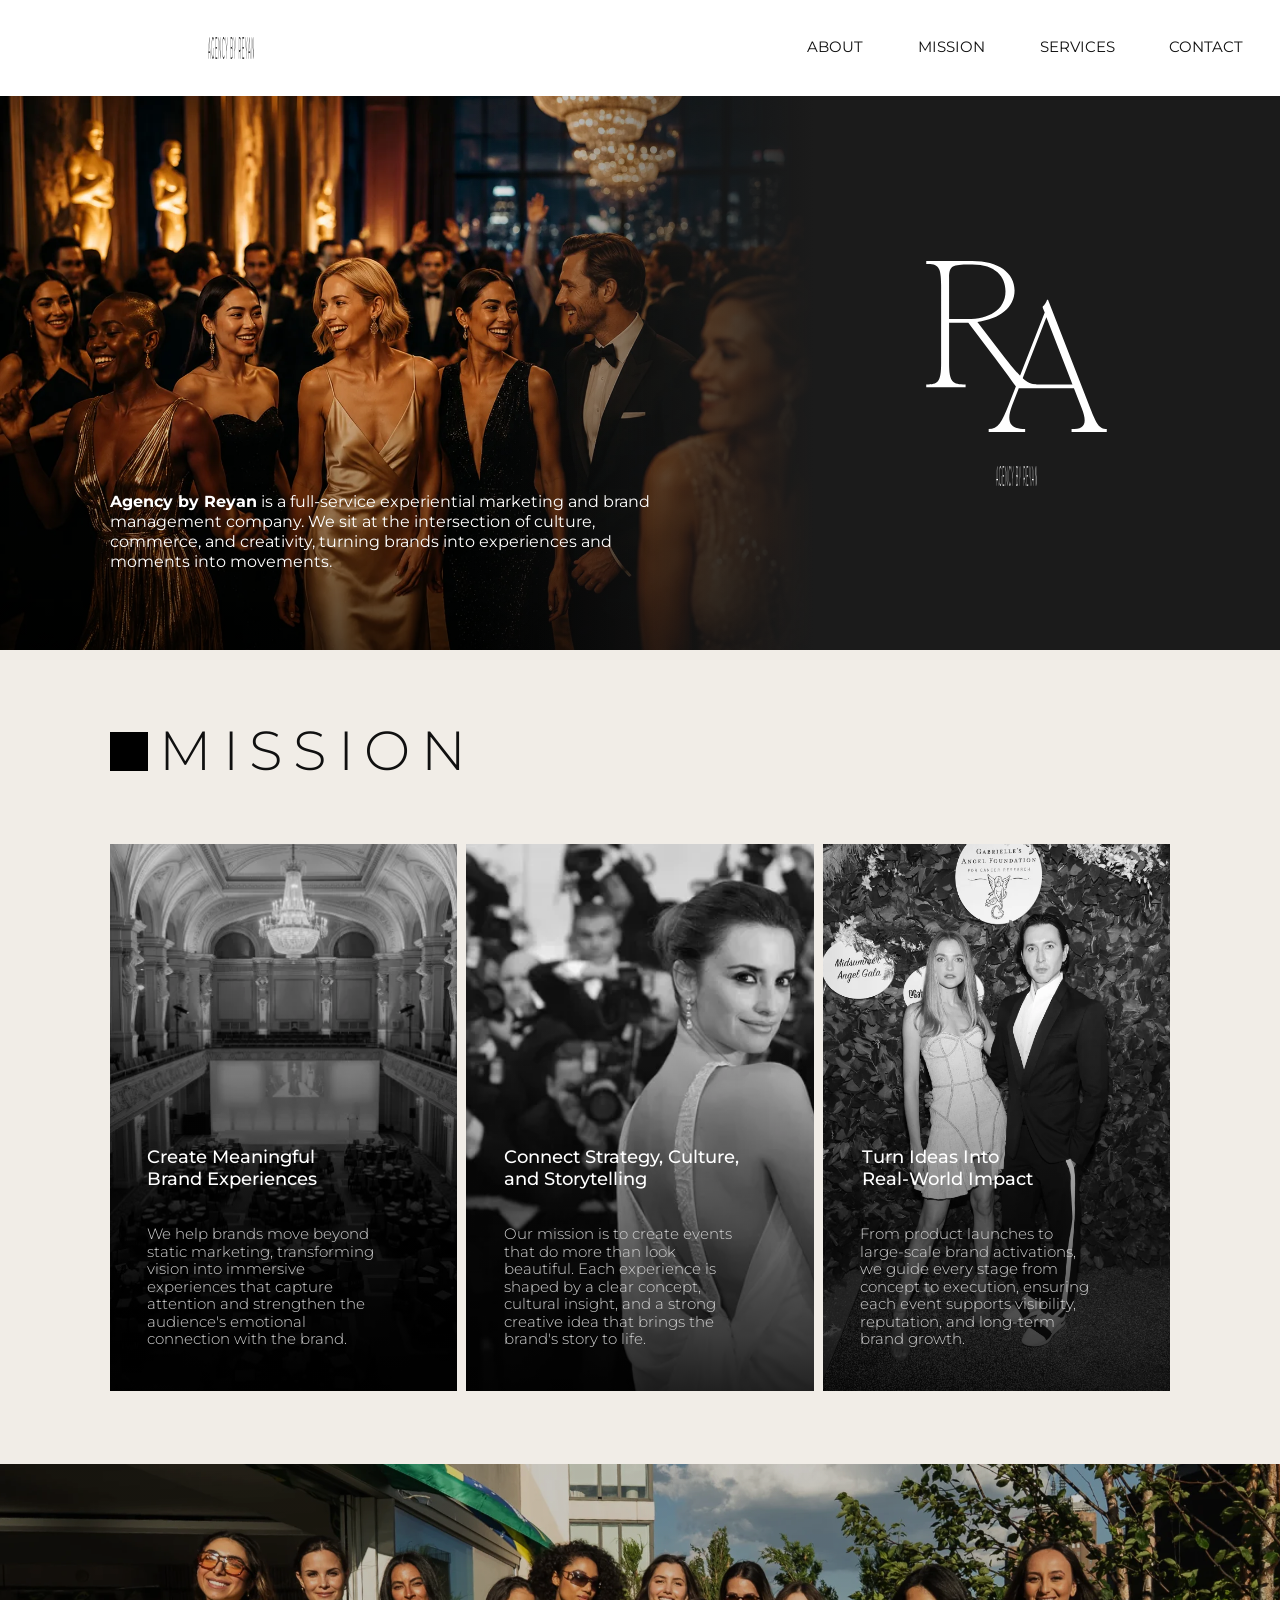
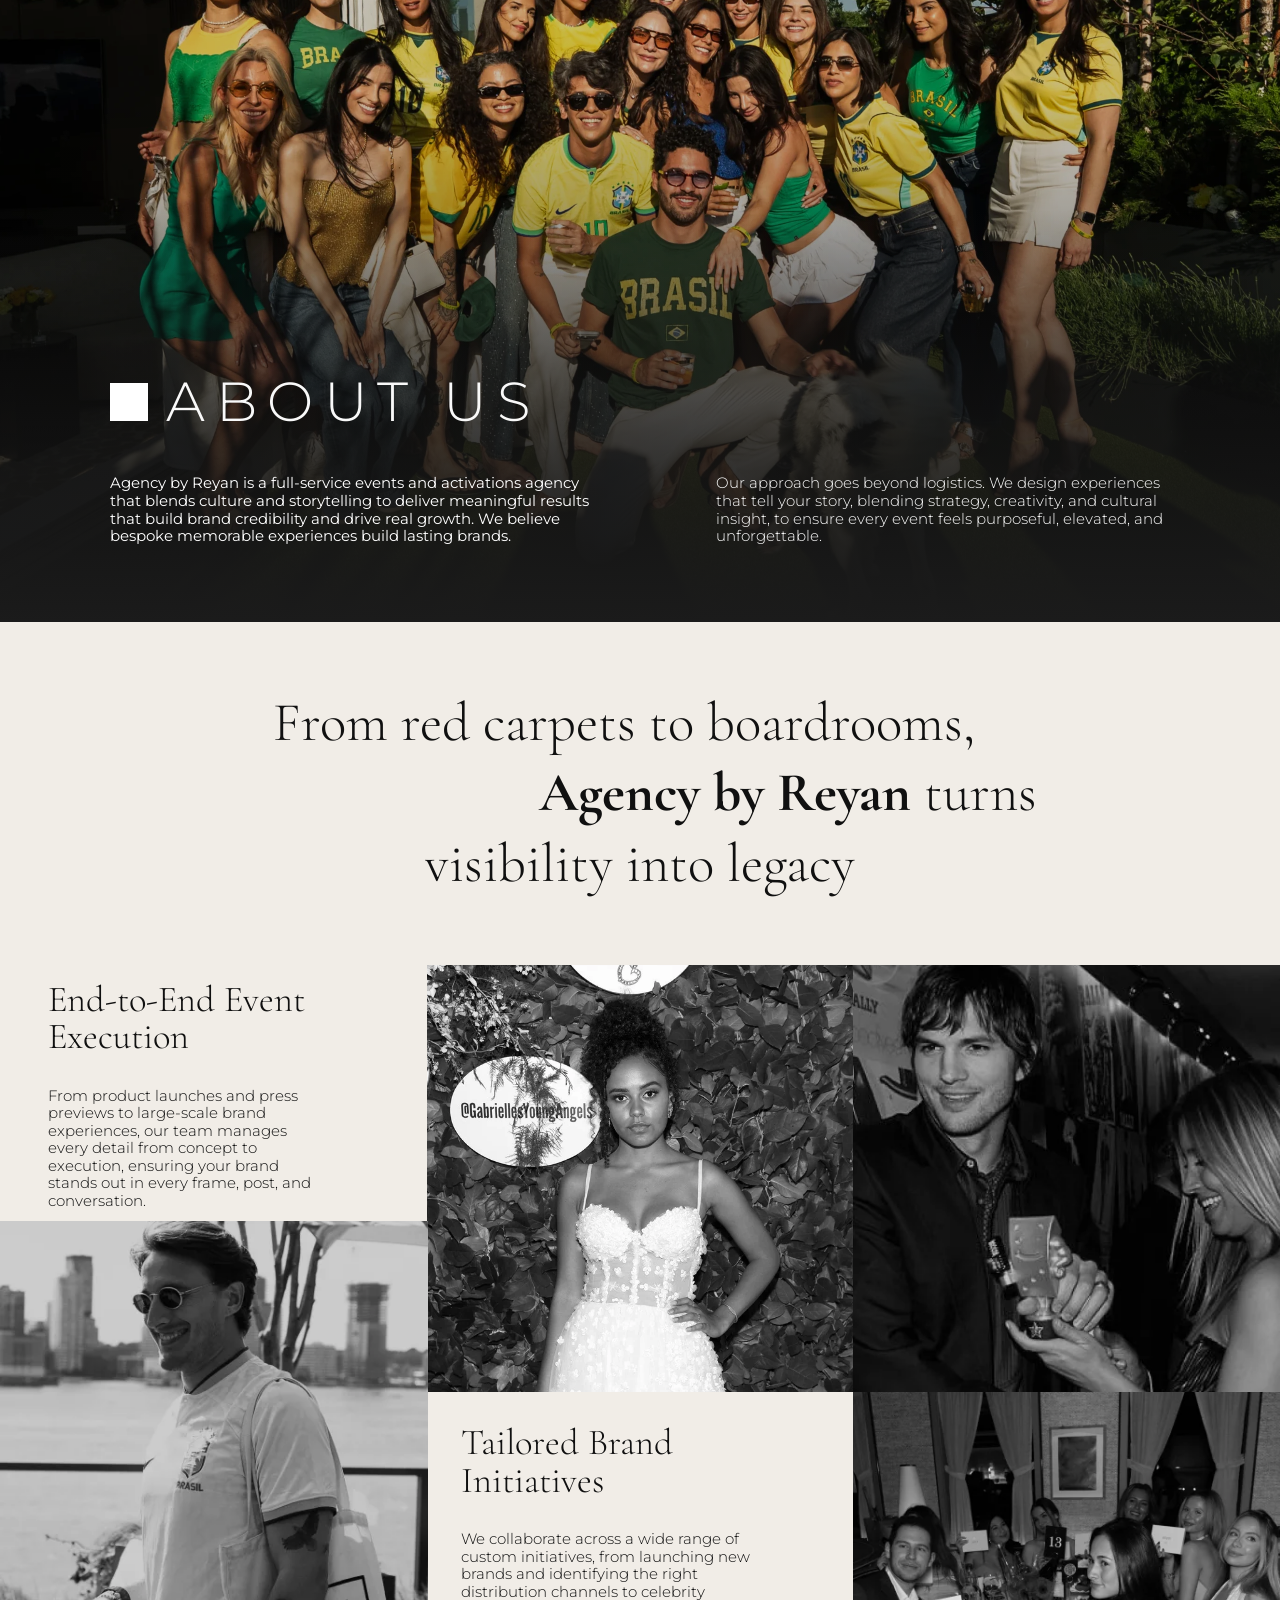
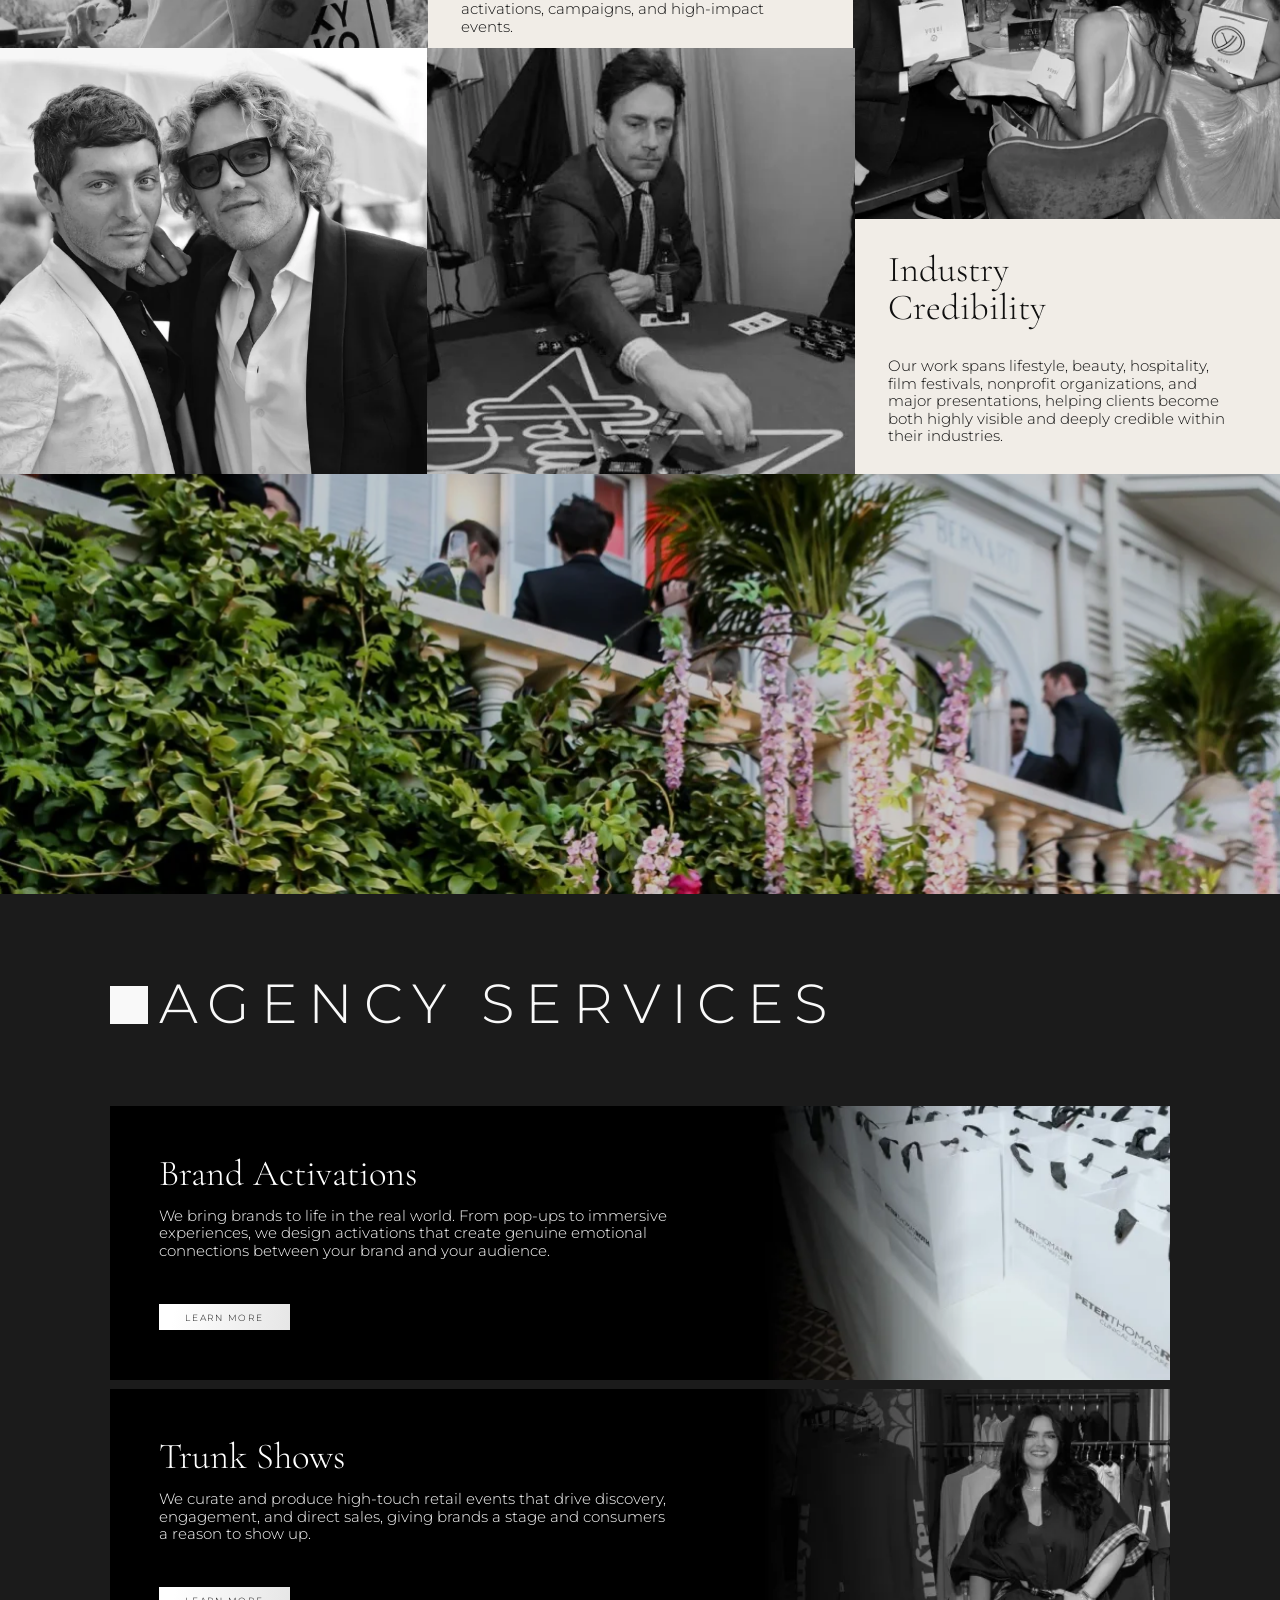
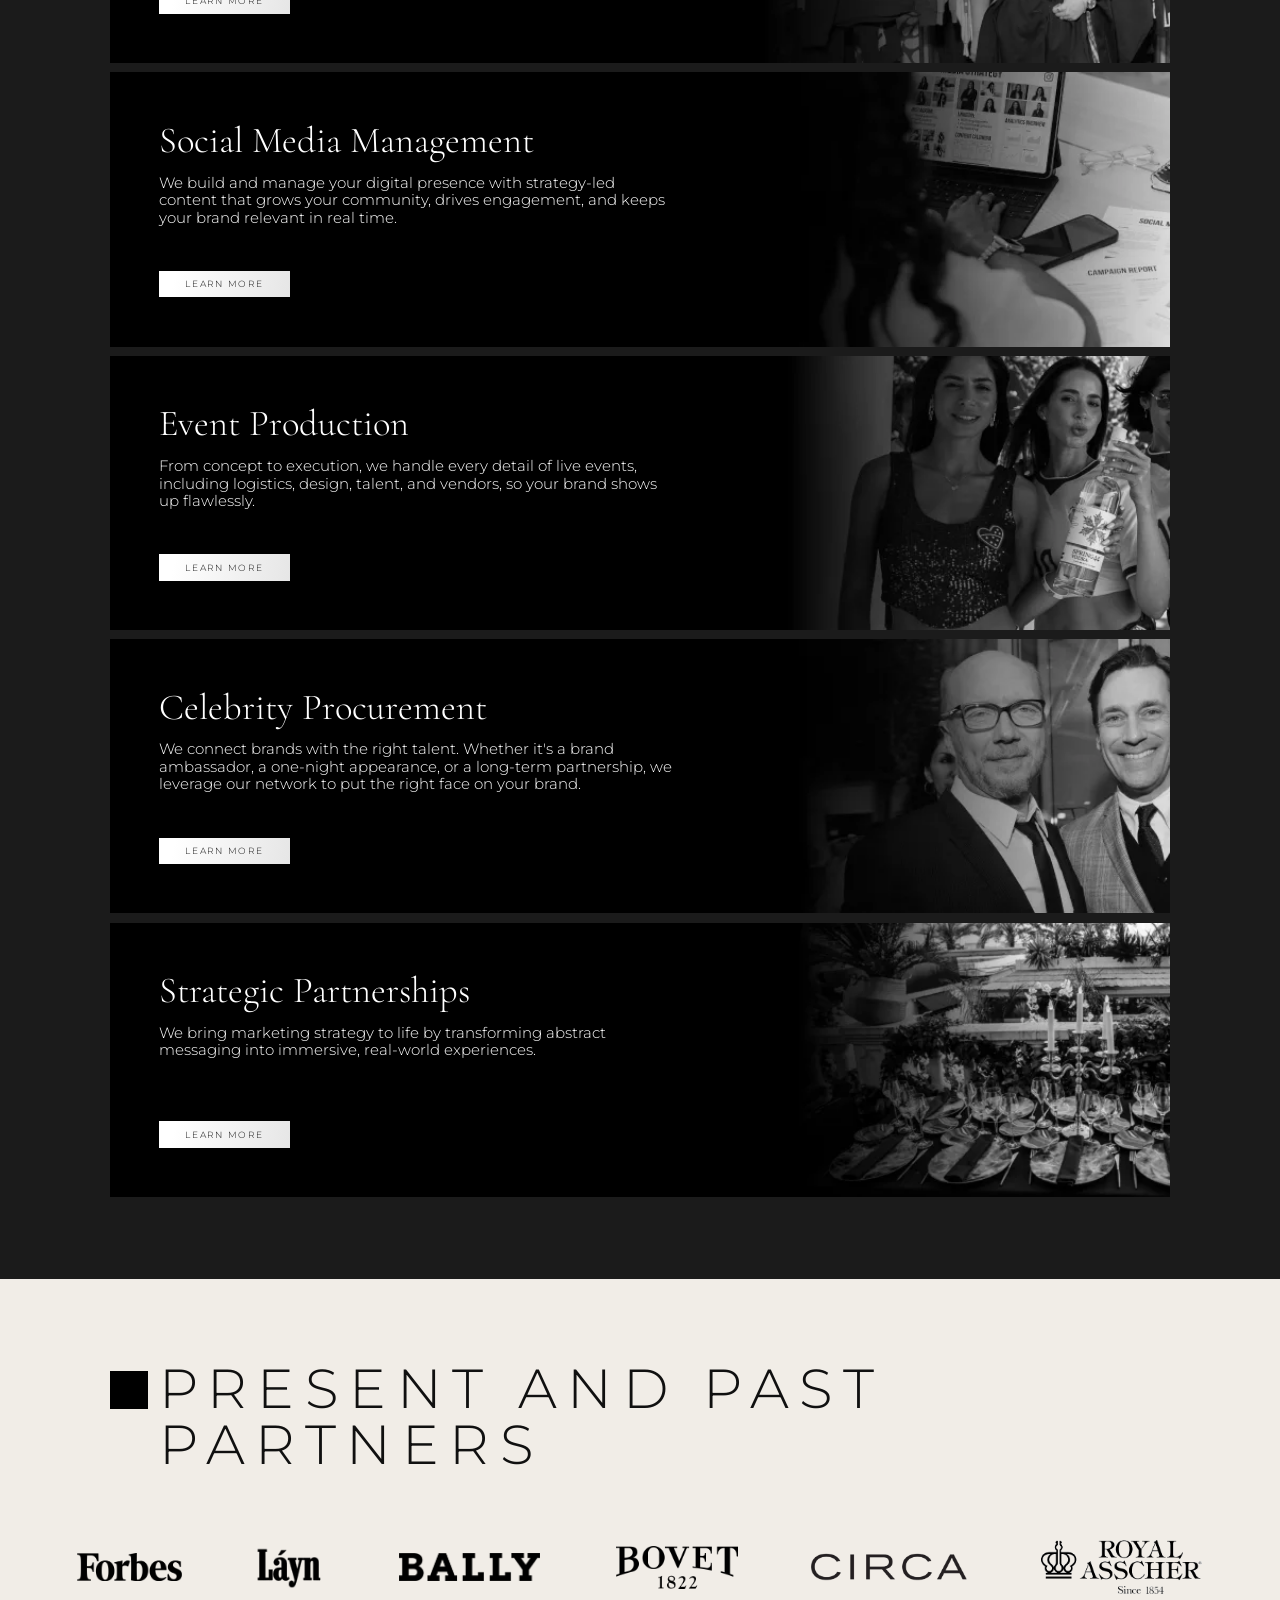
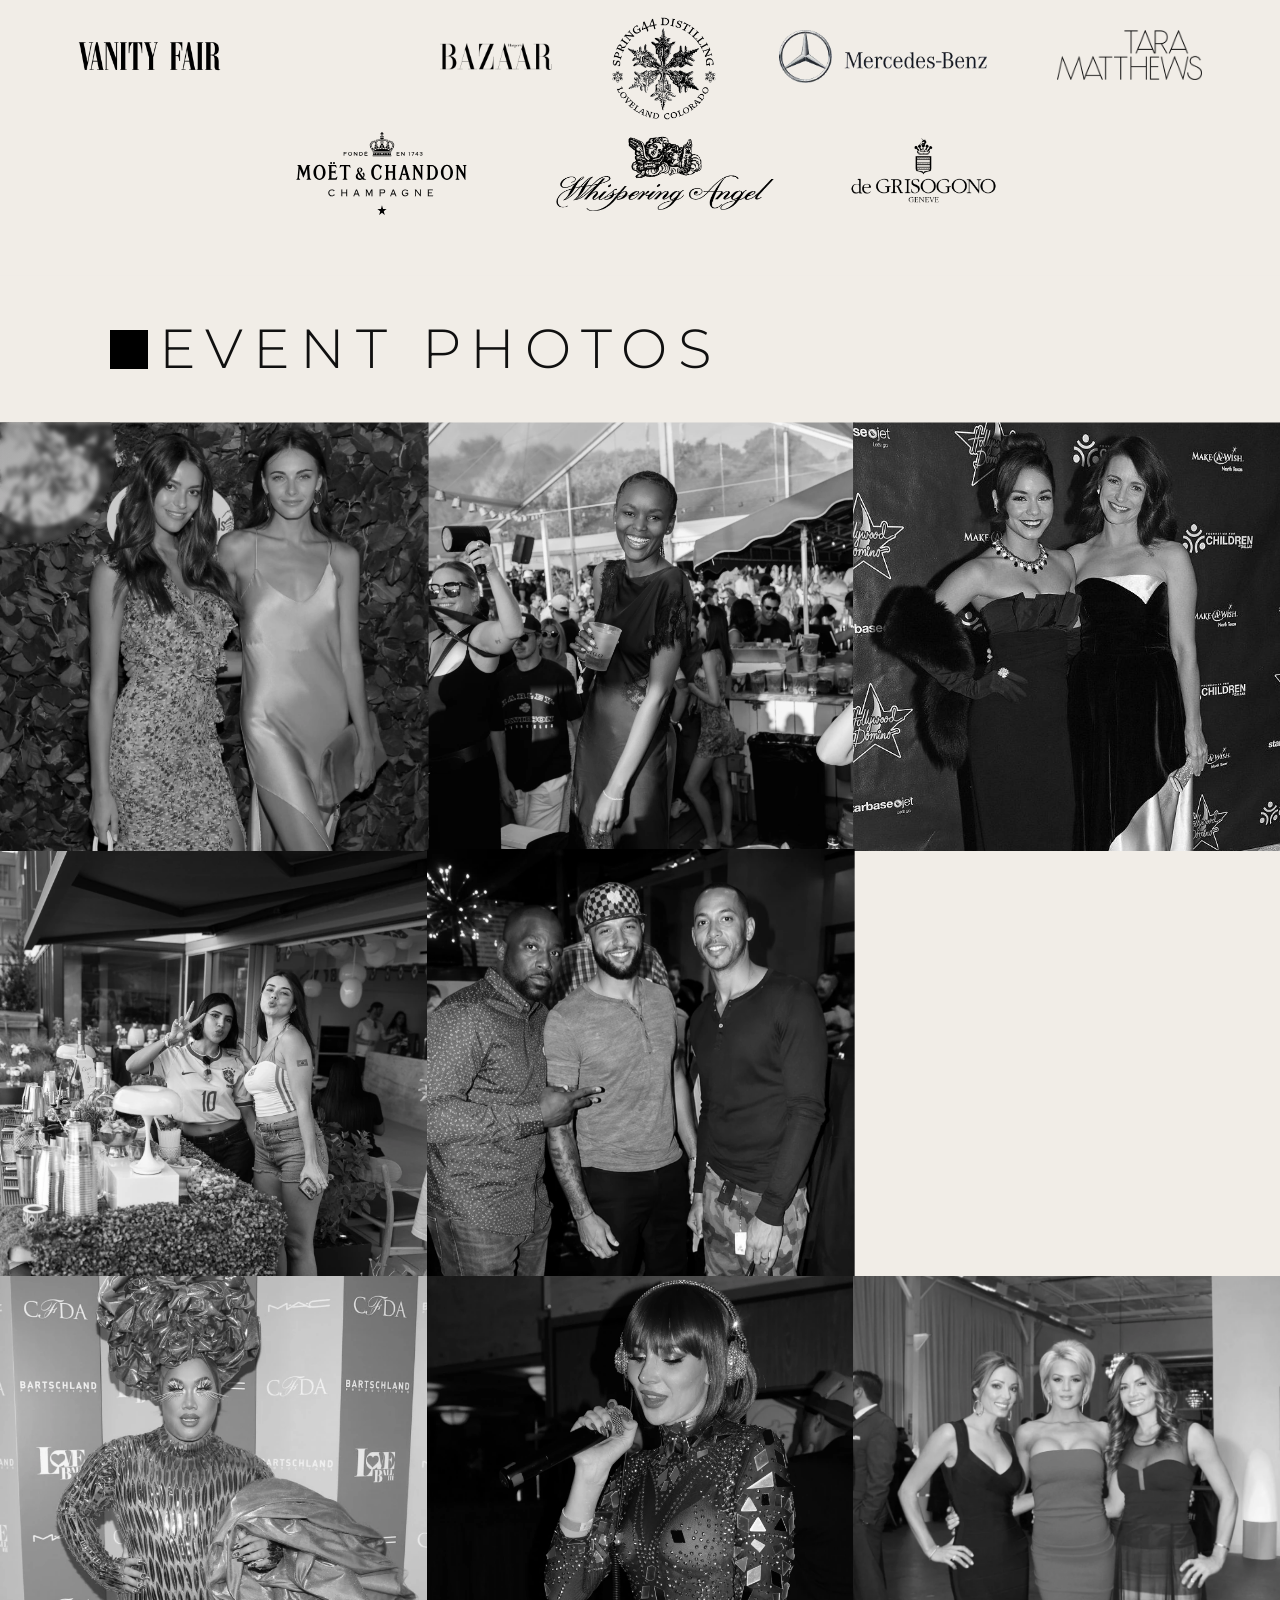
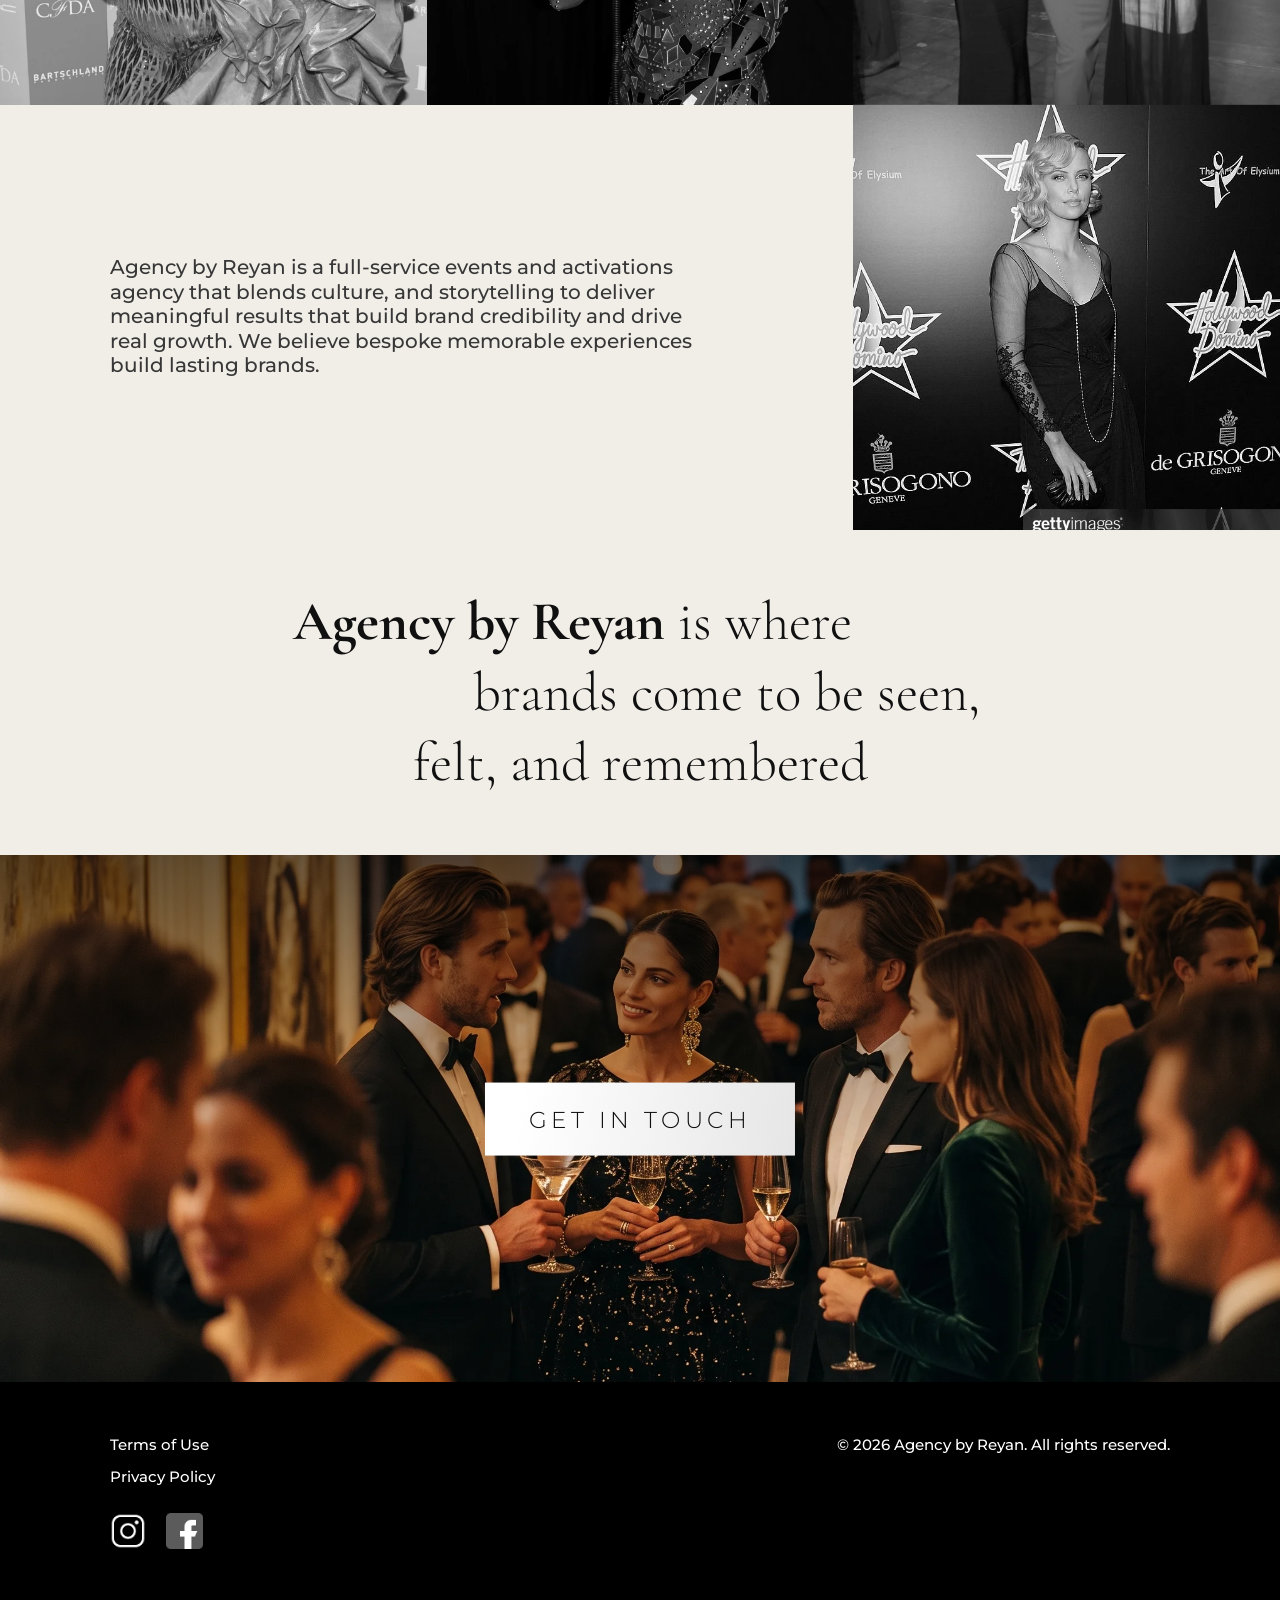
<file: index.html>
<!doctype html>
<html lang="en">
<head>
  <meta charset="UTF-8" />
  <meta name="viewport" content="width=device-width, initial-scale=1.0" />
  <title>Agency by Reyan | Experiential Marketing, Brand Activations & Event Production</title>
  <meta name="description" content="Agency by Reyan is a full-service experiential marketing and brand management agency specializing in brand activations, event production, strategic partnerships, social media management, and celebrity procurement." />
  <meta property="og:type" content="website" />
  <meta property="og:title" content="Agency by Reyan | Experiential Marketing & Brand Activations" />
  <meta property="og:description" content="We create high-impact brand activations, events, and strategic partnerships that connect culture, creativity, and commerce to help brands stand out and grow." />
  <meta property="og:image" content="assets/webp/about_bento_154.webp" />
  <meta property="og:image:url" content="assets/webp/about_bento_154.webp" />
  <meta property="og:image:secure_url" content="assets/webp/about_bento_154.webp" />
  <meta property="og:image:type" content="image/webp" />
  <meta property="og:image:width" content="761" />
  <meta property="og:image:height" content="829" />
  <meta property="og:image:alt" content="Agency by Reyan About Us event photo" />
  <meta name="twitter:card" content="summary_large_image" />
  <meta name="twitter:title" content="Agency by Reyan | Experiential Marketing & Brand Activations" />
  <meta name="twitter:description" content="Full-service agency for brand activations, event production, social media management, strategic partnerships, and celebrity procurement." />
  <meta name="twitter:image" content="assets/webp/about_bento_154.webp" />
  <meta name="twitter:image:alt" content="Agency by Reyan About Us event photo" />
  <link rel="icon" href="favicon.ico" sizes="any" />
  <link rel="shortcut icon" href="favicon.ico" />
  <link rel="icon" href="assets/favicon.svg" type="image/svg+xml" />
  <link rel="icon" href="assets/favicon-32x32.png" sizes="32x32" type="image/png" />
  <link rel="icon" href="assets/favicon-16x16.png" sizes="16x16" type="image/png" />
  <link rel="apple-touch-icon" href="assets/apple-touch-icon.png" sizes="180x180" />
  <link rel="preconnect" href="https://fonts.googleapis.com" />
  <link rel="preconnect" href="https://fonts.gstatic.com" crossorigin />
  <link href="https://fonts.googleapis.com/css2?family=Bodoni+Moda:opsz,wght@6..96,300;6..96,400;6..96,500&family=Cormorant+Garamond:wght@300;400;500;700&family=Montserrat:wght@300;400;500;700&display=swap" rel="stylesheet" />
  <link rel="preload" href="assets/webp/about_main.webp" as="image" type="image/webp" />
  <link rel="stylesheet" href="styles.css?v=20260805-1" />
</head>
<body>
  <main class="site" aria-label="Agency by Reyan homepage desktop layout">
    <section class="hero" id="home">
      <header class="hero-nav">
        <img class="logo-wordmark" src="assets/logo_wordmark.svg" alt="Agency by Reyan" />
        <button class="menu-toggle" type="button" aria-expanded="false" aria-controls="primary-navigation" aria-label="Open menu">
          <img src="assets/menu-line.svg" alt="" />
          <img src="assets/menu-line.svg" alt="" />
          <img src="assets/menu-line.svg" alt="" />
        </button>
        <nav id="primary-navigation">
          <a href="#about">About</a>
          <a href="#mission">Mission</a>
          <a href="#services">Services</a>
          <a href="#contact">Contact</a>
        </nav>
      </header>
      <div class="hero-media">
        <img src="assets/webp/about_main.webp" alt="Guests celebrating at a formal event" loading="eager" fetchpriority="high" decoding="async" />
      </div>
      <div class="hero-copy">
        <img class="hero-mark" src="assets/logo_mark.svg" alt="RA monogram" />
        <img class="hero-word" src="assets/logo_wordmark_dark.svg" alt="Agency by Reyan" />
      </div>
      <p class="hero-text"><strong>Agency by Reyan</strong> is a full-service experiential marketing and brand management company. We sit at the intersection of culture, commerce, and creativity, turning brands into experiences and moments into movements.</p>
    </section>

    <section class="mission" id="mission">
      <h2 class="section-title">MISSION</h2>
      <span class="title-block"></span>
      <div class="mission-grid">
        <article class="mission-card">
          <img src="assets/webp/mission_1.webp" alt="Fashion runway audience" loading="lazy" decoding="async" />
          <h3>Create Meaningful Brand Experiences</h3>
          <p>We help brands move beyond static marketing, transforming vision into immersive experiences that capture attention and strengthen the audience's emotional connection with the brand.</p>
        </article>
        <article class="mission-card">
          <img src="assets/webp/mission_2.webp" alt="People networking at a bar" loading="lazy" decoding="async" />
          <h3>Connect Strategy, Culture, and Storytelling</h3>
          <p>Our mission is to create events that do more than look beautiful. Each experience is shaped by a clear concept, cultural insight, and a strong creative idea that brings the brand's story to life.</p>
        </article>
        <article class="mission-card">
          <img src="assets/webp/mission_3.webp" alt="Guests at a luxury event" loading="lazy" decoding="async" />
          <h3>Turn Ideas Into Real-World Impact</h3>
          <p>From product launches to large-scale brand activations, we guide every stage from concept to execution, ensuring each event supports visibility, reputation, and long-term brand growth.</p>
        </article>
      </div>
    </section>

    <section class="about" id="about">
      <h2 class="section-title">ABOUT US</h2>
      <span class="title-block"></span>
      <div class="about-grid">
        <div class="about-copy">
          <p class="about-p1">Agency by Reyan is a full-service events and activations agency that blends culture and storytelling to deliver meaningful results that build brand credibility and drive real growth. We believe bespoke memorable experiences build lasting brands.</p>
          <p class="about-p2">Our approach goes beyond logistics. We design experiences that tell your story, blending strategy, creativity, and cultural insight, to ensure every event feels purposeful, elevated, and unforgettable. </p>
        </div>
        <div class="about-photo-frame">
          <img src="assets/about_figma.webp" alt="Guests at an Agency by Reyan event" loading="lazy" decoding="async" />
        </div>
      </div>
    </section>

    <section class="quote-band node212">
      <p><span>From red carpets</span> <span>to boardrooms,</span></p>
      <p><span><strong>Agency</strong></span> <span><strong>by Reyan</strong> turns</span></p>
      <p><span>visibility into</span> <span>legacy</span></p>
    </section>

    <section class="bento131">
      <div class="bento-card text-card">
        <h3>End-to-End Event Execution</h3>
        <p>From product launches and press previews to large-scale brand experiences, our team manages every detail from concept to execution, ensuring your brand stands out in every frame, post, and conversation.</p>
      </div>
      <img src="assets/bento_end_to_end.webp" alt="Guests at a formal event" loading="lazy" decoding="async" />
      <img src="assets/webp/bento_159.webp" alt="Bento photo" loading="lazy" decoding="async" />
      <img src="assets/webp/bento_138.webp" alt="Bento photo" loading="lazy" decoding="async" />
      <div class="bento-card text-card">
        <h3>Tailored Brand Initiatives</h3>
        <p>We collaborate across a wide range of custom initiatives, from launching new brands and identifying the right distribution channels to celebrity activations, campaigns, and high-impact events.</p>
      </div>
      <img src="assets/webp/bento_163.webp" alt="Bento photo" loading="lazy" decoding="async" />
      <img src="assets/webp/bento_142.webp" alt="Bento photo" loading="lazy" decoding="async" />
      <img src="assets/webp/bento_150.webp" alt="Bento photo" loading="lazy" decoding="async" />
      <div class="bento-card text-card">
        <h3>Industry Credibility</h3>
        <p>Our work spans lifestyle, beauty, hospitality, film festivals, nonprofit organizations, and major presentations, helping clients become both highly visible and deeply credible within their industries.</p>
      </div>
      <img class="bento-wide" src="assets/webp/bento_154.webp" alt="Group event" loading="lazy" decoding="async" />
    </section>

    <section class="services" id="services">
      <h2 class="section-title">AGENCY SERVICES</h2>
      <span class="title-block"></span>
      <article class="service" style="--bg:url('assets/webp/service_66.webp');--mobile-bg:url('assets/webp/service_mobile_1.webp')">
        <h3><span>Brand</span> <span>Activations</span></h3>
        <p>We bring brands to life in the real world. From pop-ups to immersive experiences, we design activations that create genuine emotional connections between your brand and your audience.</p>
        <a class="service-link" href="#contact" data-service="Brand Activations">Learn more</a>
      </article>
      <article class="service" style="--bg:url('assets/webp/service_72.webp');--mobile-bg:url('assets/webp/service_2.webp')">
        <h3><span>Trunk</span> <span>Shows</span></h3>
        <p>We curate and produce high-touch retail events that drive discovery, engagement, and direct sales, giving brands a stage and consumers a reason to show up.</p>
        <a class="service-link" href="#contact" data-service="Trunk Shows">Learn more</a>
      </article>
      <article class="service" style="--bg:url('assets/webp/service_77.webp');--mobile-bg:url('assets/webp/service_3.webp')">
        <h3><span>Social Media</span> <span>Management</span></h3>
        <p>We build and manage your digital presence with strategy-led content that grows your community, drives engagement, and keeps your brand relevant in real time.</p>
        <a class="service-link" href="#contact" data-service="Social Media Management">Learn more</a>
      </article>
      <article class="service" style="--bg:url('assets/webp/service_82.webp');--mobile-bg:url('assets/webp/service_4.webp');--mobile-position:center 18%">
        <h3><span>Event</span> <span>Production</span></h3>
        <p>From concept to execution, we handle every detail of live events, including logistics, design, talent, and vendors, so your brand shows up flawlessly.</p>
        <a class="service-link" href="#contact" data-service="Event Production">Learn more</a>
      </article>
      <article class="service" style="--bg:url('assets/webp/service_87.webp');--mobile-bg:url('assets/webp/service_5.webp')">
        <h3><span>Celebrity</span> <span>Procurement</span></h3>
        <p>We connect brands with the right talent. Whether it's a brand ambassador, a one-night appearance, or a long-term partnership, we leverage our network to put the right face on your brand.</p>
        <a class="service-link" href="#contact" data-service="Celebrity Procurement">Learn more</a>
      </article>
      <article class="service" style="--bg:url('assets/webp/service_92.webp');--mobile-bg:url('assets/webp/service_6.webp')">
        <h3><span>Strategic</span> <span>Partnerships</span></h3>
        <p>We bring marketing strategy to life by transforming abstract messaging into immersive, real-world experiences.</p>
        <a class="service-link" href="#contact" data-service="Strategic Partnerships">Learn more</a>
      </article>
    </section>

    <div class="collection-heading partners-heading">
      <span class="title-block"></span>
      <h2 class="section-title">PRESENT AND PAST PARTNERS</h2>
    </div>

    <section class="logos220">
      <img src="assets/webp/logos_forbes.webp" alt="Forbes" loading="lazy" decoding="async" />
      <img src="assets/partner_layn_transparent.webp" alt="Layn" loading="lazy" decoding="async" />
      <img src="assets/partner_bally_transparent.webp" alt="Bally" loading="lazy" decoding="async" />
      <img src="assets/webp/logos_bovet.webp" alt="Bovet" loading="lazy" decoding="async" />
      <img src="assets/partner_circa_transparent.webp" alt="Circa" loading="lazy" decoding="async" />
      <img src="assets/partner_royal_asscher_transparent.webp" alt="Royal Asscher" loading="lazy" decoding="async" />
      <img src="assets/webp/logos_vanity.webp" alt="Vanity Fair" loading="lazy" decoding="async" />
      <img src="assets/webp/logos_royal.webp" alt="Hollywood Domino" loading="lazy" decoding="async" />
      <img src="assets/webp/logos_harpers.webp" alt="Harper's Bazaar" loading="lazy" decoding="async" />
      <img src="assets/partner_spring44_transparent.webp" alt="Spring44 Distilling" loading="lazy" decoding="async" />
      <img src="assets/partner_mercedes_transparent.webp" alt="Mercedes-Benz" loading="lazy" decoding="async" />
      <img src="assets/webp/logos_tm.webp" alt="Aspen Spring Distilling" loading="lazy" decoding="async" />
      <img src="assets/logos_moet.svg" alt="Moet and Chandon" loading="lazy" decoding="async" />
      <img src="assets/partner_whisper_transparent.webp" alt="Whispering Angel" loading="lazy" decoding="async" />
      <img src="assets/webp/logos_circa.webp" alt="de GRISOGONO" loading="lazy" decoding="async" />
    </section>

    <div class="collection-heading gallery-heading">
      <span class="title-block"></span>
      <h2 class="section-title">EVENT PHOTOS</h2>
    </div>

    <section class="style168">
      <div class="style168-grid">
        <img src="assets/event_01.webp" alt="Event gallery" loading="lazy" decoding="async" />
        <img src="assets/event_02.webp" alt="Event gallery" loading="lazy" decoding="async" />
        <img src="assets/event_03.webp" alt="Event gallery" loading="lazy" decoding="async" />
        <img src="assets/event_04.webp" alt="Event gallery" loading="lazy" decoding="async" />
        <img src="assets/event_05.webp" alt="Event gallery" loading="lazy" decoding="async" />
        <img src="assets/event_06.webp" alt="Event gallery" loading="lazy" decoding="async" />
        <img src="assets/event_07.webp" alt="Event gallery" loading="lazy" decoding="async" />
        <img src="assets/event_08.webp" alt="Event gallery" loading="lazy" decoding="async" />
        <img src="assets/event_09.webp" alt="Event gallery" loading="lazy" decoding="async" />
        <img src="assets/event_10.webp" alt="Event gallery" loading="lazy" decoding="async" />
      </div>
      <p class="style168-text">Agency by Reyan is a full-service events and activations agency that blends culture, and storytelling to deliver meaningful results that build brand credibility and drive real growth. We believe bespoke memorable experiences build lasting brands.</p>
    </section>

    <section class="quote-band node216">
      <p><strong><span>Agency by Reyan</span></strong> <span>is where</span></p>
      <p><span>brands come</span> <span>to be seen,</span></p>
      <p><span>felt, and</span> <span>remembered</span></p>
    </section>

    <section class="cta1318" id="contact">
      <div class="cta1318-bg">
        <img src="assets/webp/cta_bg1.webp" alt="Evening reception" loading="lazy" decoding="async" />
        <img src="assets/webp/cta_bg2.webp" alt="Guests networking" loading="lazy" decoding="async" />
        <img class="cta-mobile-bg" src="assets/mobile_cta.webp" alt="Guests at an Agency by Reyan evening event" loading="lazy" decoding="async" />
      </div>
      <div class="cta1318-overlay"></div>
      <button class="cta1318-button" type="button" data-open-contact>GET IN TOUCH</button>
    </section>

    <footer class="footer1323">
      <div class="footer1323-left">
        <div class="footer-link-list">
          <a href="terms.html">Terms of Use</a>
          <a href="privacy.html">Privacy Policy</a>
        </div>
        <div class="footer-social">
          <a href="https://www.instagram.com/agencybyreyan" target="_blank" rel="noopener noreferrer" aria-label="Agency by Reyan on Instagram">
            <img src="assets/webp/footer_instagram.webp" alt="Instagram" loading="lazy" decoding="async" />
          </a>
          <img src="assets/webp/footer_facebook.webp" alt="Facebook" loading="lazy" decoding="async" />
        </div>
      </div>
      <p class="footer1323-right">© 2026 Agency by Reyan. All rights reserved.</p>
    </footer>
  </main>

  <dialog class="contact-dialog" id="contact-dialog" aria-labelledby="contact-title">
    <div class="dialog-shell">
      <button class="dialog-close" type="button" data-close-dialog aria-label="Close contact form">×</button>
      <img class="dialog-logo" src="assets/logo_wordmark_dark.svg" alt="Agency by Reyan" />
      <h2 id="contact-title">Get in touch</h2>
      <form class="contact-form" id="contact-form" action="https://formsubmit.co/agencybyreyan@gmail.com" method="POST">
        <input type="hidden" name="_subject" value="New Agency by Reyan enquiry" />
        <input type="hidden" name="_template" value="table" />
        <input type="text" name="_honey" tabindex="-1" autocomplete="off" hidden />
        <input type="hidden" name="tracking" id="form-tracking" value="" />
        <label>
          <span>Full name</span>
          <input type="text" name="fullName" autocomplete="name" required />
        </label>
        <label>
          <span>Cellphone</span>
          <input type="tel" name="cellphone" autocomplete="tel" required />
        </label>
        <label>
          <span>Service</span>
          <select name="service" required>
            <option value="" selected disabled>Select a service</option>
            <option>Brand Activations</option>
            <option>Trunk Shows</option>
            <option>Social Media Management</option>
            <option>Event Production</option>
            <option>Celebrity Procurement</option>
            <option>Strategic Partnerships</option>
          </select>
        </label>
        <label>
          <span>Comments</span>
          <textarea name="comments" rows="4"></textarea>
        </label>
        <button class="form-submit" type="submit">Submit</button>
      </form>
    </div>
  </dialog>

  <dialog class="success-dialog" id="success-dialog" aria-labelledby="success-title">
    <div class="dialog-shell success-shell">
      <button class="dialog-close" type="button" data-close-dialog aria-label="Close confirmation">×</button>
      <img class="success-logo" src="assets/logo_wordmark_dark.svg" alt="Agency by Reyan" />
      <p id="success-title">We'll be in touch with you soon</p>
    </div>
  </dialog>
  <script src="script.js?v=20260805-1" defer></script>
</body>
</html>
</file>
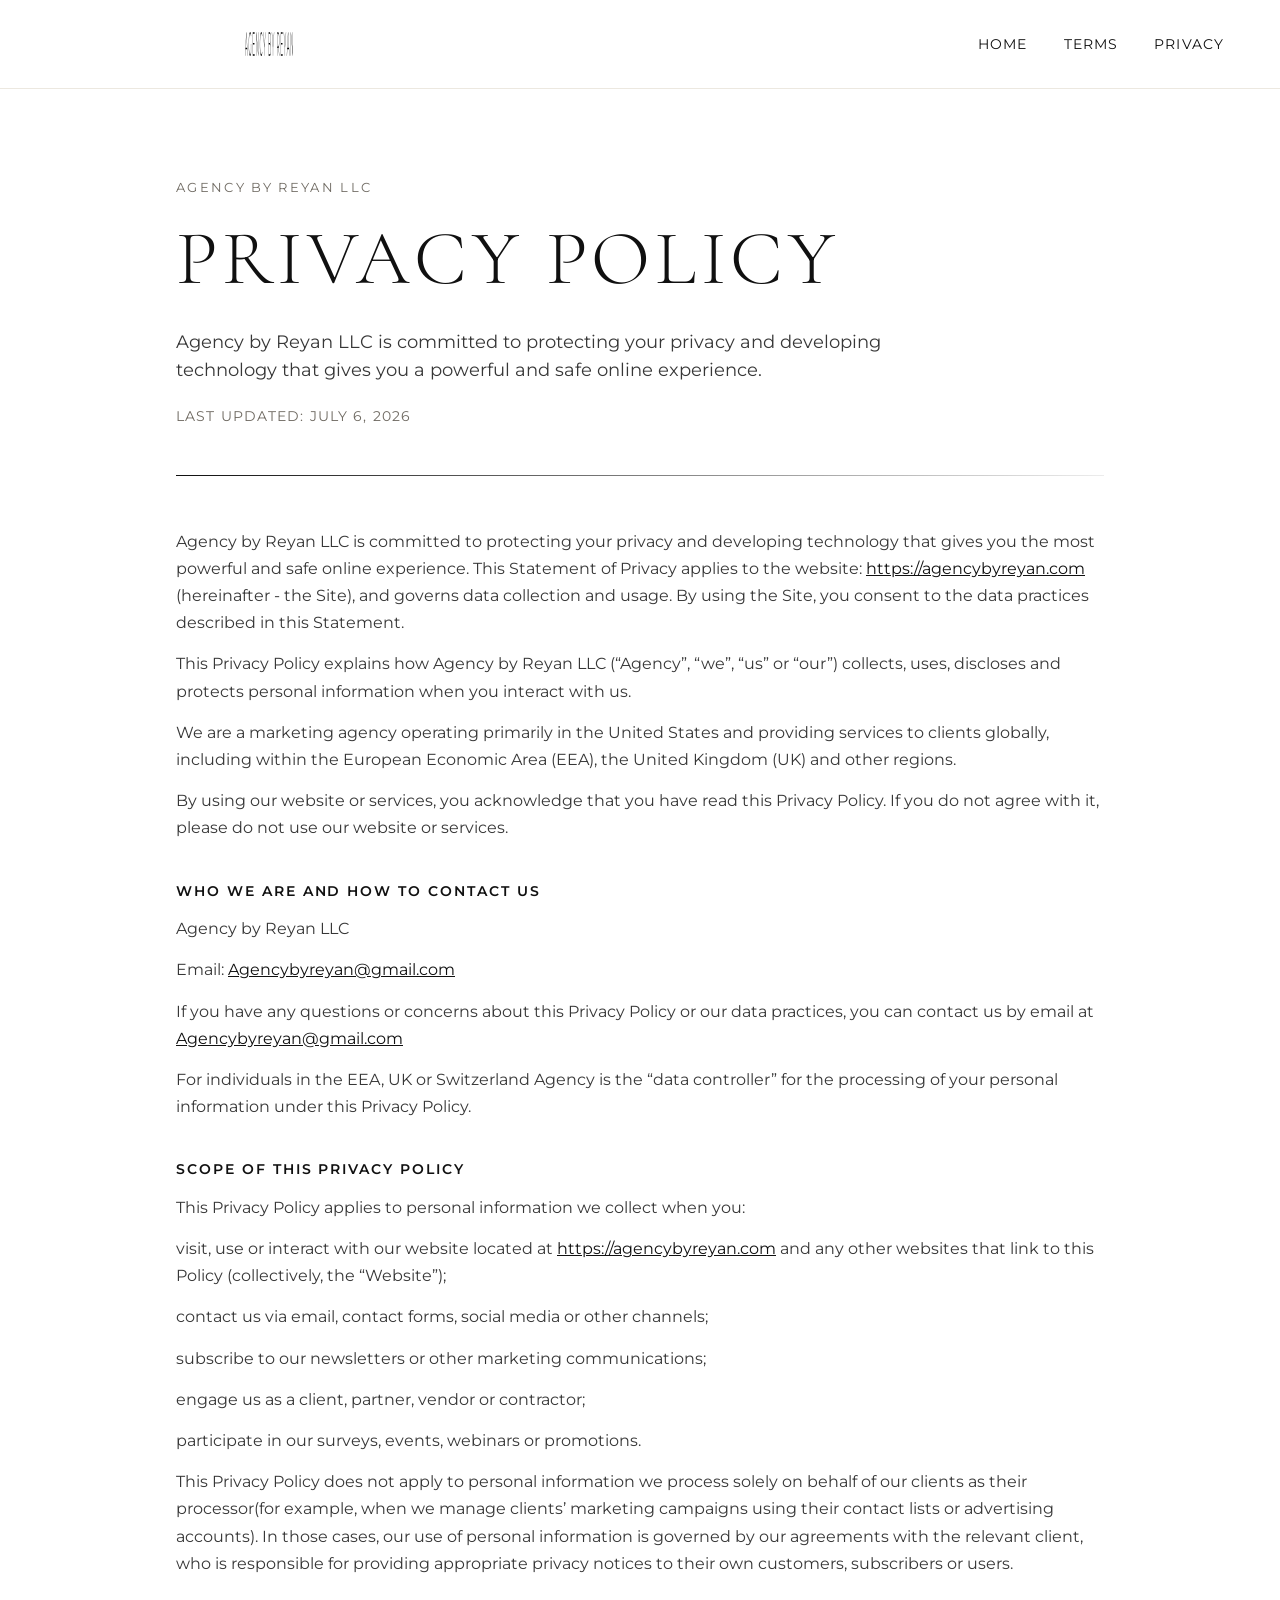
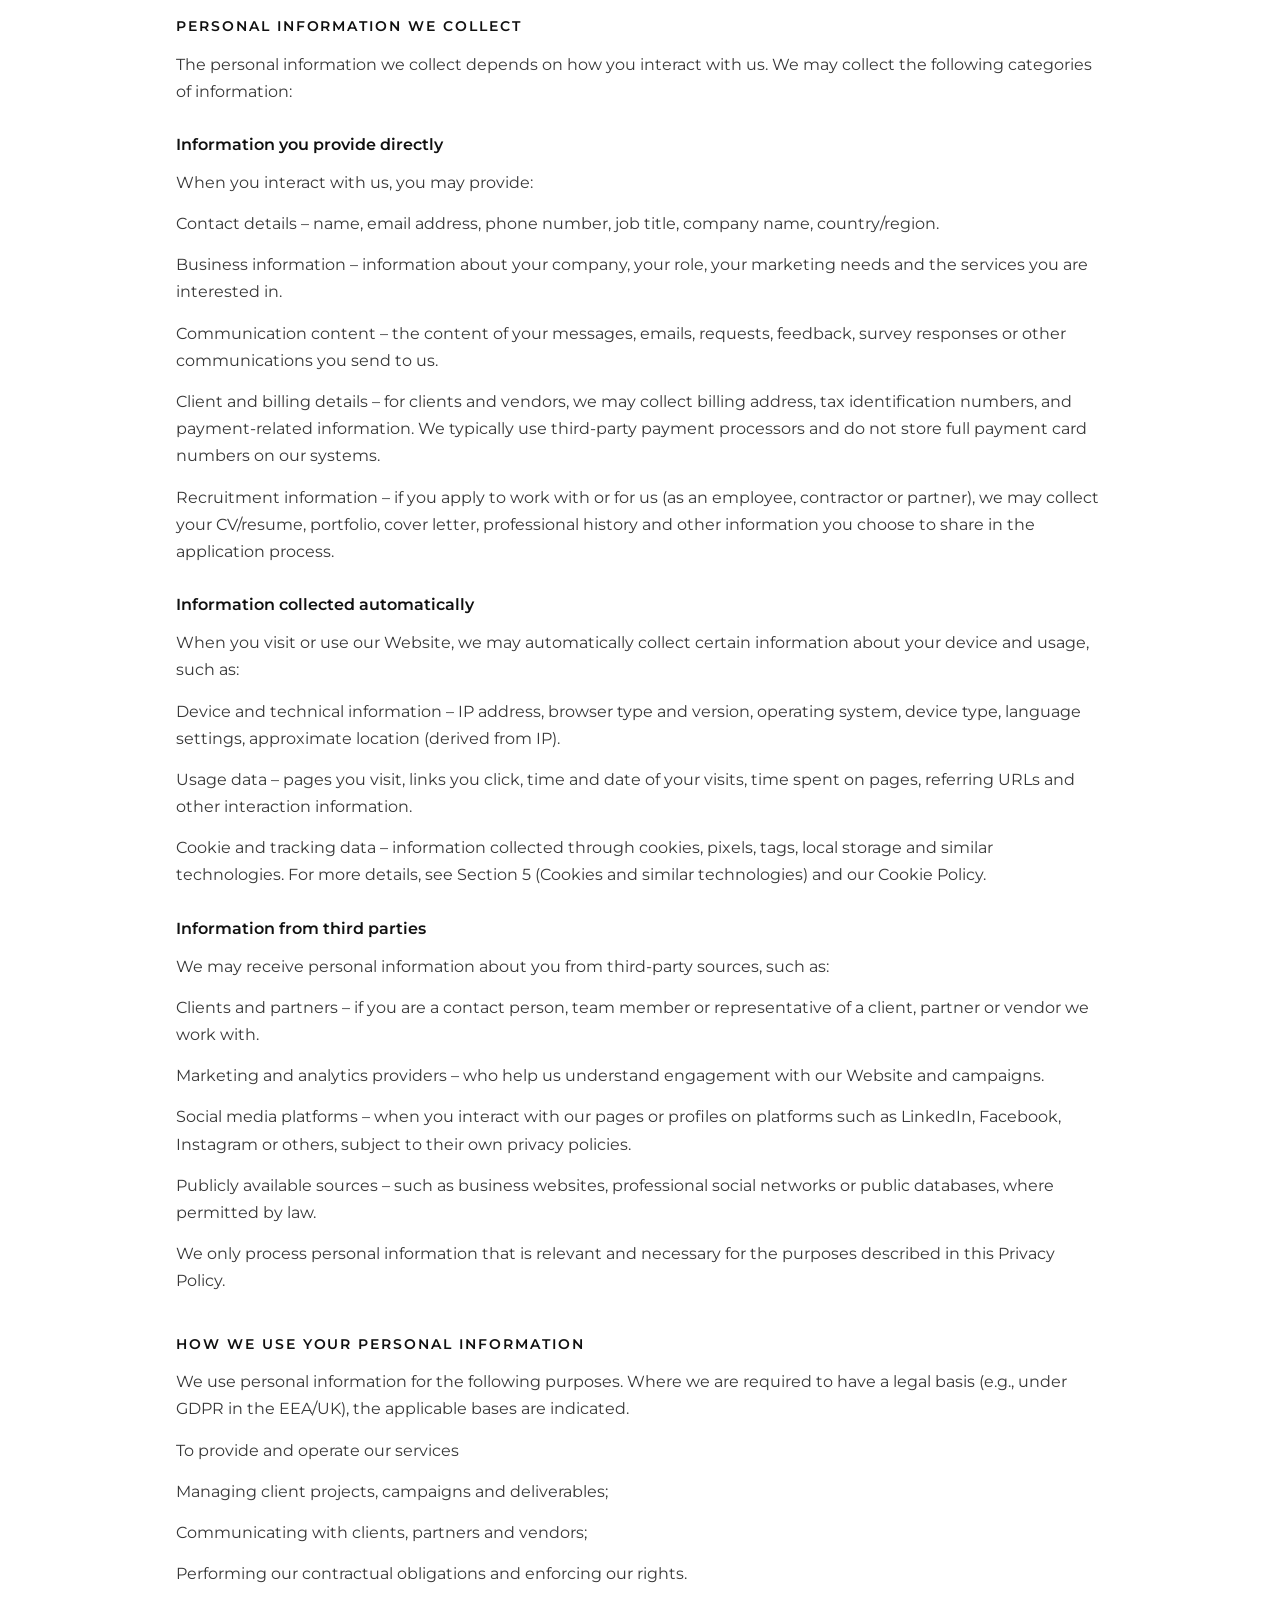
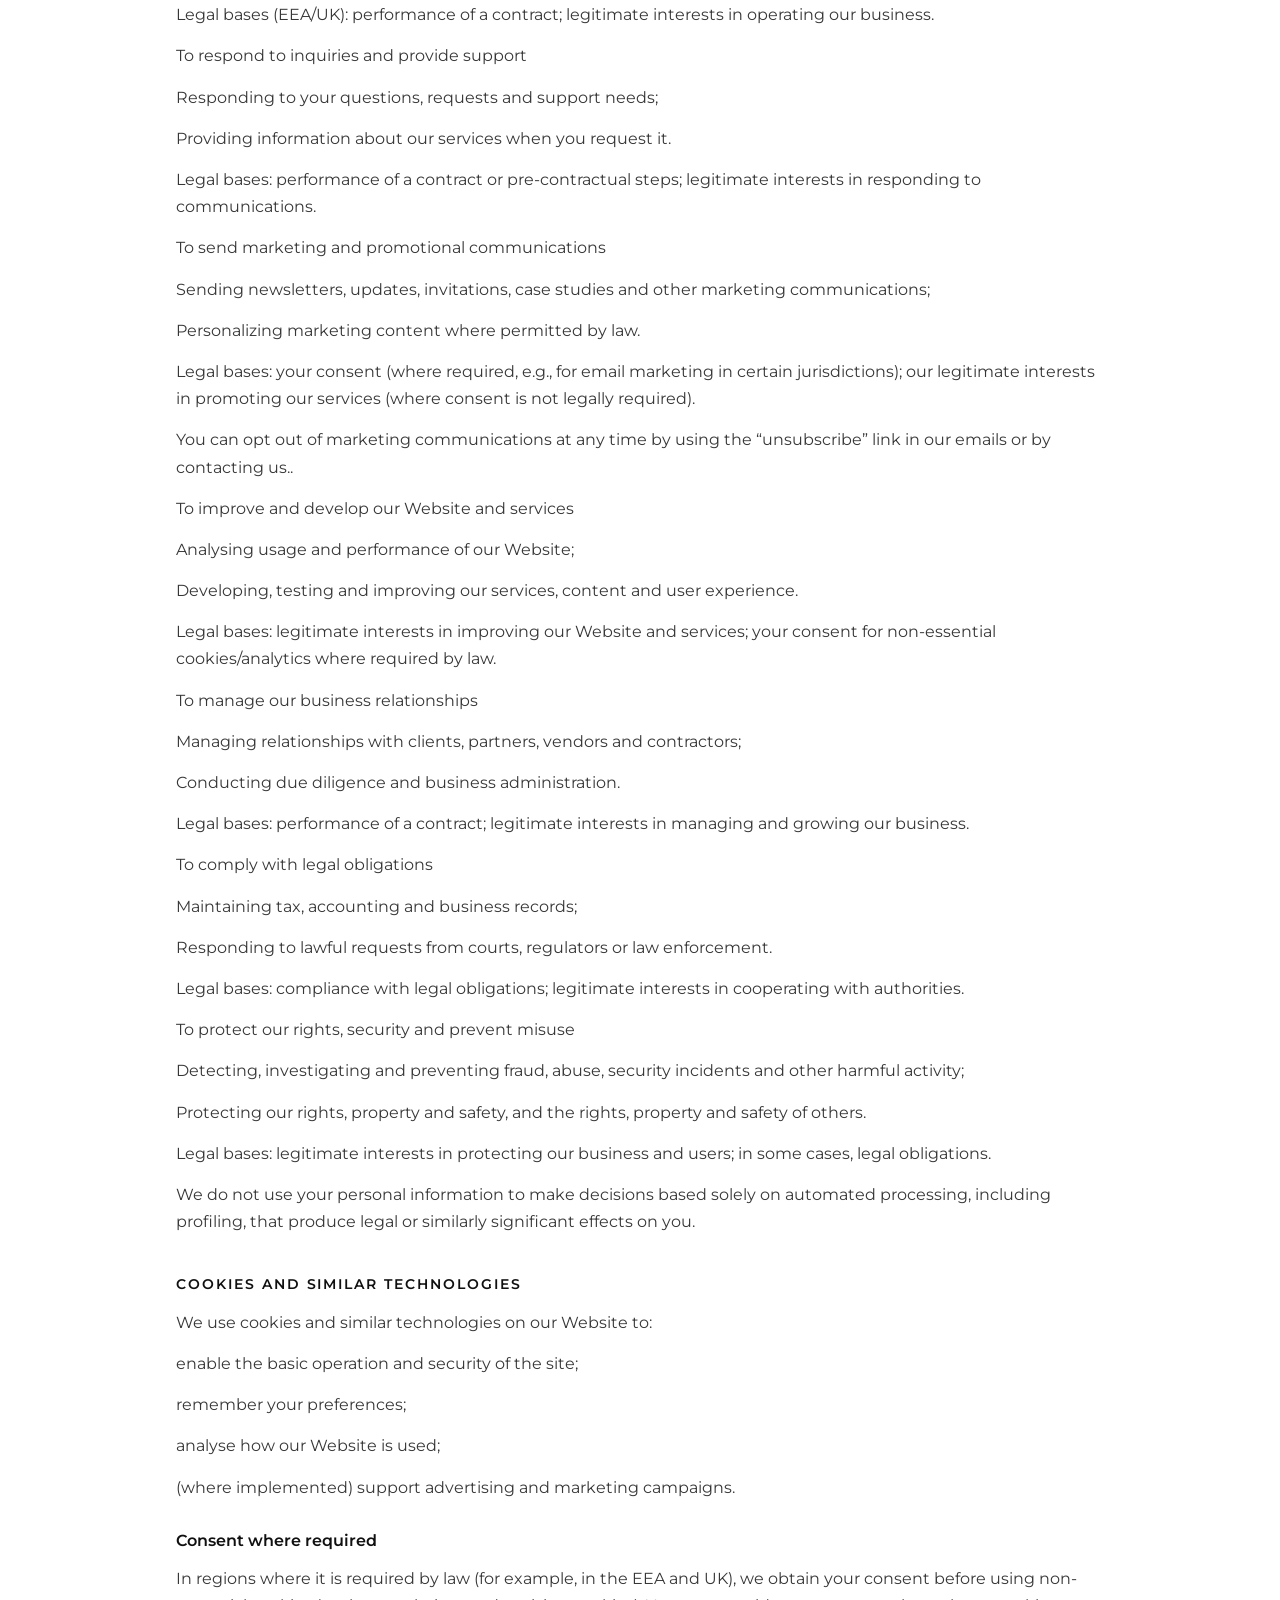
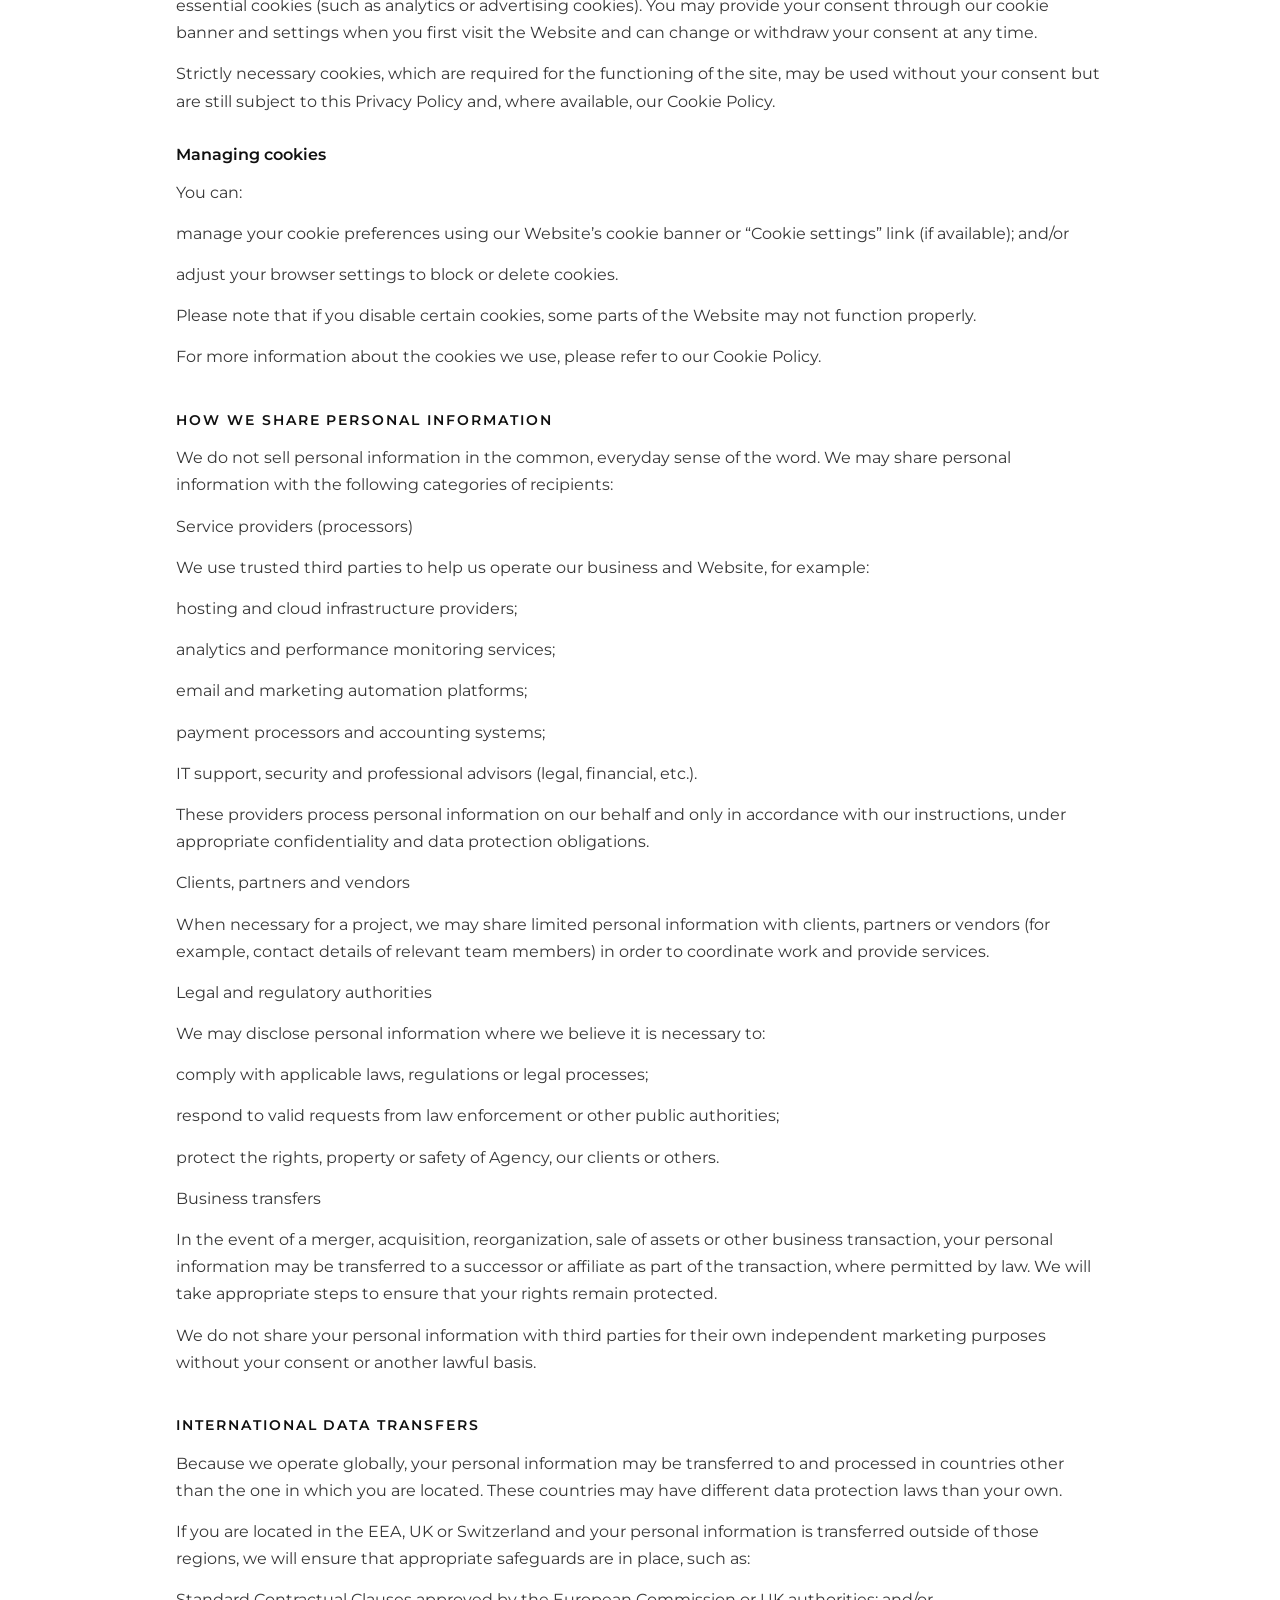
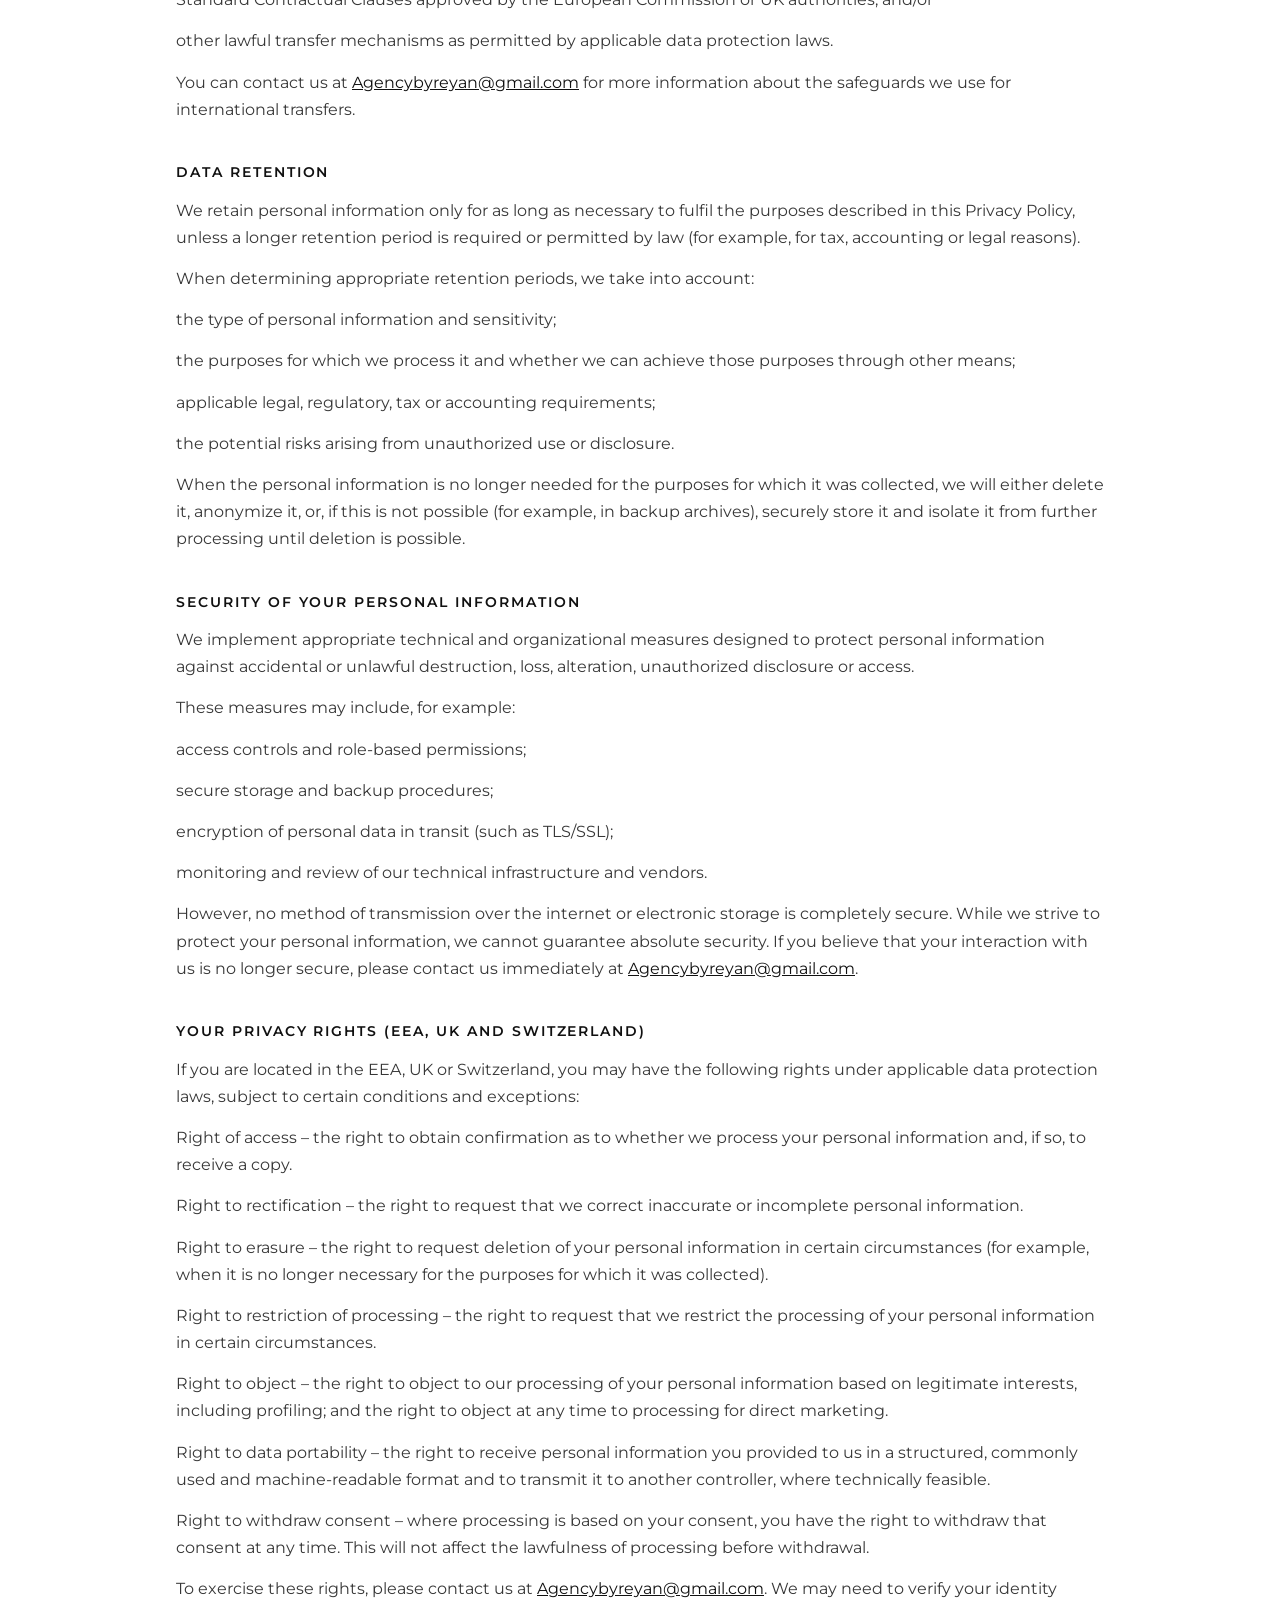
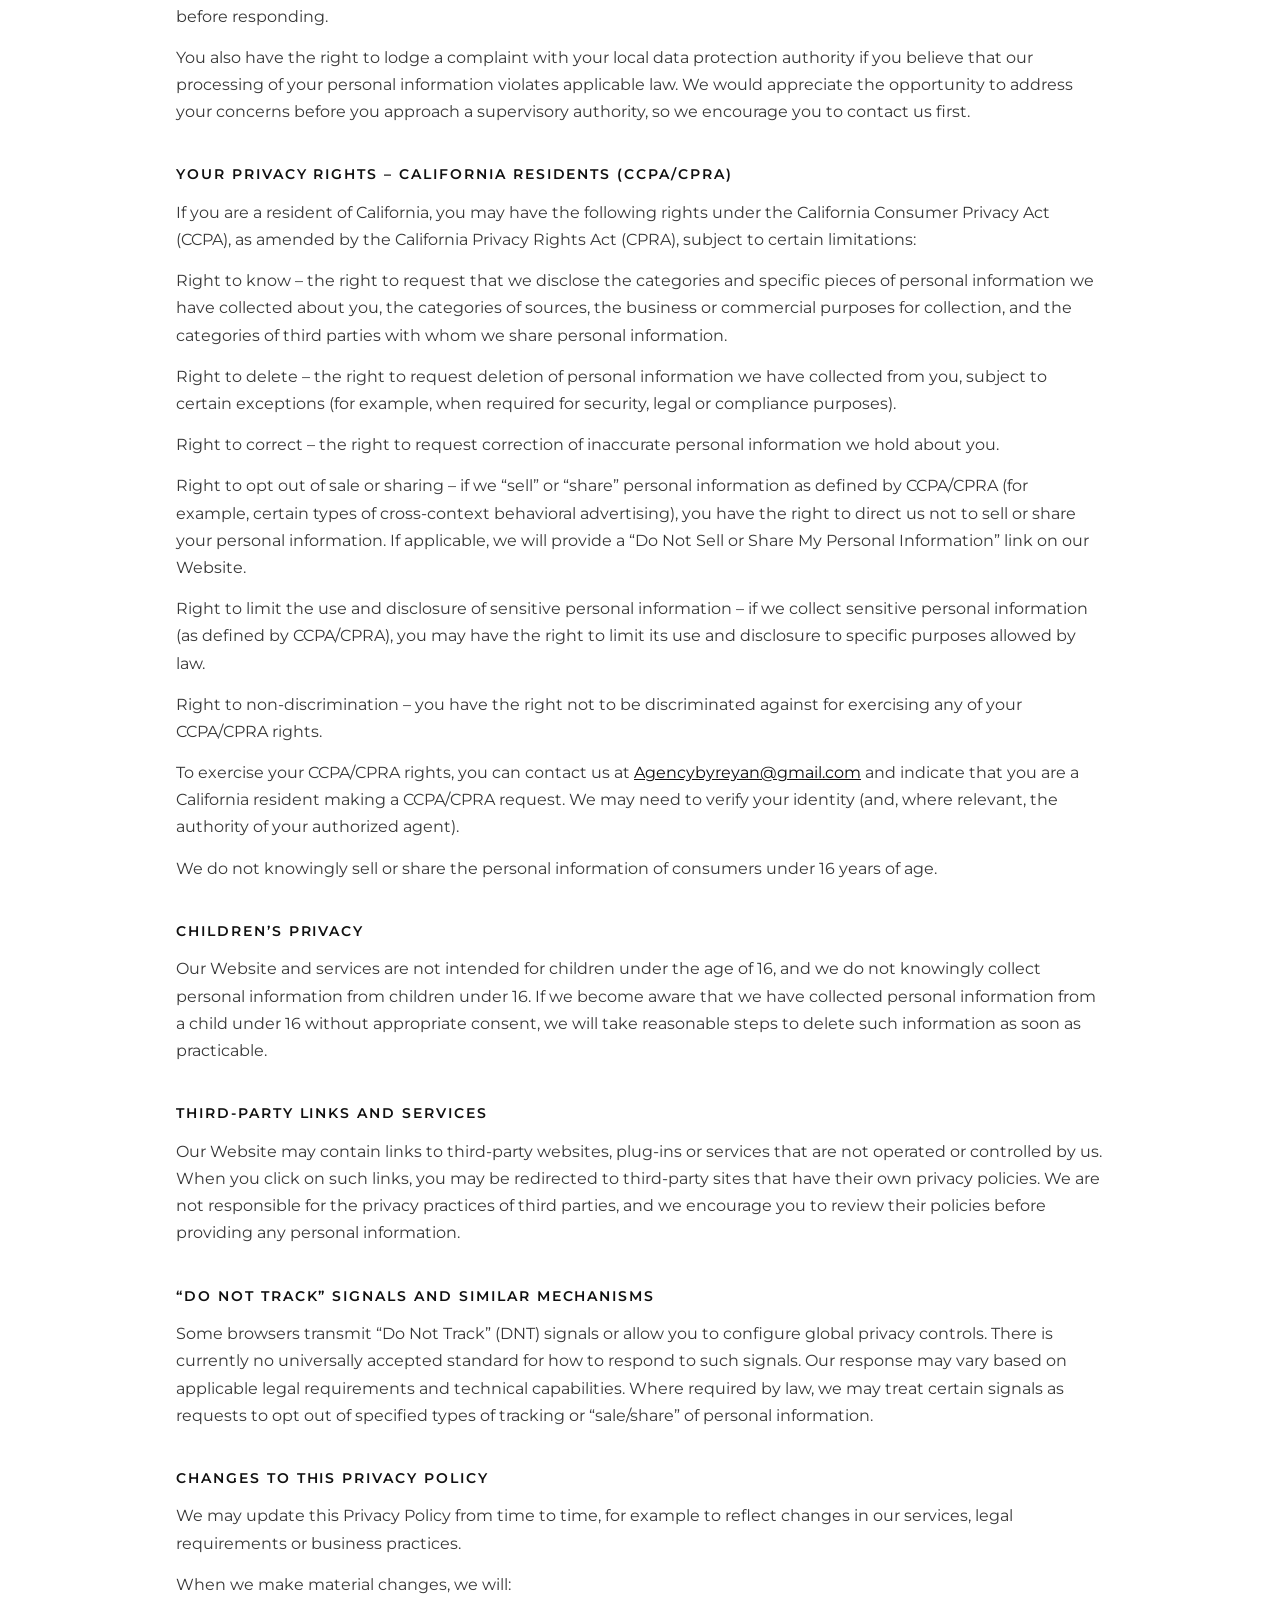
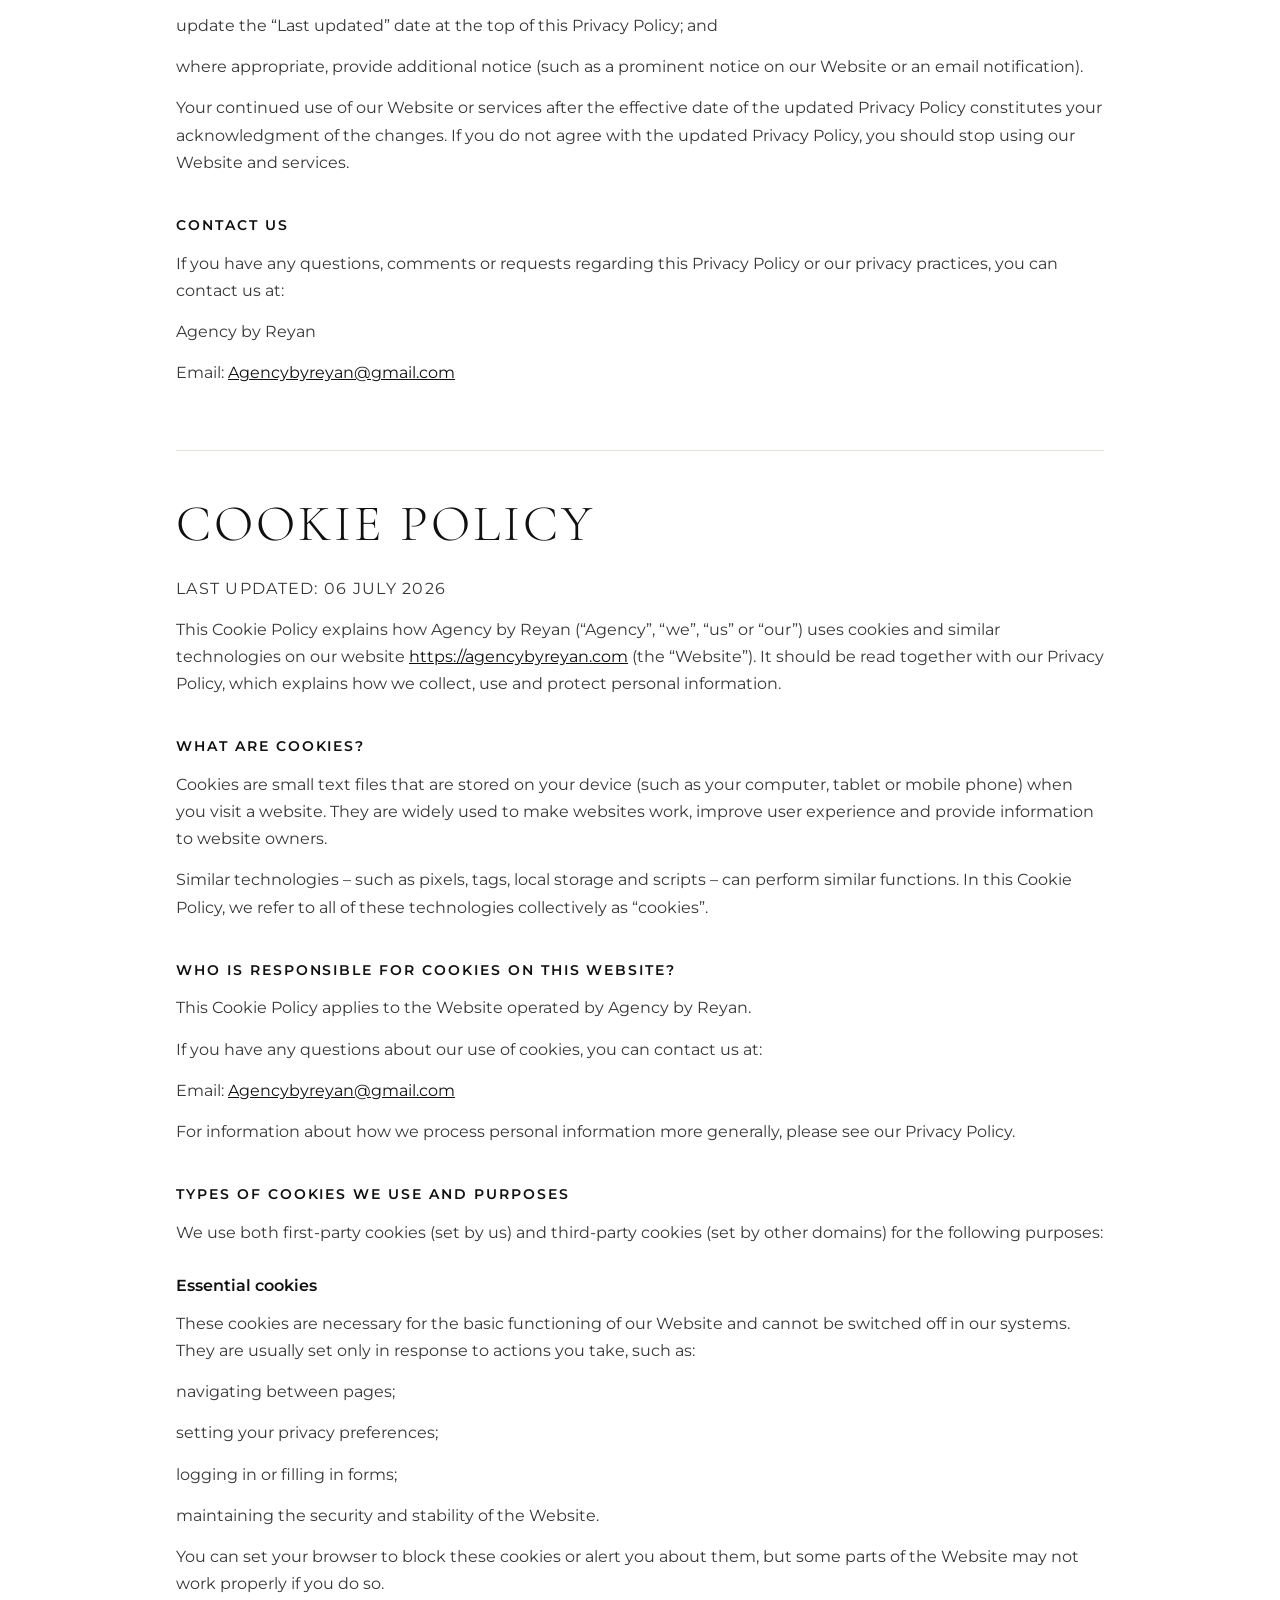
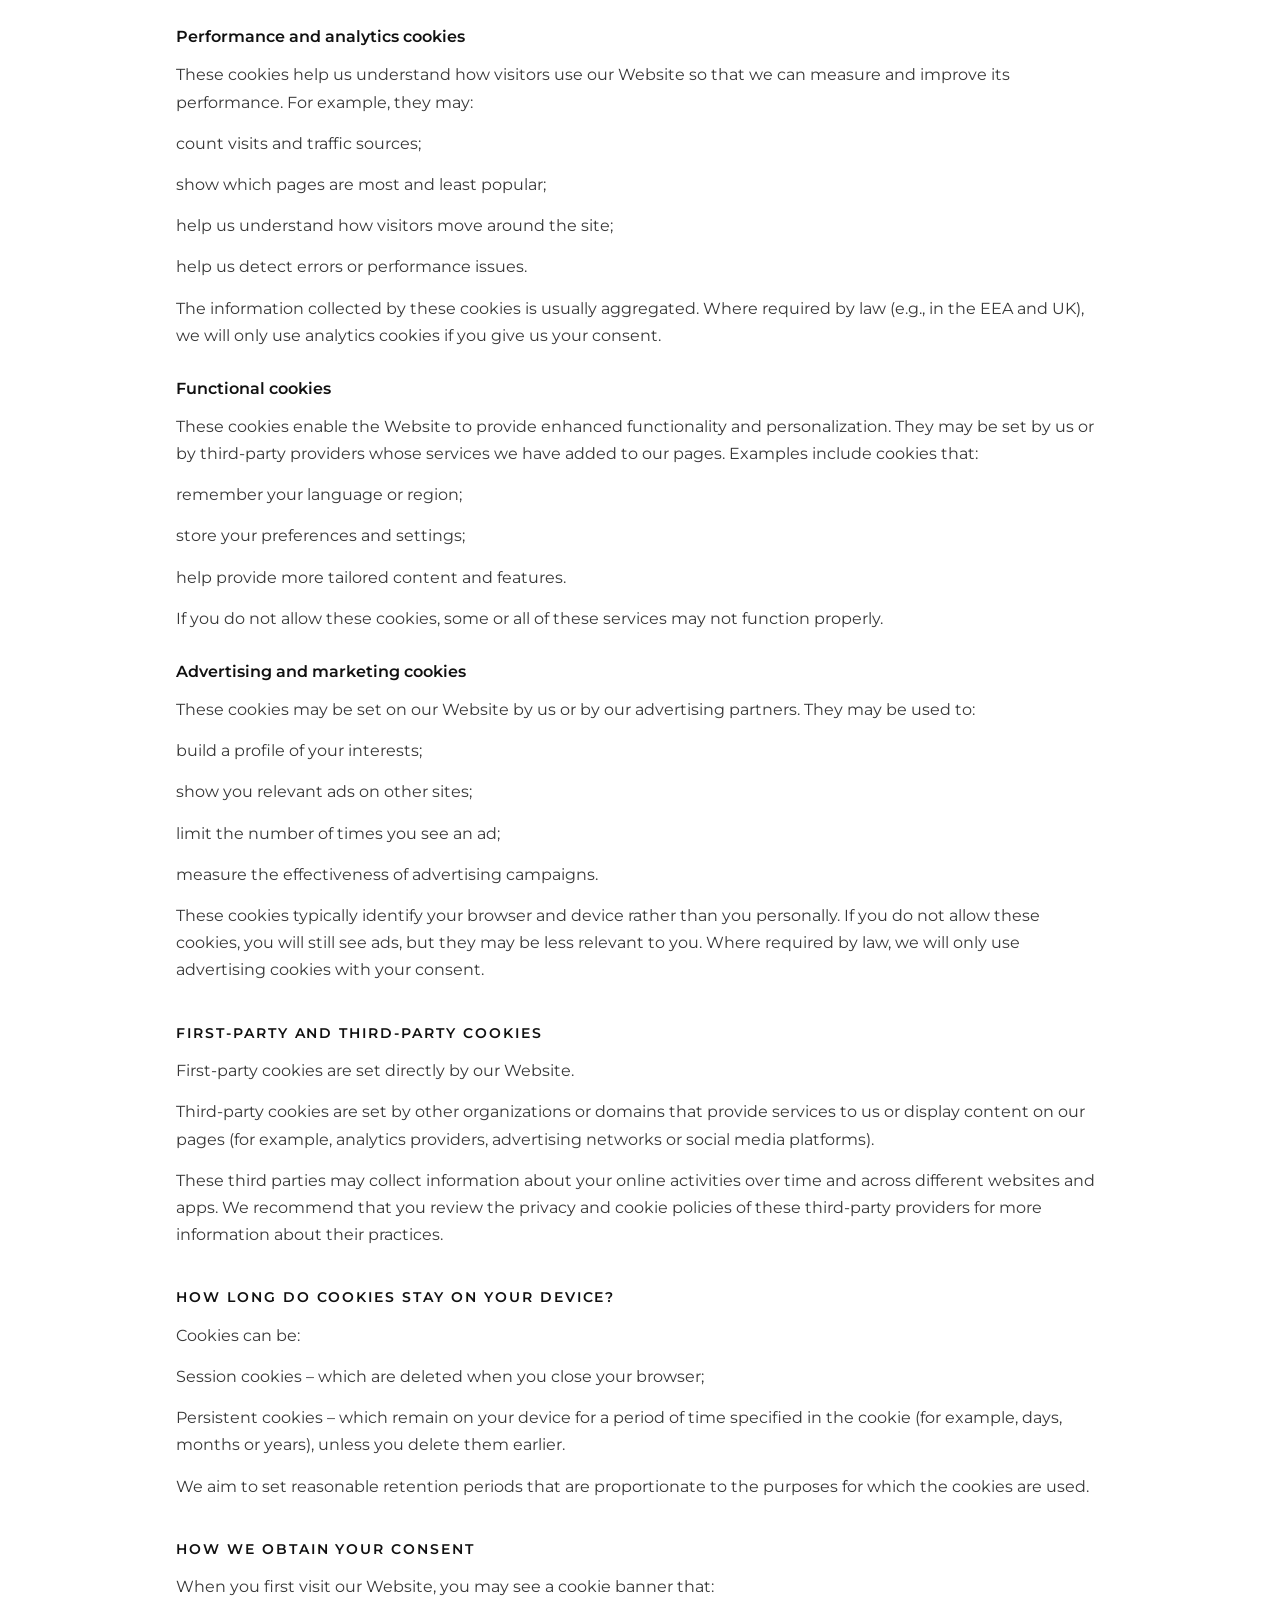
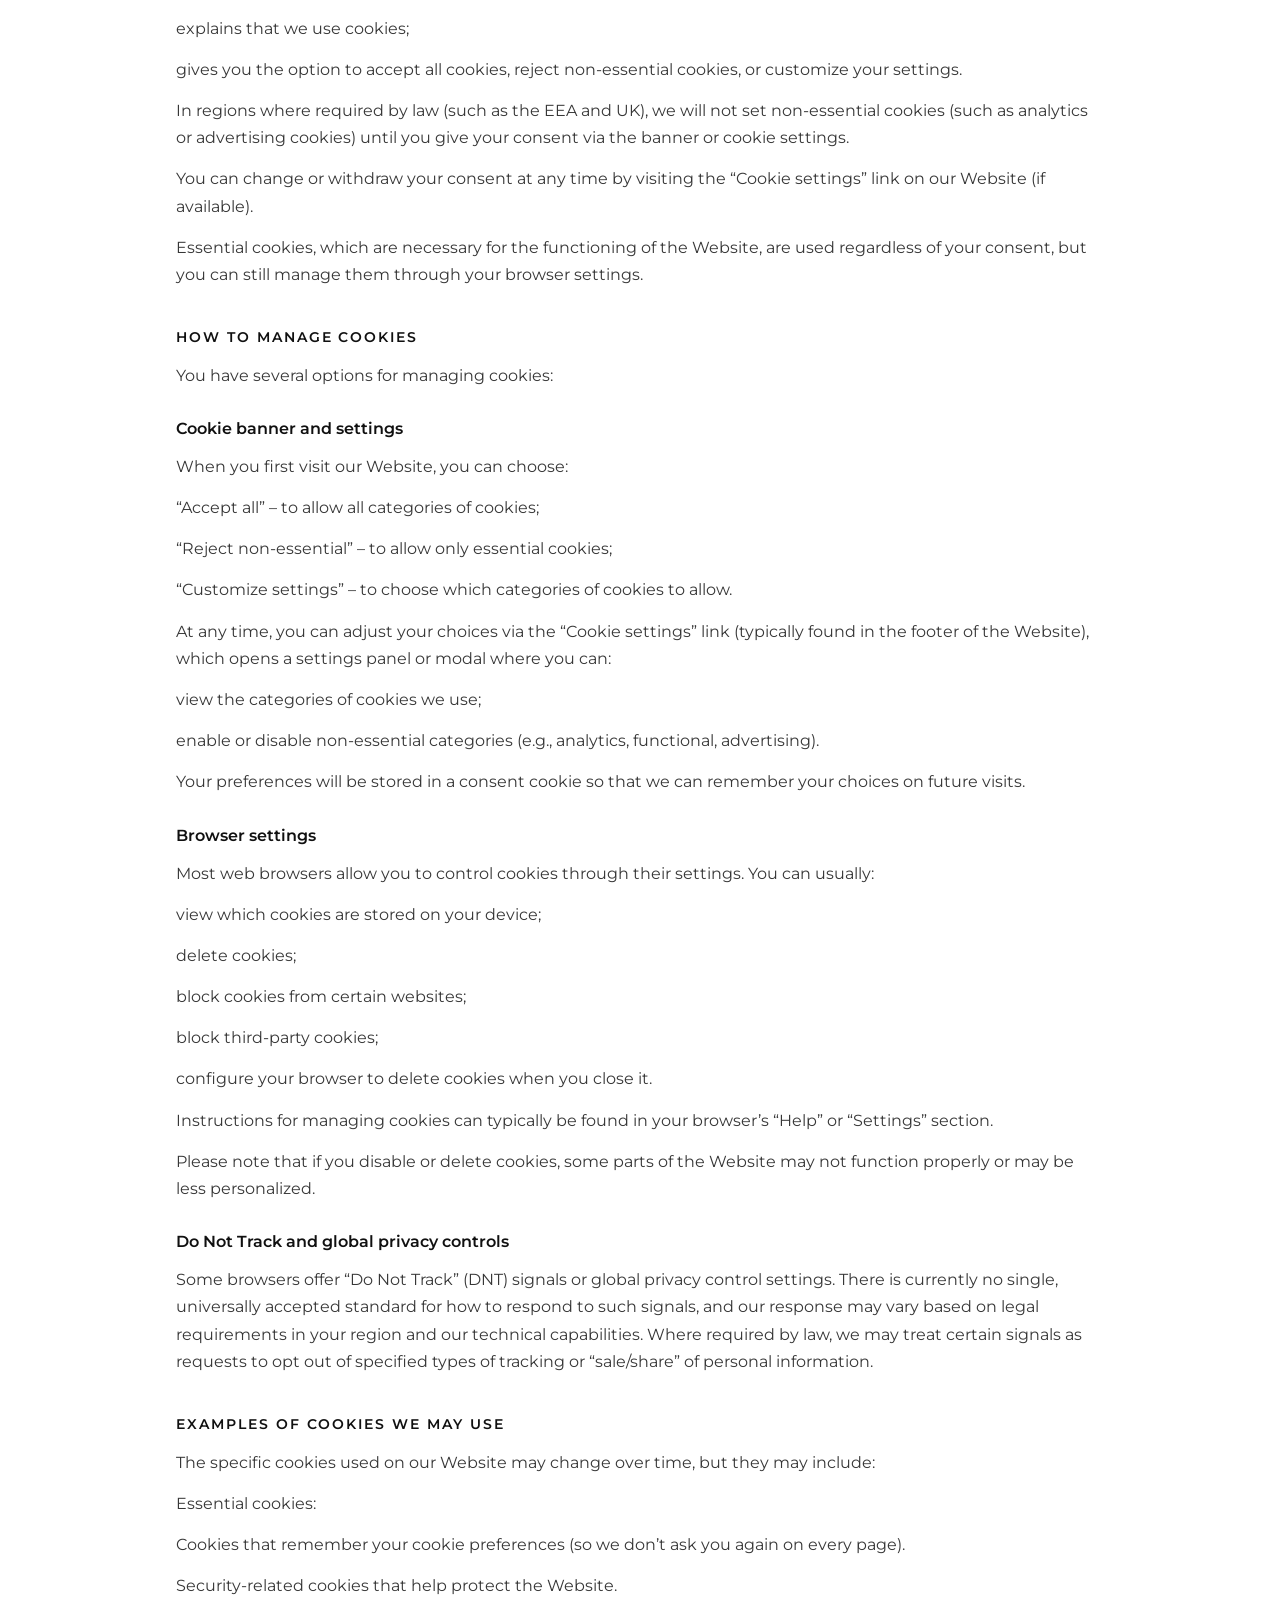
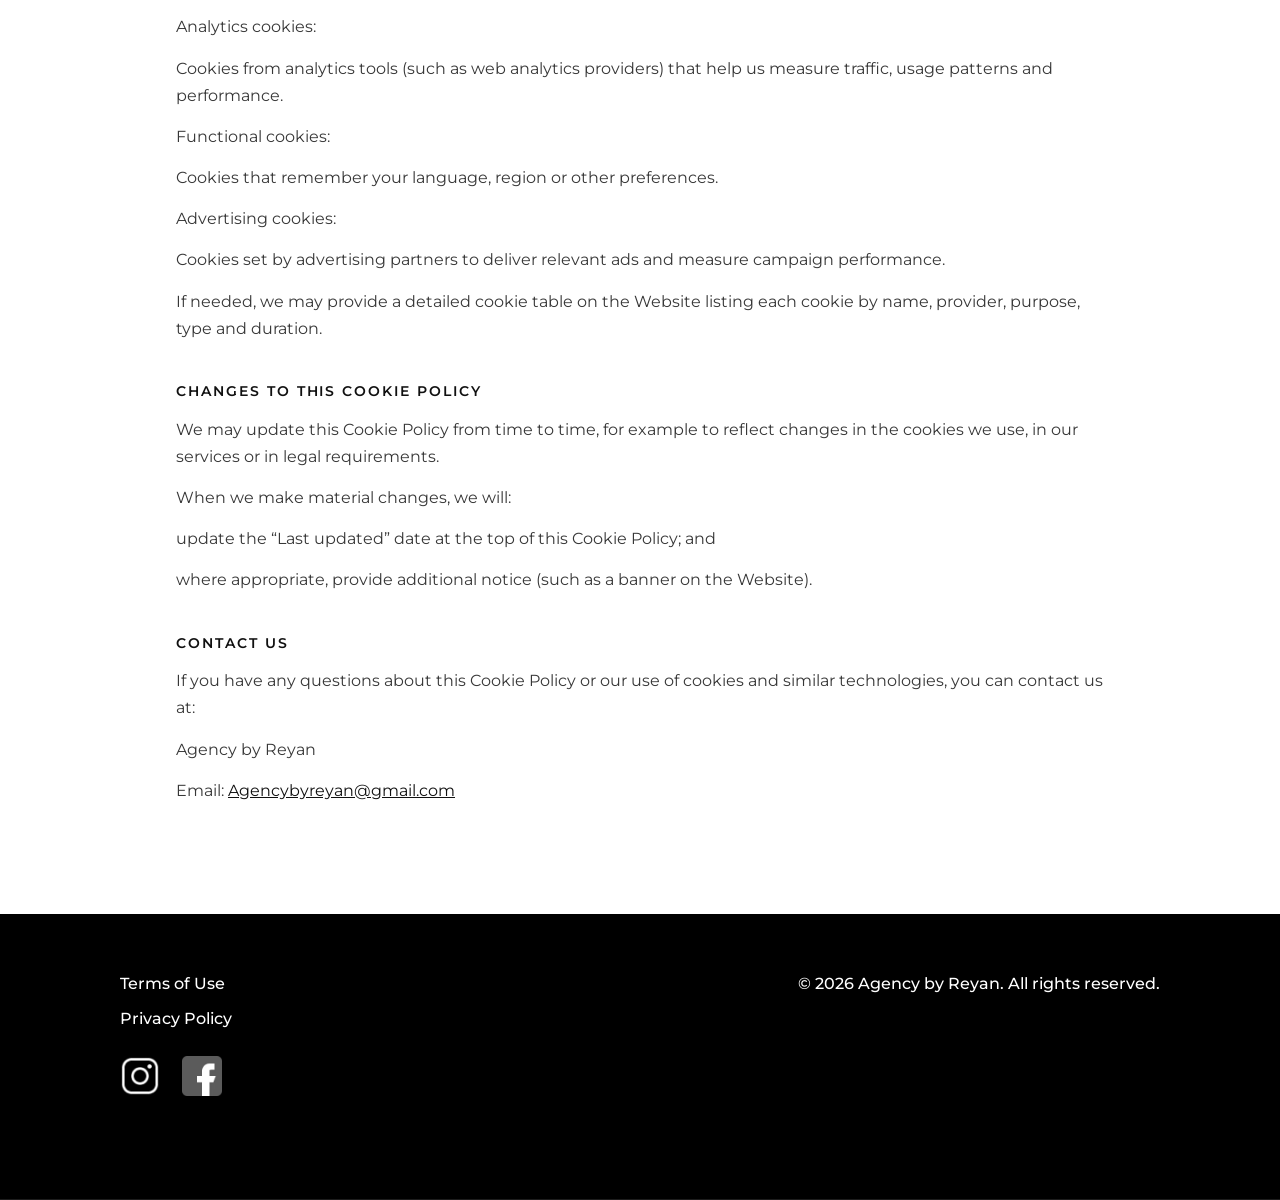
<file: privacy.html>
<!doctype html>
<html lang="en">
<head>
  <meta charset="UTF-8" />
  <meta name="viewport" content="width=device-width, initial-scale=1.0" />
  <title>Privacy Policy | Agency by Reyan</title>
  <meta name="description" content="Privacy Policy for the Agency by Reyan website." />
  <link rel="icon" href="favicon.ico" sizes="any" />
  <link rel="shortcut icon" href="favicon.ico" />
  <link rel="icon" href="assets/favicon.svg" type="image/svg+xml" />
  <link rel="icon" href="assets/favicon-32x32.png" sizes="32x32" type="image/png" />
  <link rel="icon" href="assets/favicon-16x16.png" sizes="16x16" type="image/png" />
  <link rel="apple-touch-icon" href="assets/apple-touch-icon.png" sizes="180x180" />
  <link rel="preconnect" href="https://fonts.googleapis.com" />
  <link rel="preconnect" href="https://fonts.gstatic.com" crossorigin />
  <link href="https://fonts.googleapis.com/css2?family=Bodoni+Moda:opsz,wght@6..96,300;6..96,400;6..96,500&family=Cormorant+Garamond:wght@300;400;500;700&family=Montserrat:wght@300;400;500;700&display=swap" rel="stylesheet" />
  <link rel="stylesheet" href="styles.css?v=20260805-1" />
</head>
<body>
  <div class="legal-page">
    <header class="legal-header">
      <a href="index.html" aria-label="Agency by Reyan home">
        <img class="logo-wordmark" src="assets/logo_wordmark.svg" alt="Agency by Reyan" />
      </a>
      <nav class="legal-nav" aria-label="Legal navigation">
        <a href="index.html">Home</a>
        <a href="terms.html">Terms</a>
        <a href="privacy.html" aria-current="page">Privacy</a>
      </nav>
    </header>

    <main class="legal-main">
      <p class="legal-kicker">Agency by Reyan LLC</p>
      <h1 class="legal-title">Privacy Policy</h1>
      <p class="legal-intro">Agency by Reyan LLC is committed to protecting your privacy and developing technology that gives you a powerful and safe online experience.</p>
      <p class="legal-meta">Last updated: July 6, 2026</p>
      <div class="legal-divider"></div>
      <div class="legal-sections">
        <section class="legal-section legal-policy-document">
          <div class="legal-copy">
              <p>Agency by Reyan LLC  is committed to protecting your privacy and developing technology that gives you the most powerful and safe online experience. This Statement of Privacy applies to the website: <a href="https://agencybyreyan.com">https://agencybyreyan.com</a> (hereinafter - the Site), and governs data collection and usage. By using the Site, you consent to the data practices described in this Statement.</p>
              <p>This Privacy Policy explains how Agency by Reyan LLC  (“Agency”, “we”, “us” or “our”) collects, uses, discloses and protects personal information when you interact with us.</p>
              <p>We are a marketing agency operating primarily in the United States and providing services to clients globally, including within the European Economic Area (EEA), the United Kingdom (UK) and other regions.</p>
              <p>By using our website or services, you acknowledge that you have read this Privacy Policy. If you do not agree with it, please do not use our website or services.</p>
              <h2>Who we are and how to contact us</h2>
              <p>Agency by Reyan LLC</p>
              <p>Email: <a href="mailto:Agencybyreyan@gmail.com">Agencybyreyan@gmail.com</a></p>
              <p>If you have any questions or concerns about this Privacy Policy or our data practices, you can contact us by email at <a href="mailto:Agencybyreyan@gmail.com">Agencybyreyan@gmail.com</a></p>
              <p>For individuals in the EEA, UK or Switzerland  Agency is the “data controller” for the processing of your personal information under this Privacy Policy.</p>
              <h2>Scope of this Privacy Policy</h2>
              <p>This Privacy Policy applies to personal information we collect when you:</p>
              <p>visit, use or interact with our website located at <a href="https://agencybyreyan.com">https://agencybyreyan.com</a> and any other websites that link to this Policy (collectively, the “Website”);</p>
              <p>contact us via email, contact forms, social media or other channels;</p>
              <p>subscribe to our newsletters or other marketing communications;</p>
              <p>engage us as a client, partner, vendor or contractor;</p>
              <p>participate in our surveys, events, webinars or promotions.</p>
              <p>This Privacy Policy does not apply to personal information we process solely on behalf of our clients as their processor(for example, when we manage clients’ marketing campaigns using their contact lists or advertising accounts). In those cases, our use of personal information is governed by our agreements with the relevant client, who is responsible for providing appropriate privacy notices to their own customers, subscribers or users.</p>
              <h2>Personal information we collect</h2>
              <p>The personal information we collect depends on how you interact with us. We may collect the following categories of information:</p>
              <h3>Information you provide directly</h3>
              <p>When you interact with us, you may provide:</p>
              <p>Contact details – name, email address, phone number, job title, company name, country/region.</p>
              <p>Business information – information about your company, your role, your marketing needs and the services you are interested in.</p>
              <p>Communication content – the content of your messages, emails, requests, feedback, survey responses or other communications you send to us.</p>
              <p>Client and billing details – for clients and vendors, we may collect billing address, tax identification numbers, and payment-related information. We typically use third-party payment processors and do not store full payment card numbers on our systems.</p>
              <p>Recruitment information – if you apply to work with or for us (as an employee, contractor or partner), we may collect your CV/resume, portfolio, cover letter, professional history and other information you choose to share in the application process.</p>
              <h3>Information collected automatically</h3>
              <p>When you visit or use our Website, we may automatically collect certain information about your device and usage, such as:</p>
              <p>Device and technical information – IP address, browser type and version, operating system, device type, language settings, approximate location (derived from IP).</p>
              <p>Usage data – pages you visit, links you click, time and date of your visits, time spent on pages, referring URLs and other interaction information.</p>
              <p>Cookie and tracking data – information collected through cookies, pixels, tags, local storage and similar technologies. For more details, see Section 5 (Cookies and similar technologies) and our Cookie Policy.</p>
              <h3>Information from third parties</h3>
              <p>We may receive personal information about you from third-party sources, such as:</p>
              <p>Clients and partners – if you are a contact person, team member or representative of a client, partner or vendor we work with.</p>
              <p>Marketing and analytics providers – who help us understand engagement with our Website and campaigns.</p>
              <p>Social media platforms – when you interact with our pages or profiles on platforms such as LinkedIn, Facebook, Instagram or others, subject to their own privacy policies.</p>
              <p>Publicly available sources – such as business websites, professional social networks or public databases, where permitted by law.</p>
              <p>We only process personal information that is relevant and necessary for the purposes described in this Privacy Policy.</p>
              <h2>How we use your personal information</h2>
              <p>We use personal information for the following purposes. Where we are required to have a legal basis (e.g., under GDPR in the EEA/UK), the applicable bases are indicated.</p>
              <p>To provide and operate our services</p>
              <p>Managing client projects, campaigns and deliverables;</p>
              <p>Communicating with clients, partners and vendors;</p>
              <p>Performing our contractual obligations and enforcing our rights.</p>
              <p>Legal bases (EEA/UK): performance of a contract; legitimate interests in operating our business.</p>
              <p>To respond to inquiries and provide support</p>
              <p>Responding to your questions, requests and support needs;</p>
              <p>Providing information about our services when you request it.</p>
              <p>Legal bases: performance of a contract or pre-contractual steps; legitimate interests in responding to communications.</p>
              <p>To send marketing and promotional communications</p>
              <p>Sending newsletters, updates, invitations, case studies and other marketing communications;</p>
              <p>Personalizing marketing content where permitted by law.</p>
              <p>Legal bases: your consent (where required, e.g., for email marketing in certain jurisdictions); our legitimate interests in promoting our services (where consent is not legally required).</p>
              <p>You can opt out of marketing communications at any time by using the “unsubscribe” link in our emails or by contacting us..</p>
              <p>To improve and develop our Website and services</p>
              <p>Analysing usage and performance of our Website;</p>
              <p>Developing, testing and improving our services, content and user experience.</p>
              <p>Legal bases: legitimate interests in improving our Website and services; your consent for non-essential cookies/analytics where required by law.</p>
              <p>To manage our business relationships</p>
              <p>Managing relationships with clients, partners, vendors and contractors;</p>
              <p>Conducting due diligence and business administration.</p>
              <p>Legal bases: performance of a contract; legitimate interests in managing and growing our business.</p>
              <p>To comply with legal obligations</p>
              <p>Maintaining tax, accounting and business records;</p>
              <p>Responding to lawful requests from courts, regulators or law enforcement.</p>
              <p>Legal bases: compliance with legal obligations; legitimate interests in cooperating with authorities.</p>
              <p>To protect our rights, security and prevent misuse</p>
              <p>Detecting, investigating and preventing fraud, abuse, security incidents and other harmful activity;</p>
              <p>Protecting our rights, property and safety, and the rights, property and safety of others.</p>
              <p>Legal bases: legitimate interests in protecting our business and users; in some cases, legal obligations.</p>
              <p>We do not use your personal information to make decisions based solely on automated processing, including profiling, that produce legal or similarly significant effects on you.</p>
              <h2>Cookies and similar technologies</h2>
              <p>We use cookies and similar technologies on our Website to:</p>
              <p>enable the basic operation and security of the site;</p>
              <p>remember your preferences;</p>
              <p>analyse how our Website is used;</p>
              <p>(where implemented) support advertising and marketing campaigns.</p>
              <h3>Consent where required</h3>
              <p>In regions where it is required by law (for example, in the EEA and UK), we obtain your consent before using non-essential cookies (such as analytics or advertising cookies). You may provide your consent through our cookie banner and settings when you first visit the Website and can change or withdraw your consent at any time.</p>
              <p>Strictly necessary cookies, which are required for the functioning of the site, may be used without your consent but are still subject to this Privacy Policy and, where available, our Cookie Policy.</p>
              <h3>Managing cookies</h3>
              <p>You can:</p>
              <p>manage your cookie preferences using our Website’s cookie banner or “Cookie settings” link (if available); and/or</p>
              <p>adjust your browser settings to block or delete cookies.</p>
              <p>Please note that if you disable certain cookies, some parts of the Website may not function properly.</p>
              <p>For more information about the cookies we use, please refer to our Cookie Policy.</p>
              <h2>How we share personal information</h2>
              <p>We do not sell personal information in the common, everyday sense of the word. We may share personal information with the following categories of recipients:</p>
              <p>Service providers (processors)</p>
              <p>We use trusted third parties to help us operate our business and Website, for example:</p>
              <p>hosting and cloud infrastructure providers;</p>
              <p>analytics and performance monitoring services;</p>
              <p>email and marketing automation platforms;</p>
              <p>payment processors and accounting systems;</p>
              <p>IT support, security and professional advisors (legal, financial, etc.).</p>
              <p>These providers process personal information on our behalf and only in accordance with our instructions, under appropriate confidentiality and data protection obligations.</p>
              <p>Clients, partners and vendors</p>
              <p>When necessary for a project, we may share limited personal information with clients, partners or vendors (for example, contact details of relevant team members) in order to coordinate work and provide services.</p>
              <p>Legal and regulatory authorities</p>
              <p>We may disclose personal information where we believe it is necessary to:</p>
              <p>comply with applicable laws, regulations or legal processes;</p>
              <p>respond to valid requests from law enforcement or other public authorities;</p>
              <p>protect the rights, property or safety of Agency, our clients or others.</p>
              <p>Business transfers</p>
              <p>In the event of a merger, acquisition, reorganization, sale of assets or other business transaction, your personal information may be transferred to a successor or affiliate as part of the transaction, where permitted by law. We will take appropriate steps to ensure that your rights remain protected.</p>
              <p>We do not share your personal information with third parties for their own independent marketing purposes without your consent or another lawful basis.</p>
              <h2>International data transfers</h2>
              <p>Because we operate globally, your personal information may be transferred to and processed in countries other than the one in which you are located. These countries may have different data protection laws than your own.</p>
              <p>If you are located in the EEA, UK or Switzerland and your personal information is transferred outside of those regions, we will ensure that appropriate safeguards are in place, such as:</p>
              <p>Standard Contractual Clauses approved by the European Commission or UK authorities; and/or</p>
              <p>other lawful transfer mechanisms as permitted by applicable data protection laws.</p>
              <p>You can contact us at <a href="mailto:Agencybyreyan@gmail.com">Agencybyreyan@gmail.com</a> for more information about the safeguards we use for international transfers.</p>
              <h2>Data retention</h2>
              <p>We retain personal information only for as long as necessary to fulfil the purposes described in this Privacy Policy, unless a longer retention period is required or permitted by law (for example, for tax, accounting or legal reasons).</p>
              <p>When determining appropriate retention periods, we take into account:</p>
              <p>the type of personal information and sensitivity;</p>
              <p>the purposes for which we process it and whether we can achieve those purposes through other means;</p>
              <p>applicable legal, regulatory, tax or accounting requirements;</p>
              <p>the potential risks arising from unauthorized use or disclosure.</p>
              <p>When the personal information is no longer needed for the purposes for which it was collected, we will either delete it, anonymize it, or, if this is not possible (for example, in backup archives), securely store it and isolate it from further processing until deletion is possible.</p>
              <h2>Security of your personal information</h2>
              <p>We implement appropriate technical and organizational measures designed to protect personal information against accidental or unlawful destruction, loss, alteration, unauthorized disclosure or access.</p>
              <p>These measures may include, for example:</p>
              <p>access controls and role-based permissions;</p>
              <p>secure storage and backup procedures;</p>
              <p>encryption of personal data in transit (such as TLS/SSL);</p>
              <p>monitoring and review of our technical infrastructure and vendors.</p>
              <p>However, no method of transmission over the internet or electronic storage is completely secure. While we strive to protect your personal information, we cannot guarantee absolute security. If you believe that your interaction with us is no longer secure, please contact us immediately at <a href="mailto:Agencybyreyan@gmail.com">Agencybyreyan@gmail.com</a>.</p>
              <h2>Your privacy rights (EEA, UK and Switzerland)</h2>
              <p>If you are located in the EEA, UK or Switzerland, you may have the following rights under applicable data protection laws, subject to certain conditions and exceptions:</p>
              <p>Right of access – the right to obtain confirmation as to whether we process your personal information and, if so, to receive a copy.</p>
              <p>Right to rectification – the right to request that we correct inaccurate or incomplete personal information.</p>
              <p>Right to erasure – the right to request deletion of your personal information in certain circumstances (for example, when it is no longer necessary for the purposes for which it was collected).</p>
              <p>Right to restriction of processing – the right to request that we restrict the processing of your personal information in certain circumstances.</p>
              <p>Right to object – the right to object to our processing of your personal information based on legitimate interests, including profiling; and the right to object at any time to processing for direct marketing.</p>
              <p>Right to data portability – the right to receive personal information you provided to us in a structured, commonly used and machine-readable format and to transmit it to another controller, where technically feasible.</p>
              <p>Right to withdraw consent – where processing is based on your consent, you have the right to withdraw that consent at any time. This will not affect the lawfulness of processing before withdrawal.</p>
              <p>To exercise these rights, please contact us at <a href="mailto:Agencybyreyan@gmail.com">Agencybyreyan@gmail.com</a>.  We may need to verify your identity before responding.</p>
              <p>You also have the right to lodge a complaint with your local data protection authority if you believe that our processing of your personal information violates applicable law. We would appreciate the opportunity to address your concerns before you approach a supervisory authority, so we encourage you to contact us first.</p>
              <h2>Your privacy rights – California residents (CCPA/CPRA)</h2>
              <p>If you are a resident of California, you may have the following rights under the California Consumer Privacy Act (CCPA), as amended by the California Privacy Rights Act (CPRA), subject to certain limitations:</p>
              <p>Right to know – the right to request that we disclose the categories and specific pieces of personal information we have collected about you, the categories of sources, the business or commercial purposes for collection, and the categories of third parties with whom we share personal information.</p>
              <p>Right to delete – the right to request deletion of personal information we have collected from you, subject to certain exceptions (for example, when required for security, legal or compliance purposes).</p>
              <p>Right to correct – the right to request correction of inaccurate personal information we hold about you.</p>
              <p>Right to opt out of sale or sharing – if we “sell” or “share” personal information as defined by CCPA/CPRA (for example, certain types of cross-context behavioral advertising), you have the right to direct us not to sell or share your personal information. If applicable, we will provide a “Do Not Sell or Share My Personal Information” link on our Website.</p>
              <p>Right to limit the use and disclosure of sensitive personal information – if we collect sensitive personal information (as defined by CCPA/CPRA), you may have the right to limit its use and disclosure to specific purposes allowed by law.</p>
              <p>Right to non-discrimination – you have the right not to be discriminated against for exercising any of your CCPA/CPRA rights.</p>
              <p>To exercise your CCPA/CPRA rights, you can contact us at <a href="mailto:Agencybyreyan@gmail.com">Agencybyreyan@gmail.com</a> and indicate that you are a California resident making a CCPA/CPRA request. We may need to verify your identity (and, where relevant, the authority of your authorized agent).</p>
              <p>We do not knowingly sell or share the personal information of consumers under 16 years of age.</p>
              <h2>Children’s privacy</h2>
              <p>Our Website and services are not intended for children under the age of 16, and we do not knowingly collect personal information from children under 16. If we become aware that we have collected personal information from a child under 16 without appropriate consent, we will take reasonable steps to delete such information as soon as practicable.</p>
              <h2>Third-party links and services</h2>
              <p>Our Website may contain links to third-party websites, plug-ins or services that are not operated or controlled by us. When you click on such links, you may be redirected to third-party sites that have their own privacy policies. We are not responsible for the privacy practices of third parties, and we encourage you to review their policies before providing any personal information.</p>
              <h2>“Do Not Track” signals and similar mechanisms</h2>
              <p>Some browsers transmit “Do Not Track” (DNT) signals or allow you to configure global privacy controls. There is currently no universally accepted standard for how to respond to such signals. Our response may vary based on applicable legal requirements and technical capabilities. Where required by law, we may treat certain signals as requests to opt out of specified types of tracking or “sale/share” of personal information.</p>
              <h2>Changes to this Privacy Policy</h2>
              <p>We may update this Privacy Policy from time to time, for example to reflect changes in our services, legal requirements or business practices.</p>
              <p>When we make material changes, we will:</p>
              <p>update the “Last updated” date at the top of this Privacy Policy; and</p>
              <p>where appropriate, provide additional notice (such as a prominent notice on our Website or an email notification).</p>
              <p>Your continued use of our Website or services after the effective date of the updated Privacy Policy constitutes your acknowledgment of the changes. If you do not agree with the updated Privacy Policy, you should stop using our Website and services.</p>
              <h2>Contact us</h2>
              <p>If you have any questions, comments or requests regarding this Privacy Policy or our privacy practices, you can contact us at:</p>
              <p>Agency by Reyan</p>
              <p>Email: <a href="mailto:Agencybyreyan@gmail.com">Agencybyreyan@gmail.com</a></p>
            </div>
          </section>
          <section class="legal-section legal-policy-document legal-cookie-policy">
            <h2>Cookie Policy</h2>
            <div class="legal-copy">
              <p class="legal-meta">Last updated: 06 July 2026</p>
              <p>This Cookie Policy explains how Agency by Reyan (“Agency”, “we”, “us” or “our”) uses cookies and similar technologies on our website <a href="https://agencybyreyan.com">https://agencybyreyan.com</a> (the “Website”). It should be read together with our Privacy Policy, which explains how we collect, use and protect personal information.</p>
              <h2>What are cookies?</h2>
              <p>Cookies are small text files that are stored on your device (such as your computer, tablet or mobile phone) when you visit a website. They are widely used to make websites work, improve user experience and provide information to website owners.</p>
              <p>Similar technologies – such as pixels, tags, local storage and scripts – can perform similar functions. In this Cookie Policy, we refer to all of these technologies collectively as “cookies”.</p>
              <h2>Who is responsible for cookies on this Website?</h2>
              <p>This Cookie Policy applies to the Website operated by Agency by Reyan.</p>
              <p>If you have any questions about our use of cookies, you can contact us at:</p>
              <p>Email: <a href="mailto:Agencybyreyan@gmail.com">Agencybyreyan@gmail.com</a></p>
              <p>For information about how we process personal information more generally, please see our Privacy Policy.</p>
              <h2>Types of cookies we use and purposes</h2>
              <p>We use both first-party cookies (set by us) and third-party cookies (set by other domains) for the following purposes:</p>
              <h3>Essential cookies</h3>
              <p>These cookies are necessary for the basic functioning of our Website and cannot be switched off in our systems. They are usually set only in response to actions you take, such as:</p>
              <p>navigating between pages;</p>
              <p>setting your privacy preferences;</p>
              <p>logging in or filling in forms;</p>
              <p>maintaining the security and stability of the Website.</p>
              <p>You can set your browser to block these cookies or alert you about them, but some parts of the Website may not work properly if you do so.</p>
              <h3>Performance and analytics cookies</h3>
              <p>These cookies help us understand how visitors use our Website so that we can measure and improve its performance. For example, they may:</p>
              <p>count visits and traffic sources;</p>
              <p>show which pages are most and least popular;</p>
              <p>help us understand how visitors move around the site;</p>
              <p>help us detect errors or performance issues.</p>
              <p>The information collected by these cookies is usually aggregated. Where required by law (e.g., in the EEA and UK), we will only use analytics cookies if you give us your consent.</p>
              <h3>Functional cookies</h3>
              <p>These cookies enable the Website to provide enhanced functionality and personalization. They may be set by us or by third-party providers whose services we have added to our pages. Examples include cookies that:</p>
              <p>remember your language or region;</p>
              <p>store your preferences and settings;</p>
              <p>help provide more tailored content and features.</p>
              <p>If you do not allow these cookies, some or all of these services may not function properly.</p>
              <h3>Advertising and marketing cookies</h3>
              <p>These cookies may be set on our Website by us or by our advertising partners. They may be used to:</p>
              <p>build a profile of your interests;</p>
              <p>show you relevant ads on other sites;</p>
              <p>limit the number of times you see an ad;</p>
              <p>measure the effectiveness of advertising campaigns.</p>
              <p>These cookies typically identify your browser and device rather than you personally. If you do not allow these cookies, you will still see ads, but they may be less relevant to you. Where required by law, we will only use advertising cookies with your consent.</p>
              <h2>First-party and third-party cookies</h2>
              <p>First-party cookies are set directly by our Website.</p>
              <p>Third-party cookies are set by other organizations or domains that provide services to us or display content on our pages (for example, analytics providers, advertising networks or social media platforms).</p>
              <p>These third parties may collect information about your online activities over time and across different websites and apps. We recommend that you review the privacy and cookie policies of these third-party providers for more information about their practices.</p>
              <h2>How long do cookies stay on your device?</h2>
              <p>Cookies can be:</p>
              <p>Session cookies – which are deleted when you close your browser;</p>
              <p>Persistent cookies – which remain on your device for a period of time specified in the cookie (for example, days, months or years), unless you delete them earlier.</p>
              <p>We aim to set reasonable retention periods that are proportionate to the purposes for which the cookies are used.</p>
              <h2>How we obtain your consent</h2>
              <p>When you first visit our Website, you may see a cookie banner that:</p>
              <p>explains that we use cookies;</p>
              <p>gives you the option to accept all cookies, reject non-essential cookies, or customize your settings.</p>
              <p>In regions where required by law (such as the EEA and UK), we will not set non-essential cookies (such as analytics or advertising cookies) until you give your consent via the banner or cookie settings.</p>
              <p>You can change or withdraw your consent at any time by visiting the “Cookie settings” link on our Website (if available).</p>
              <p>Essential cookies, which are necessary for the functioning of the Website, are used regardless of your consent, but you can still manage them through your browser settings.</p>
              <h2>How to manage cookies</h2>
              <p>You have several options for managing cookies:</p>
              <h3>Cookie banner and settings</h3>
              <p>When you first visit our Website, you can choose:</p>
              <p>“Accept all” – to allow all categories of cookies;</p>
              <p>“Reject non-essential” – to allow only essential cookies;</p>
              <p>“Customize settings” – to choose which categories of cookies to allow.</p>
              <p>At any time, you can adjust your choices via the “Cookie settings” link (typically found in the footer of the Website), which opens a settings panel or modal where you can:</p>
              <p>view the categories of cookies we use;</p>
              <p>enable or disable non-essential categories (e.g., analytics, functional, advertising).</p>
              <p>Your preferences will be stored in a consent cookie so that we can remember your choices on future visits.</p>
              <h3>Browser settings</h3>
              <p>Most web browsers allow you to control cookies through their settings. You can usually:</p>
              <p>view which cookies are stored on your device;</p>
              <p>delete cookies;</p>
              <p>block cookies from certain websites;</p>
              <p>block third-party cookies;</p>
              <p>configure your browser to delete cookies when you close it.</p>
              <p>Instructions for managing cookies can typically be found in your browser’s “Help” or “Settings” section.</p>
              <p>Please note that if you disable or delete cookies, some parts of the Website may not function properly or may be less personalized.</p>
              <h3>Do Not Track and global privacy controls</h3>
              <p>Some browsers offer “Do Not Track” (DNT) signals or global privacy control settings. There is currently no single, universally accepted standard for how to respond to such signals, and our response may vary based on legal requirements in your region and our technical capabilities. Where required by law, we may treat certain signals as requests to opt out of specified types of tracking or “sale/share” of personal information.</p>
              <h2>Examples of cookies we may use</h2>
              <p>The specific cookies used on our Website may change over time, but they may include:</p>
              <p>Essential cookies:</p>
              <p>Cookies that remember your cookie preferences (so we don’t ask you again on every page).</p>
              <p>Security-related cookies that help protect the Website.</p>
              <p>Analytics cookies:</p>
              <p>Cookies from analytics tools (such as web analytics providers) that help us measure traffic, usage patterns and performance.</p>
              <p>Functional cookies:</p>
              <p>Cookies that remember your language, region or other preferences.</p>
              <p>Advertising cookies:</p>
              <p>Cookies set by advertising partners to deliver relevant ads and measure campaign performance.</p>
              <p>If needed, we may provide a detailed cookie table on the Website listing each cookie by name, provider, purpose, type and duration.</p>
              <h2>Changes to this Cookie Policy</h2>
              <p>We may update this Cookie Policy from time to time, for example to reflect changes in the cookies we use, in our services or in legal requirements.</p>
              <p>When we make material changes, we will:</p>
              <p>update the “Last updated” date at the top of this Cookie Policy; and</p>
              <p>where appropriate, provide additional notice (such as a banner on the Website).</p>
              <h2>Contact us</h2>
              <p>If you have any questions about this Cookie Policy or our use of cookies and similar technologies, you can contact us at:</p>
              <p>Agency by Reyan</p>
              <p>Email: <a href="mailto:Agencybyreyan@gmail.com">Agencybyreyan@gmail.com</a></p>
            </div>
          </section>
      </div>
    </main>

    <footer class="footer1323">
      <div class="footer1323-left">
        <div class="footer-link-list">
          <a href="terms.html">Terms of Use</a>
          <a href="privacy.html" aria-current="page">Privacy Policy</a>
        </div>
        <div class="footer-social">
          <img src="assets/webp/footer_instagram.webp" alt="Instagram" loading="lazy" decoding="async" />
          <img src="assets/webp/footer_facebook.webp" alt="Facebook" loading="lazy" decoding="async" />
        </div>
      </div>
      <p class="footer1323-right">© 2026 Agency by Reyan. All rights reserved.</p>
    </footer>
  </div>
</body>
</html>
</file>
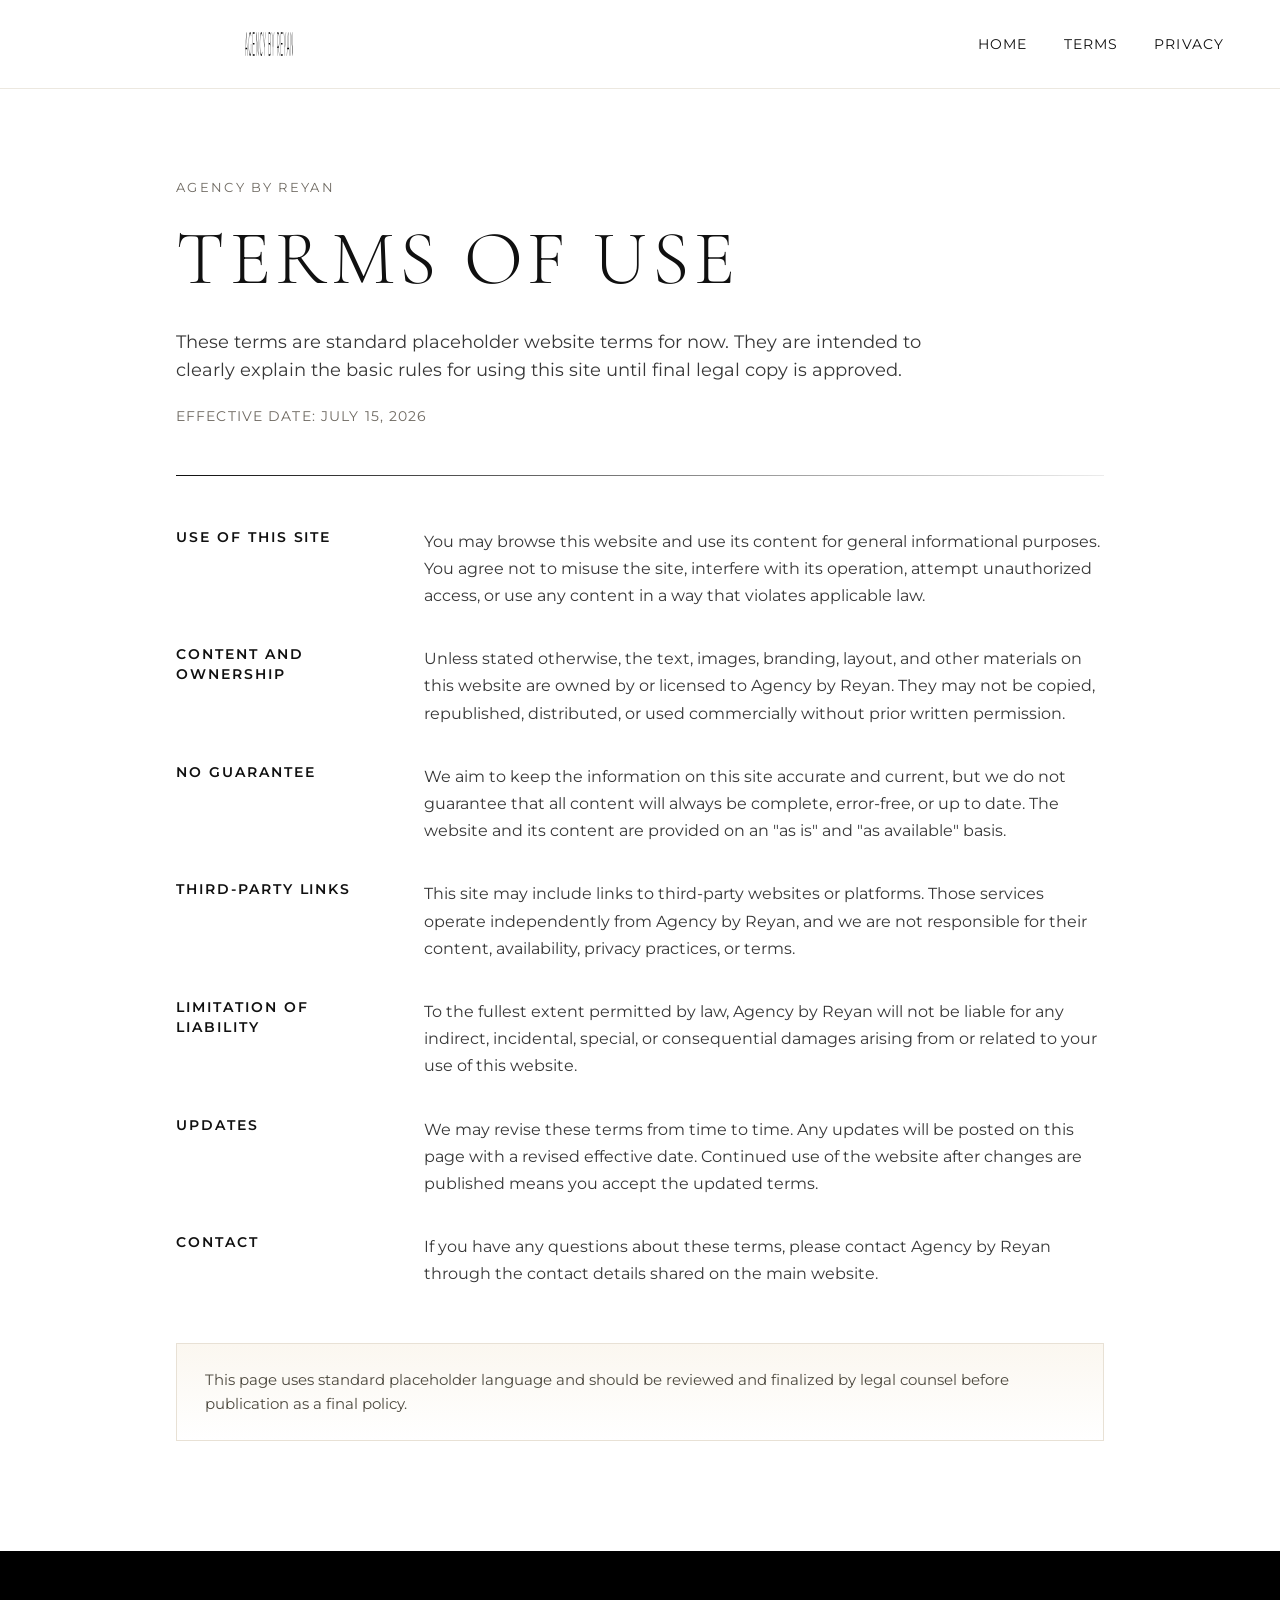
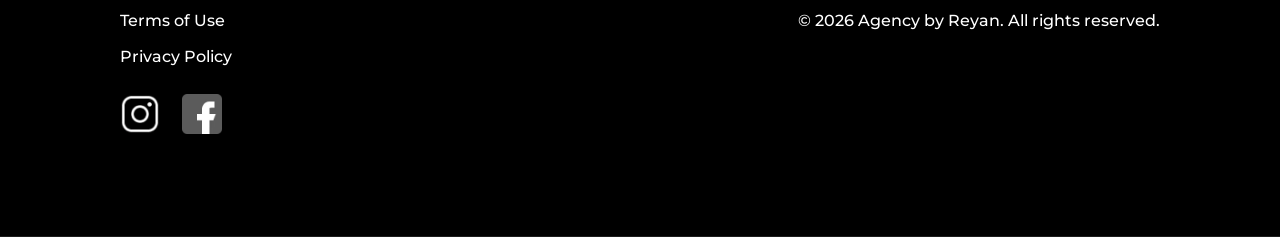
<file: terms.html>
<!doctype html>
<html lang="en">
<head>
  <meta charset="UTF-8" />
  <meta name="viewport" content="width=device-width, initial-scale=1.0" />
  <title>Terms of Use | Agency by Reyan</title>
  <meta name="description" content="Terms of Use for the Agency by Reyan website." />
  <link rel="icon" href="favicon.ico" sizes="any" />
  <link rel="shortcut icon" href="favicon.ico" />
  <link rel="icon" href="assets/favicon.svg" type="image/svg+xml" />
  <link rel="icon" href="assets/favicon-32x32.png" sizes="32x32" type="image/png" />
  <link rel="icon" href="assets/favicon-16x16.png" sizes="16x16" type="image/png" />
  <link rel="apple-touch-icon" href="assets/apple-touch-icon.png" sizes="180x180" />
  <link rel="preconnect" href="https://fonts.googleapis.com" />
  <link rel="preconnect" href="https://fonts.gstatic.com" crossorigin />
  <link href="https://fonts.googleapis.com/css2?family=Bodoni+Moda:opsz,wght@6..96,300;6..96,400;6..96,500&family=Cormorant+Garamond:wght@300;400;500;700&family=Montserrat:wght@300;400;500;700&display=swap" rel="stylesheet" />
  <link rel="stylesheet" href="styles.css?v=20260805-1" />
</head>
<body>
  <div class="legal-page">
    <header class="legal-header">
      <a href="index.html" aria-label="Agency by Reyan home">
        <img class="logo-wordmark" src="assets/logo_wordmark.svg" alt="Agency by Reyan" />
      </a>
      <nav class="legal-nav" aria-label="Legal navigation">
        <a href="index.html">Home</a>
        <a href="terms.html" aria-current="page">Terms</a>
        <a href="privacy.html">Privacy</a>
      </nav>
    </header>

    <main class="legal-main">
      <p class="legal-kicker">Agency by Reyan</p>
      <h1 class="legal-title">Terms of Use</h1>
      <p class="legal-intro">These terms are standard placeholder website terms for now. They are intended to clearly explain the basic rules for using this site until final legal copy is approved.</p>
      <p class="legal-meta">Effective date: July 15, 2026</p>
      <div class="legal-divider"></div>

      <div class="legal-sections">
        <section class="legal-section">
          <h2>Use of this site</h2>
          <div class="legal-copy">
            <p>You may browse this website and use its content for general informational purposes. You agree not to misuse the site, interfere with its operation, attempt unauthorized access, or use any content in a way that violates applicable law.</p>
          </div>
        </section>

        <section class="legal-section">
          <h2>Content and ownership</h2>
          <div class="legal-copy">
            <p>Unless stated otherwise, the text, images, branding, layout, and other materials on this website are owned by or licensed to Agency by Reyan. They may not be copied, republished, distributed, or used commercially without prior written permission.</p>
          </div>
        </section>

        <section class="legal-section">
          <h2>No guarantee</h2>
          <div class="legal-copy">
            <p>We aim to keep the information on this site accurate and current, but we do not guarantee that all content will always be complete, error-free, or up to date. The website and its content are provided on an "as is" and "as available" basis.</p>
          </div>
        </section>

        <section class="legal-section">
          <h2>Third-party links</h2>
          <div class="legal-copy">
            <p>This site may include links to third-party websites or platforms. Those services operate independently from Agency by Reyan, and we are not responsible for their content, availability, privacy practices, or terms.</p>
          </div>
        </section>

        <section class="legal-section">
          <h2>Limitation of liability</h2>
          <div class="legal-copy">
            <p>To the fullest extent permitted by law, Agency by Reyan will not be liable for any indirect, incidental, special, or consequential damages arising from or related to your use of this website.</p>
          </div>
        </section>

        <section class="legal-section">
          <h2>Updates</h2>
          <div class="legal-copy">
            <p>We may revise these terms from time to time. Any updates will be posted on this page with a revised effective date. Continued use of the website after changes are published means you accept the updated terms.</p>
          </div>
        </section>

        <section class="legal-section">
          <h2>Contact</h2>
          <div class="legal-copy">
            <p>If you have any questions about these terms, please contact Agency by Reyan through the contact details shared on the main website.</p>
          </div>
        </section>
      </div>

      <div class="legal-note">
        <p>This page uses standard placeholder language and should be reviewed and finalized by legal counsel before publication as a final policy.</p>
      </div>
    </main>

    <footer class="footer1323">
      <div class="footer1323-left">
        <div class="footer-link-list">
          <a href="terms.html" aria-current="page">Terms of Use</a>
          <a href="privacy.html">Privacy Policy</a>
        </div>
        <div class="footer-social">
          <img src="assets/webp/footer_instagram.webp" alt="Instagram" loading="lazy" decoding="async" />
          <img src="assets/webp/footer_facebook.webp" alt="Facebook" loading="lazy" decoding="async" />
        </div>
      </div>
      <p class="footer1323-right">© 2026 Agency by Reyan. All rights reserved.</p>
    </footer>
  </div>
</body>
</html>
</file>
<file: styles.css>
:root {
  --black: #101010;
  --white: #ffffff;
  --muted: #373737;
  --soft: #d4d4d4;
  --display-font: "Cormorant Garamond", "Bodoni Moda", serif;
}

/* Keep the Figma refresh authoritative over the legacy responsive cascade. */
@media (min-width: 768px) {
  body .hero { background: #8d8d8d; }
  body .hero .logo-wordmark, body .hero-mark, body .hero-word { filter: invert(1); }
  body .hero-nav a { color: #fff; }
  body .hero-media { width: 890px; }
  body .hero-media::after { background: linear-gradient(180deg, rgba(141,141,141,0) 50%, #8d8d8d 100%); }
  body .about { width: 1400px; max-width: 100%; height: 829px; min-height: 829px; margin: 0 auto; padding: 0; overflow: hidden; background: #111; }
  body .about-grid img { inset: 0; width: 100%; height: 100%; object-position: center; }
  body .about::after {
    content: "";
    position: absolute;
    inset: 0;
    background: linear-gradient(180deg, rgba(0, 0, 0, 0.02) 30%, rgba(0, 0, 0, 0.78) 100%);
    pointer-events: none;
  }
  body .about .section-title { position: absolute; left: 182px; top: 558px; padding: 0; }
  body .about .title-block { left: 120px; top: 568px; background: #fff; }
  body .about-p1 { left: 120px; top: 669px; width: 528px; color: #fff; font-weight: 400; }
  body .about-p2 { left: 783px; top: 669px; width: 497px; color: #fff; }
  body .node212 { height: 375px; }
  body .node212 p:nth-child(1) { top: 80px; }
  body .node212 p:nth-child(2) { top: 157px; }
  body .node212 p:nth-child(3) { top: 234px; }
  body .bento131 { height: 1673px; }
  body .bento131 img { width: 467px; height: 467px; }
  body .bento131 > :nth-child(1) { left: 52px; top: 18px; }
  body .bento131 > :nth-child(2) { left: 467px; top: 0; }
  body .bento131 > :nth-child(3) { left: 933px; top: 0; }
  body .bento131 > :nth-child(4) { left: 0; top: 280px; }
  body .bento131 > :nth-child(5) { left: 504px; top: 503px; }
  body .bento131 > :nth-child(6) { left: 933px; top: 467px; }
  body .bento131 > :nth-child(7) { left: 0; top: 747px; }
  body .bento131 > :nth-child(8) { left: 467px; top: 747px; }
  body .bento131 > :nth-child(9) { left: 971px; top: 970px; }
  body .bento131 img.bento-wide { left: -1px; top: 1214px; height: 459px; }
  body .services { padding: 90px 120px; background: #8d8d8d; }
  body .partners-heading { height: 255px; margin-top: 0; padding-top: 90px; align-items: flex-start; }
  body .logos220 { height: 397px; display: grid; grid-template-columns: repeat(5,1fr); grid-template-rows: repeat(3,1fr); padding: 22px 70px 38px; align-items: center; justify-items: center; }
  body .logos220 img { position: static !important; width: auto !important; height: auto !important; max-width: 170px; max-height: 74px; object-fit: contain !important; }
  body .gallery-heading { height: 161px; margin-top: 0; padding-top: 50px; align-items: flex-start; }
  body .style168 { height: 1868px; margin-top: 0; }
  body .style168-grid { display: grid; grid-template-columns: repeat(3,1fr); grid-template-rows: repeat(4,467px); }
  body .style168-grid picture { display: block; }
  body .style168-grid img, body .style168-grid picture img { position: static !important; width: 100% !important; height: 467px !important; object-fit: cover; }
  body .style168-grid > :nth-child(10) { grid-column: 3; grid-row: 4; }
  body .style168-text { left: 120px; top: 1567px; width: 661px; font-size: 22px; line-height: 1.22; }
}

@media (max-width: 767px) {
  body .hero, body .hero-text, body .hero-copy { background: #8d8d8d; }
  body .hero-nav .logo-wordmark, body .menu-toggle img { filter: invert(1); }
  body .hero-nav nav { background: #8d8d8d; }
  body .hero-nav a { color: #fff; }
  body .hero-media::after { background: linear-gradient(180deg, rgba(141,141,141,0) 42%, #8d8d8d 100%); }
  body .about { position: relative; padding: 0; min-height: 640px; overflow: hidden; }
  body .about-grid { display: contents; }
  body .about-grid img { position: absolute; inset: 0; width: 100%; height: 100%; margin: 0; object-fit: cover; }
  body .about .section-title { position: absolute; z-index: 2; left: 24px; top: 360px; color: #fff; }
  body .about-grid > div { position: absolute; z-index: 2; left: 24px; right: 24px; bottom: 28px; width: auto; display: grid; grid-template-columns: 1fr 1fr; gap: 22px; }
  body .about-p1, body .about-p2 { position: static; width: auto; margin: 0; color: #fff; font-size: 12px; line-height: 1.35; }
  body .node212 { padding-top: 38px; padding-bottom: 38px; }
  body .bento131 { gap: 0; }
  body .bento131 > * { margin-top: 0 !important; }
  body .services { background: #8d8d8d; }
  body .partners-heading { margin-top: 0; padding-top: 58px; }
  body .partners-heading .section-title { white-space: normal; font-size: clamp(23px,7vw,32px); }
  body .logos220 { height: auto; aspect-ratio: auto; padding: 44px 24px 58px; display: grid; grid-template-columns: repeat(3,1fr); gap: 34px 18px; }
  body .logos220 img { position: static !important; width: auto !important; height: auto !important; max-width: 100% !important; max-height: 58px !important; }
  body .gallery-heading { margin-top: 0; padding-top: 44px; padding-bottom: 32px; }
  body .style168 { margin-top: 0; }
  body .style168-grid { gap: 0; }
  body .style168-grid > :nth-child(3), body .style168-grid > :nth-child(4), body .style168-grid > :nth-child(7) { grid-column: auto; }
  body .style168-grid > :nth-child(10) { display: block; grid-column: 2; }
  body .style168-text { display: block; padding: 32px 24px; font-size: 14px; line-height: 1.45; }
}

* {
  box-sizing: border-box;
}

html,
body {
  margin: 0;
  padding: 0;
  background: #fff;
  color: var(--black);
  font-family: Montserrat, sans-serif;
  overflow-x: hidden;
}

.site {
  width: 100%;
  background: #fff;
}

.section-title {
  margin: 0;
  font-size: 60px;
  font-weight: 300;
  letter-spacing: 11.4px;
  line-height: 1.02;
  text-transform: uppercase;
}

.title-block {
  width: 42px;
  height: 42px;
  background: #000;
  display: inline-block;
}

.hero {
  position: relative;
  height: min(711px, 50.8vw);
  min-height: 560px;
  padding: 40px;
  overflow: hidden;
}

.hero-nav {
  display: flex;
  align-items: center;
  justify-content: space-between;
  position: relative;
  z-index: 3;
  width: min(100%, 1320px);
  margin: 0 auto;
}

.logo-wordmark {
  width: 426px;
  height: 24px;
  object-fit: contain;
}

.hero-nav nav {
  display: flex;
  gap: 60px;
}

.menu-toggle {
  display: none;
}

.hero-nav a {
  text-decoration: none;
  color: #101010;
  text-transform: uppercase;
  font-size: 16px;
  line-height: 1.2;
  font-weight: 400;
}

.hero-media {
  position: absolute;
  left: max(0px, calc((100vw - 1512px) / 2));
  top: 105px;
  width: 833px;
  height: 606px;
  overflow: hidden;
}

.hero-media img {
  display: block;
  width: 100%;
  height: 100%;
  object-fit: cover;
}

.hero-media::after {
  content: "";
  position: absolute;
  inset: 0;
  background: linear-gradient(0deg, rgba(0, 0, 0, 0.6) 0%, rgba(0, 0, 0, 0) 52%);
}

.hero-copy {
  position: absolute;
  left: calc(50% - 700px + 920px);
  top: 285px;
  width: 383px;
  text-align: center;
  display: flex;
  flex-direction: column;
  align-items: center;
}

.hero-mark {
  width: 197.517px;
  height: auto;
  aspect-ratio: 197.517 / 188.002;
  object-fit: contain;
  display: block;
}

.hero-word {
  width: 382.597px;
  height: 22.324px;
  object-fit: contain;
  display: block;
  margin-top: 36.678px;
}

.hero-text {
  position: absolute;
  left: calc(50% - 700px + 120px);
  bottom: 86px;
  width: 593px;
  margin: 0;
  color: #fff;
  font-size: 18px;
  line-height: 1.2;
  font-weight: 400;
}

.mission {
  position: relative;
  width: 1400px;
  max-width: 100%;
  min-height: 941px;
  margin: 0 auto;
  padding: 0;
  background: #fff;
  isolation: isolate;
}

.mission::before {
  content: "";
  position: absolute;
  z-index: -1;
  top: 0;
  bottom: 0;
  left: 50%;
  width: 100vw;
  transform: translateX(-50%);
  background: #f9f9f9;
  pointer-events: none;
}

.mission .section-title,
.mission .title-block,
.mission-grid {
  z-index: 1;
}

.mission .section-title,
.about .section-title,
.services .section-title {
  padding-left: 54px;
}

.mission .title-block,
.about .title-block,
.services .title-block {
  position: absolute;
  left: 120px;
}

.mission .section-title {
  position: absolute;
  left: 174px;
  top: 80px;
  width: 334px;
  padding-left: 0;
}

.mission .title-block {
  top: 90px;
}

.mission-grid {
  position: absolute;
  left: 120px;
  top: 224px;
  margin-top: 0;
  display: grid;
  grid-template-columns: repeat(3, 380px);
  gap: 10px;
}

.mission-card {
  position: relative;
  width: 380px;
  height: 598px;
  overflow: hidden;
  color: #fff;
}

.mission-card img {
  position: absolute;
  inset: 0;
  width: 100%;
  height: 100%;
  object-fit: cover;
  object-position: center center;
}

.mission-card:nth-child(2) img {
  object-position: 61.5% center;
}

.mission-card:nth-child(3) img {
  object-position: 44% center;
}

.mission-card::after {
  content: "";
  position: absolute;
  top: 31px;
  left: -27px;
  width: 415px;
  height: 567px;
  background: linear-gradient(180deg, rgba(0, 0, 0, 0) 26%, rgba(0, 0, 0, 0.84) 100%);
}

.mission-card h3,
.mission-card p {
  position: absolute;
  z-index: 1;
  margin: 0;
  left: 41px;
}

.mission-card h3 {
  top: 330px;
  width: 263px;
  font-size: 20px;
  font-family: Montserrat, sans-serif;
  font-weight: 500;
  line-height: 1.2;
}

.mission-card p {
  top: 418px;
  width: 254px;
  font-size: 16px;
  color: var(--soft);
  line-height: 1.2;
  font-weight: 300;
}

.mission-card:nth-child(1) h3 {
  width: 212px;
}

.mission-card:nth-child(3) h3 {
  width: 204px;
  left: 43px;
}

.mission-card:nth-child(1) p {
  width: 250px;
}

.about {
  position: relative;
  min-height: 829px;
  padding: 90px 120px 0;
  padding-left: max(120px, calc(50% - 700px + 120px));
  background: #1b1b1b;
}

.about .title-block {
  top: 100px;
  left: max(120px, calc(50% - 700px + 120px));
}

.about-grid {
  margin-top: 0;
  display: block;
}

.about-grid > div {
  width: 408px;
}

.about-grid img {
  position: absolute;
  right: max(0px, calc((100vw - 1512px) / 2));
  top: 0;
  width: 761px;
  height: 829px;
  object-fit: cover;
  object-position: center center;
}

.about-p1,
.about-p2 {
  position: absolute;
  left: max(120px, calc(50% - 700px + 120px));
  margin: 0;
  font-size: 16px;
  line-height: 1.2;
}

.about-p1 {
  top: 489px;
  width: 380px;
  color: #373737;
  font-weight: 500;
}

.about-p2 {
  top: 646px;
  width: 408px;
  color: #373737;
  font-weight: 300;
}

.node212 {
  position: relative;
  height: 483px;
  background: #fff;
  border-bottom: 0;
  font-family: "Cormorant Garamond", serif;
  font-size: 60px;
  line-height: 1.02;
  font-weight: 300;
  text-align: center;
  font-style: normal;
}

.node212 p {
  margin: 0;
  position: absolute;
  transform: translateX(-50%);
  white-space: nowrap;
}

.node212 p:nth-child(1) {
  left: calc(45.83% + 40.83px);
  top: 150px;
}

.node212 p:nth-child(2) {
  left: calc(62.5% - 13.5px);
  top: 227px;
}

.node212 p:nth-child(3) {
  left: 50%;
  top: 304px;
}

.node212 strong {
  font-family: "Cormorant Garamond", serif;
  font-weight: 700;
}

.node212 p:nth-child(2) {
  font-weight: 300;
}

.node216 {
  position: relative;
  height: 483px;
  background: #fff;
  font-family: "Cormorant Garamond", serif;
  font-size: 60px;
  line-height: 1.02;
  font-weight: 300;
  text-align: center;
  font-style: normal;
}

.node216 p {
  margin: 0;
  position: absolute;
  transform: translateX(-50%);
  white-space: nowrap;
}

.node216 p:nth-child(1) {
  left: calc(45.83% - 15.17px);
  top: 150px;
}

.node216 p:nth-child(2) {
  left: calc(58.33% - 21.67px);
  top: 227px;
}

.node216 p:nth-child(3) {
  left: 50%;
  top: 304px;
}

.node216 strong {
  font-family: "Cormorant Garamond", serif;
  font-weight: 700;
}

.bento131 {
  position: relative;
  width: 1400px;
  max-width: 100%;
  height: 1760px;
  margin: 0 auto;
  padding: 0;
  display: block;
  overflow: hidden;
  background: #fff;
}

.bento131 img {
  position: absolute;
  width: 459px;
  height: 459px;
  object-fit: cover;
  display: block;
}

.bento-card {
  position: absolute;
  padding: 0;
  background: #fff;
}

.bento-card h3 {
  margin: 0;
  font-family: "Cormorant Garamond", serif;
  font-size: 40px;
  line-height: 1.02;
  font-weight: 300;
}

.bento-card p {
  margin: 35px 0 0;
  font-size: 16px;
  color: #101010;
  line-height: 1.2;
  font-weight: 300;
}

.bento131 > :nth-child(1) {
  left: 120px;
  top: 0;
  width: 307px;
}

.bento131 > :nth-child(1) p {
  width: 307px;
}

.bento131 > :nth-child(2) {
  left: 470px;
  top: 0;
}

.bento131 > :nth-child(3) {
  right: 0;
  top: 0;
}

.bento131 > :nth-child(4) {
  left: -1px;
  top: 280px;
}

.bento131 > :nth-child(5) {
  left: 501px;
  top: 502px;
  width: 355px;
}

.bento131 > :nth-child(5) h3 {
  width: 273px;
}

.bento131 > :nth-child(5) p {
  width: 355px;
}

.bento131 > :nth-child(6) {
  left: 941px;
  top: 471px;
}

.bento131 > :nth-child(7) {
  left: -1px;
  top: 751px;
}

.bento131 > :nth-child(8) {
  left: 470px;
  top: 751px;
}

.bento131 > :nth-child(9) {
  left: 972px;
  top: 973px;
  width: 311px;
}

.bento131 > :nth-child(9) h3 {
  width: 256px;
}

.bento131 > :nth-child(9) p {
  width: 311px;
}

.bento131 img.bento-wide {
  left: -1px;
  top: 1227px;
  width: calc(100% + 1px);
  height: 459px;
  transform: none;
}

.services {
  position: relative;
  min-height: 0;
  padding: 90px 120px;
  background: #1b1b1b;
}

.services .title-block {
  top: 100px;
}

.service {
  position: relative;
  min-height: 300px;
  padding: 54px 54px 0;
  background-image: var(--bg);
  background-size: cover;
  background-position: left top;
  color: #fff;
}

.service:first-of-type {
  margin-top: 80px;
}

.service + .service {
  margin-top: 10px;
}

.service h3 {
  margin: 0;
  font-family: var(--display-font);
  font-size: 40px;
  font-weight: 300;
  line-height: 1.02;
}

.service p {
  max-width: 563px;
  margin: 17px 0 0;
  color: #fff;
  font-size: 16px;
  line-height: 1.2;
  font-weight: 300;
}

.service-link {
  position: absolute;
  left: 54px;
  bottom: 54px;
  display: inline-flex;
  align-items: center;
  justify-content: center;
  min-width: 143px;
  height: 29px;
  margin-top: 0;
  padding: 8px 16px;
  background: linear-gradient(100deg, #fff 12%, #e3e3e3 110%);
  color: #101010;
  font-size: 10px;
  font-weight: 300;
  letter-spacing: 1.9px;
  line-height: 1;
  text-decoration: none;
  text-transform: uppercase;
}

.service-link:hover,
.service-link:focus-visible {
  background: #fff;
}

.logos220 {
  position: relative;
  width: 1400px;
  max-width: 100%;
  height: 620px;
  margin: 0 auto;
  border-bottom: 0;
  padding: 0;
  overflow: hidden;
}

.logos220 img {
  position: absolute;
  display: block;
  width: auto;
  height: auto;
  object-fit: contain;
}

.logos220 img:nth-child(1) { left: 50px; top: 76px; width: 172px; height: 45px; }
.logos220 img:nth-child(2) { left: 357px; top: -18px; width: 232px; height: 232px; }
.logos220 img:nth-child(3) { left: 718px; top: 77px; width: 352px; height: 44px; }
.logos220 img:nth-child(4) { left: 1171px; top: 66px; width: 180px; height: 63px; }
.logos220 img:nth-child(5) { left: 50px; top: 193px; width: 221px; height: 74px; }
.logos220 img:nth-child(6) { left: 420px; top: 200px; width: 228px; height: 50px; }
.logos220 img:nth-child(7) { left: 793px; top: 144px; width: 144px; height: 153px; }
.logos220 img:nth-child(8) { left: 1068px; top: 202px; width: 230px; height: 56px; object-fit: cover; }
.logos220 img:nth-child(9) { left: 50px; top: 345px; width: 194px; height: 47px; }
.logos220 img:nth-child(10) { left: 357px; top: 336px; width: 189px; height: 65px; }
.logos220 img:nth-child(11) { left: 659px; top: 304px; width: 301px; height: 130px; }
.logos220 img:nth-child(12) { left: 1073px; top: 310px; width: 143px; height: 118px; }
.logos220 img:nth-child(13) { left: 44px; top: 382px; width: 219px; height: 219px; }
.logos220 img:nth-child(14) { left: 383px; top: 392px; width: 302px; height: 200px; }
.logos220 img:nth-child(15) { left: 811px; top: 470px; width: 298px; height: 75px; }
.logos220 img:nth-child(16) { left: 1121px; top: 478px; width: 306px; height: 53px; }

.collection-heading {
  width: 1400px;
  max-width: 100%;
  margin-right: auto;
  margin-left: auto;
  padding-left: 120px;
  display: flex;
  align-items: center;
  gap: 12px;
}

.collection-heading .section-title {
  padding: 0;
}

.partners-heading,
.gallery-heading {
  margin-top: 90px;
}

.style168 {
  position: relative;
  width: 1400px;
  max-width: 100%;
  height: 1887px;
  margin: 59px auto 0;
  background: #fff;
  overflow: hidden;
}

.style168-grid {
  position: relative;
  width: 100%;
  height: 100%;
}

.style168-grid picture {
  display: contents;
}

.style168-grid img {
  position: absolute;
  width: 459px;
  height: 459px;
  object-fit: cover;
  display: block;
}

.style168-grid > :nth-child(1) img { left: -1px; top: 67px; }
.style168-grid > :nth-child(2) img { left: -1px; top: 538px; }
.style168-grid > :nth-child(3) img { left: -1px; top: 1009px; }
.style168-grid > :nth-child(4) img { left: 470px; top: 242px; }
.style168-grid > :nth-child(5) img { left: 470px; top: 713px; }
.style168-grid > :nth-child(6) img { left: 941px; top: 0; }
.style168-grid > :nth-child(7) img { left: 941px; top: 471px; }
.style168-grid > :nth-child(8) img { left: 941px; top: 942px; }
.style168-grid > :nth-child(9) img { left: 470px; top: 1184px; }
.style168-grid > :nth-child(10) { left: 941px; top: 1414px; }

/* Preserve the portrait focal points from the design within the existing squares. */
@media (min-width: 768px) {
  .style168-grid > :nth-child(3) img { object-position: center 18%; }
  .style168-grid > :nth-child(7) img { object-position: center 14%; }
  .style168-grid > :nth-child(9) img { object-position: center 18%; }
  .style168-grid > :nth-child(10) { object-position: center top; }
}

.style168-text {
  position: absolute;
  left: 120px;
  top: 1713px;
  width: 581px;
  margin: 0;
  padding: 0;
  color: #373737;
  font-size: 16px;
  line-height: 1.2;
  font-weight: 500;
}

.cta1318 {
  position: relative;
  height: 400px;
  overflow: hidden;
}

.cta1318-bg {
  position: absolute;
  inset: 0;
}

.cta1318-bg img {
  position: absolute;
  inset: 0;
  width: 100%;
  height: 100%;
  object-fit: cover;
}

.cta1318-bg .cta-mobile-bg {
  display: none;
}

.cta1318-overlay {
  position: absolute;
  inset: 0;
  background: linear-gradient(180deg, rgba(0, 0, 0, 0.58) 0%, rgba(0, 0, 0, 0) 58%);
}

.cta1318-button {
  position: absolute;
  left: 50%;
  top: 229px;
  transform: translate(-50%, -50%);
  height: auto;
  padding: 24px 48px;
  background: linear-gradient(100deg, #ffffff 12%, #e3e3e3 110%);
  font-size: 25.57px;
  letter-spacing: 4.8582px;
  font-weight: 300;
  text-transform: uppercase;
  line-height: normal;
  white-space: nowrap;
  display: flex;
  align-items: center;
  justify-content: center;
  border: 0;
  color: #101010;
  cursor: pointer;
  font-family: Montserrat, sans-serif;
}

.cta1318-button:hover,
.cta1318-button:focus-visible {
  background: #fff;
}

body:has(dialog[open]) {
  overflow: hidden;
}

.contact-dialog,
.success-dialog {
  width: min(92vw, 680px);
  max-height: calc(100dvh - 40px);
  padding: 0;
  border: 0;
  background: #fff;
  color: #101010;
  overflow-y: auto;
  box-shadow: 0 24px 80px rgba(0, 0, 0, 0.28);
}

.success-dialog {
  width: min(90vw, 520px);
}

.contact-dialog::backdrop,
.success-dialog::backdrop {
  background: rgba(0, 0, 0, 0.72);
  backdrop-filter: blur(4px);
}

.dialog-shell {
  position: relative;
  padding: 48px 56px 54px;
}

.dialog-close {
  position: absolute;
  top: 18px;
  right: 20px;
  width: 38px;
  height: 38px;
  padding: 0;
  border: 0;
  background: transparent;
  color: #101010;
  cursor: pointer;
  font-family: Montserrat, sans-serif;
  font-size: 32px;
  font-weight: 300;
  line-height: 1;
}

.dialog-logo,
.success-logo {
  display: block;
  width: min(100%, 330px);
  height: auto;
  aspect-ratio: 382.597 / 22.324;
  object-fit: contain;
  object-position: left center;
}

.contact-dialog h2 {
  margin: 48px 0 32px;
  font-family: var(--display-font);
  font-size: 52px;
  font-weight: 300;
  line-height: 1;
}

.contact-form {
  display: grid;
  grid-template-columns: repeat(2, minmax(0, 1fr));
  gap: 24px 20px;
}

.contact-form label {
  display: grid;
  gap: 9px;
}

.contact-form label:last-of-type {
  grid-column: 1 / -1;
}

.contact-form span {
  font-size: 12px;
  font-weight: 500;
  letter-spacing: 0.12em;
  text-transform: uppercase;
}

.contact-form input,
.contact-form select,
.contact-form textarea {
  width: 100%;
  border: 1px solid #b9b9b9;
  border-radius: 0;
  background: #fff;
  color: #101010;
  font: 400 16px/1.3 Montserrat, sans-serif;
  outline: none;
}

.contact-form input,
.contact-form select {
  height: 48px;
  padding: 0 14px;
}

.contact-form select {
  appearance: none;
  padding-right: 42px;
  background-image: url("data:image/svg+xml,%3Csvg xmlns='http://www.w3.org/2000/svg' width='12' height='8' viewBox='0 0 12 8'%3E%3Cpath d='M1 1.25 6 6.25l5-5' fill='none' stroke='%23101010' stroke-width='1.25'/%3E%3C/svg%3E");
  background-repeat: no-repeat;
  background-position: right 16px center;
  background-size: 12px 8px;
}

.contact-form textarea {
  min-height: 112px;
  padding: 13px 14px;
  resize: vertical;
}

.contact-form input:focus,
.contact-form select:focus,
.contact-form textarea:focus {
  border-color: #101010;
  box-shadow: 0 0 0 1px #101010;
}

.form-submit {
  grid-column: 1 / -1;
  min-height: 56px;
  margin-top: 8px;
  border: 0;
  background: #101010;
  color: #fff;
  cursor: pointer;
  font: 300 15px/1 Montserrat, sans-serif;
  letter-spacing: 0.2em;
  text-transform: uppercase;
}

.form-submit:hover,
.form-submit:focus-visible {
  background: #343434;
}

.success-shell {
  min-height: 330px;
  display: flex;
  flex-direction: column;
  align-items: center;
  justify-content: center;
  gap: 48px;
  text-align: center;
}

.success-logo {
  width: min(100%, 340px);
  height: 24px;
  object-position: center;
}

.success-shell p {
  max-width: 390px;
  margin: 0;
  font-family: var(--display-font);
  font-size: 42px;
  font-weight: 300;
  line-height: 1.06;
}

.footer1323 {
  min-height: 286px;
  background: #000;
  color: #fff;
  display: flex;
  justify-content: space-between;
  padding: 60px 120px 34px;
  border-bottom: 1px solid #1d1d1d;
}

.footer-link-list {
  display: flex;
  flex-direction: column;
  gap: 16px;
}

.footer-link-list a {
  color: #fff;
  text-decoration: none;
  font-size: 16px;
  font-weight: 500;
  line-height: 1.2;
}

.footer-link-list a:hover {
  text-decoration: underline;
}

.footer-social {
  margin-top: 28px;
  display: flex;
  gap: 22px;
}

.footer-social img {
  width: 40px;
  height: 40px;
  object-fit: contain;
}

.footer-social a {
  display: block;
  line-height: 0;
}

.footer1323-right {
  margin: 0;
  align-self: flex-start;
  font-size: 16px;
  font-weight: 500;
  line-height: 1.2;
}

.legal-page {
  min-height: 100vh;
  display: flex;
  flex-direction: column;
  background: #fff;
}

.legal-header {
  display: flex;
  justify-content: space-between;
  align-items: center;
  padding: 32px 56px;
  border-bottom: 1px solid #ece8e0;
}

.legal-header .logo-wordmark {
  display: block;
}

.legal-nav {
  display: flex;
  gap: 36px;
}

.legal-nav a {
  color: #101010;
  text-decoration: none;
  text-transform: uppercase;
  font-size: 14px;
  line-height: 1.2;
  letter-spacing: 0.08em;
}

.legal-nav a:hover {
  text-decoration: underline;
}

.legal-main {
  width: min(100%, 1040px);
  margin: 0 auto;
  padding: 88px 56px 110px;
}

.legal-kicker {
  display: inline-block;
  margin: 0 0 26px;
  font-size: 13px;
  line-height: 1.2;
  letter-spacing: 0.18em;
  text-transform: uppercase;
  color: #6f6a62;
}

.legal-title {
  margin: 0;
  font-family: var(--display-font);
  font-size: clamp(52px, 6vw, 84px);
  line-height: 0.96;
  font-weight: 300;
  letter-spacing: 0.06em;
  text-transform: uppercase;
}

.legal-intro {
  max-width: 760px;
  margin: 34px 0 0;
  color: #373737;
  font-size: 18px;
  line-height: 1.55;
  font-weight: 400;
}

.legal-meta {
  margin: 22px 0 0;
  color: #6f6a62;
  font-size: 14px;
  line-height: 1.4;
  text-transform: uppercase;
  letter-spacing: 0.08em;
}

.legal-divider {
  width: 100%;
  height: 1px;
  margin: 48px 0 0;
  background: linear-gradient(90deg, #101010 0%, rgba(16, 16, 16, 0.08) 100%);
}

.legal-sections {
  margin-top: 52px;
  display: grid;
  gap: 36px;
}

.legal-section {
  display: grid;
  grid-template-columns: 220px minmax(0, 1fr);
  gap: 28px;
  align-items: start;
}

.legal-section h2 {
  margin: 0;
  font-size: 14px;
  line-height: 1.4;
  font-weight: 600;
  letter-spacing: 0.14em;
  text-transform: uppercase;
  color: #101010;
}

.legal-copy p {
  margin: 0;
  color: #373737;
  font-size: 16px;
  line-height: 1.7;
  font-weight: 400;
}

.legal-copy p + p {
  margin-top: 14px;
}

.legal-copy a {
  color: #101010;
}

.legal-policy-document {
  display: block;
}

.legal-policy-document + .legal-policy-document {
  margin-top: 28px;
  padding-top: 48px;
  border-top: 1px solid #e8e1d5;
}

.legal-policy-document .legal-copy > h2 {
  margin: 40px 0 14px;
}

.legal-policy-document .legal-copy > h2:first-child {
  margin-top: 0;
}

.legal-policy-document .legal-copy > h3 {
  margin: 28px 0 12px;
  color: #101010;
  font-size: 16px;
  line-height: 1.5;
  font-weight: 600;
}

.legal-section.legal-cookie-policy > h2 {
  margin: 0 0 24px;
  font-family: var(--display-font);
  font-size: clamp(34px, 4vw, 52px);
  line-height: 1;
  font-weight: 300;
  letter-spacing: 0.06em;
}

.legal-note {
  margin-top: 56px;
  padding: 24px 28px;
  border: 1px solid #e8e1d5;
  background: linear-gradient(180deg, #fbf7f0 0%, #ffffff 100%);
}

.legal-note p {
  margin: 0;
  color: #4d493f;
  font-size: 15px;
  line-height: 1.6;
}

@media (min-width: 768px) and (max-width: 1399px) {
  .site {
    width: 1400px;
    max-width: none;
  }

  .mission::before {
    width: 1400px;
  }

  .hero {
    height: 711px;
    min-height: 711px;
  }
}

@media (max-width: 767px) {
  .section-title {
    font-size: clamp(44px, 5.2vw, 60px);
    letter-spacing: 0.14em;
  }

  .hero {
    height: auto;
    min-height: 0;
    padding: 28px 32px 0;
    display: grid;
    grid-template-columns: minmax(0, 2fr) minmax(220px, 1fr);
    grid-template-rows: auto auto;
  }

  .hero-nav {
    grid-row: 1;
  }

  .hero-nav nav {
    gap: clamp(22px, 4vw, 44px);
  }

  .logo-wordmark {
    width: min(43vw, 360px);
  }

  .hero-media,
  .hero-text {
    grid-column: 1;
    grid-row: 2;
  }

  .hero-copy {
    grid-column: 2;
    grid-row: 2;
  }

  .hero-media {
    position: relative;
    left: auto;
    top: auto;
    width: calc(100% + 32px);
    height: clamp(480px, 64vw, 650px);
    margin: 28px 0 0 -32px;
  }

  .hero-copy {
    position: relative;
    left: auto;
    top: auto;
    z-index: 2;
    align-self: center;
    justify-self: center;
    width: min(27vw, 340px);
    margin: 28px 0 0;
  }

  .hero-mark {
    width: clamp(120px, 18vw, 180px);
    height: auto;
    aspect-ratio: 197.517 / 188.002;
  }

  .hero-word {
    width: 100%;
    height: 22px;
    margin-top: 28px;
  }

  .hero-text {
    position: relative;
    left: auto;
    bottom: auto;
    z-index: 2;
    align-self: end;
    width: min(52vw, 580px);
    margin: 0 0 46px;
    font-size: 16px;
  }

  .mission {
    min-height: 0;
    padding: 80px 32px 90px;
  }

  .about,
  .services {
    min-height: 0;
    padding-left: 32px;
    padding-right: 32px;
  }

  .about .title-block,
  .services .title-block {
    left: 32px;
  }

  .services {
    padding-bottom: 100px;
  }

  .mission .section-title {
    position: static;
    width: auto;
    padding-left: 54px;
  }

  .mission .title-block {
    left: 32px;
    top: 90px;
  }

  .mission-grid {
    position: static;
    margin-top: 84px;
    grid-template-columns: repeat(2, minmax(0, 1fr));
    gap: 24px;
  }

  .mission-card {
    width: auto;
  }

  .mission-card::after {
    top: 0;
    left: 0;
    width: 100%;
    height: 100%;
  }

  .mission-card h3,
  .mission-card p {
    position: relative;
    left: auto;
    top: auto;
    width: auto;
    margin-left: 28px;
    margin-right: 22px;
  }

  .mission-card h3,
  .mission-card:nth-child(1) h3,
  .mission-card:nth-child(3) h3 {
    margin-top: 398px;
    margin-bottom: 12px;
    left: auto;
  }

  .mission-card p,
  .mission-card:nth-child(1) p {
    margin-top: 0;
    margin-bottom: 28px;
  }

  .bento131 {
    height: auto;
    display: grid;
    grid-template-columns: repeat(2, minmax(0, 1fr));
    grid-auto-rows: minmax(300px, auto);
    gap: 6px;
    overflow: visible;
  }

  .bento131 > * {
    position: static !important;
    inset: auto !important;
    width: auto !important;
    height: auto !important;
    transform: none !important;
  }

  .bento131 img,
  .bento-wide {
    width: 100% !important;
    height: 100% !important;
  }

  .node212,
  .node216 {
    height: auto;
    padding: 90px 32px;
    font-size: clamp(46px, 6vw, 60px);
  }

  .node212 p,
  .node216 p {
    position: static;
    transform: none;
    white-space: normal;
  }

  .bento-card {
    padding: 30px 26px;
  }

  .bento-card h3,
  .bento-card p,
  .bento131 > :nth-child(5) h3,
  .bento131 > :nth-child(9) h3,
  .bento131 > :nth-child(1) p,
  .bento131 > :nth-child(5) p,
  .bento131 > :nth-child(9) p {
    width: auto;
  }

  .bento-card p {
    margin-top: 18px;
  }

  .bento-wide {
    grid-column: 1 / span 2;
    height: 340px;
  }

  .logos220 {
    position: static;
    width: auto;
    height: auto;
    min-height: 0;
    padding: 56px 40px;
    display: grid;
    grid-template-columns: repeat(3, 1fr);
    gap: 34px 36px;
    align-items: center;
    justify-items: center;
  }

  .logos220 img {
    position: static !important;
    inset: auto !important;
    width: auto !important;
    height: auto !important;
    max-width: 200px;
    max-height: 100px;
  }

  .logos220 img[alt="Circa"] {
    width: 230px !important;
    height: 64px !important;
    max-width: 100%;
    object-fit: cover;
  }

  .style168 {
    position: static;
    width: auto;
    height: auto;
    overflow: visible;
  }

  .style168-grid {
    position: static;
    display: grid;
    grid-template-columns: repeat(2, minmax(0, 1fr));
    gap: 6px;
    height: auto;
  }

  .style168-grid img {
    position: static !important;
    inset: auto !important;
    width: 100% !important;
    height: 280px !important;
    transform: none !important;
  }

  .style168-text {
    position: static;
    width: auto;
    margin: 0;
    padding: 22px 32px 30px;
  }

  .about-grid {
    grid-template-columns: 1fr;
    margin-top: 82px;
    display: grid;
    gap: 24px;
  }

  .about-grid > div {
    width: 100%;
  }

  .about-grid img {
    position: static;
    width: 100%;
    height: auto;
    max-height: 739px;
  }

  .about-p1,
  .about-p2 {
    position: static;
    width: 100%;
    margin-top: 20px;
  }

  .service h3 {
    font-size: 34px;
  }

  .service p,
  .footer1323-right {
    font-size: 16px;
  }

  .footer1323 {
    padding-left: 32px;
    padding-right: 32px;
  }

  .legal-header {
    padding: 28px 32px;
  }

  .legal-main {
    padding: 72px 32px 90px;
  }

  .legal-section {
    grid-template-columns: 1fr;
    gap: 12px;
  }
}

@media (max-width: 767px) {
  .hero-nav {
    grid-column: 1 / -1;
    width: 100%;
    min-width: 0;
    flex-direction: row;
    align-items: center;
    justify-content: space-between;
    gap: 24px;
  }

  .hero-nav .logo-wordmark {
    display: block;
    width: min(43vw, 360px);
    height: 24px;
    flex: 0 1 auto;
  }

  .menu-toggle {
    width: 20px;
    height: 14px;
    padding: 0;
    border: 0;
    background: transparent;
    display: flex;
    flex-direction: column;
    justify-content: space-between;
    flex: 0 0 auto;
    cursor: pointer;
  }

  .menu-toggle img {
    display: block;
    width: 20px;
    height: 1px;
  }

  .hero-nav nav {
    position: absolute;
    top: 37px;
    left: -32px;
    z-index: 10;
    width: calc(100% + 64px);
    padding: 28px 32px 30px;
    background: #fff;
    display: grid;
    grid-template-columns: repeat(2, minmax(0, 1fr));
    gap: 22px 32px;
    text-align: center;
    box-shadow: 0 14px 24px rgba(0, 0, 0, 0.08);
    opacity: 0;
    visibility: hidden;
    transform: translateY(-8px);
    transition: opacity 180ms ease, transform 180ms ease, visibility 180ms;
  }

  .hero-nav.menu-open nav {
    opacity: 1;
    visibility: visible;
    transform: translateY(0);
  }
}

@media (max-width: 767px) {
  .hero-nav {
    flex-direction: row;
    gap: 24px;
    width: 100%;
    min-width: 0;
  }

  .hero-nav nav {
    min-width: 0;
  }
}

@media (max-width: 767px) {
  .hero {
    padding: 20px 16px 0;
    grid-template-columns: minmax(0, 1fr);
    grid-template-rows: auto auto auto auto;
    width: 100%;
    min-width: 0;
  }

  .hero-nav {
    flex-direction: row;
    gap: 24px;
    max-width: calc(100vw - 32px);
  }

  .hero-nav nav {
    width: calc(100vw - 32px);
    max-width: calc(100vw - 32px);
    left: 0;
  }

  .hero-nav .logo-wordmark {
    width: min(223px, calc(100vw - 72px));
    max-width: calc(100vw - 48px);
    height: 13px;
  }

  .hero-nav a {
    font-size: 14px;
  }

  .hero-media {
    grid-column: 1;
    grid-row: 2;
    width: auto;
    max-width: none;
    height: auto;
    aspect-ratio: 1024 / 683;
    margin: 20px -16px 0;
    justify-self: stretch;
    background: #101010;
  }

  .hero-media img {
    object-fit: contain;
  }

  .hero-media::after {
    bottom: -1px;
    background:
      linear-gradient(rgba(0, 0, 0, 0.12), rgba(0, 0, 0, 0.12)),
      linear-gradient(
        180deg,
        rgba(16, 16, 16, 0) 20%,
        rgba(16, 16, 16, 0.18) 45%,
        rgba(16, 16, 16, 0.65) 75%,
        #101010 100%
      );
  }

  .hero-copy {
    grid-column: 1;
    grid-row: 4;
    position: static;
    width: auto;
    max-width: none;
    margin: 0 -16px;
    align-self: center;
    justify-self: stretch;
    padding: 44px 24px;
    background: #101010;
  }

  .hero-mark {
    width: 142px;
    height: calc(142px * 188.002 / 197.517);
    aspect-ratio: 197.517 / 188.002;
    flex: 0 0 auto;
  }

  .hero-copy img {
    filter: invert(1);
  }

  .hero-word {
    width: min(250px, calc(100vw - 64px));
    height: calc(min(250px, calc(100vw - 64px)) * 22.324 / 382.597);
    aspect-ratio: 382.597 / 22.324;
    margin-top: 22px;
  }

  .hero-text {
    grid-column: 1;
    grid-row: 3;
    position: static;
    width: auto;
    max-width: none;
    margin: -2px -16px -1px;
    justify-self: stretch;
    padding: 22px 34px;
    background: #101010;
    border: 0 !important;
    outline: 0;
    box-shadow: none;
    font-size: 14px;
    text-align: center;
  }

  .mission,
  .about,
  .services {
    padding-left: 16px;
    padding-right: 16px;
  }

  .mission {
    padding-top: 64px;
    padding-bottom: 80px;
  }

  .about,
  .services {
    padding-top: 64px;
  }

  .about {
    padding: 64px 16px 0;
  }

  .mission .title-block,
  .about .title-block,
  .services .title-block {
    display: none;
  }

  .mission .section-title,
  .about .section-title,
  .services .section-title {
    position: static;
    width: auto;
    margin-left: 0;
    min-height: 34px;
    padding-left: 0;
    display: flex;
    align-items: center;
    gap: 12px;
    letter-spacing: 0.12em;
    font-size: 34px;
  }

  .mission .section-title::before,
  .about .section-title::before,
  .services .section-title::before {
    content: "";
    width: 21px;
    height: 21px;
    background: #000;
    flex: 0 0 21px;
  }

  .collection-heading {
    padding: 0 32px;
    gap: 12px;
  }

  .collection-heading .title-block {
    width: 21px;
    height: 21px;
    flex: 0 0 21px;
  }

  .collection-heading .section-title {
    font-size: clamp(25px, 7vw, 34px);
    letter-spacing: 0.1em;
    white-space: nowrap;
  }

  .partners-heading {
    margin-top: 0;
  }

  .logos220 {
    margin-bottom: 0;
  }

  .gallery-heading {
    margin-top: 90px;
  }

  .gallery-heading .section-title {
    font-size: clamp(19px, 5.8vw, 25px);
    letter-spacing: 0.07em;
  }

  .style168 {
    margin-top: 36px;
  }

  .mission .section-title {
    position: static;
    width: auto;
  }

  .about .section-title {
    margin-left: 14px;
  }

  .mission-grid,
  .bento131,
  .logos220,
  .style168-grid {
    grid-template-columns: 1fr;
  }

  .logos220 {
    position: relative;
    display: block;
    width: 100%;
    height: auto;
    aspect-ratio: 402 / 451;
    margin: 0 auto 36px;
    padding: 0;
    overflow: hidden;
  }

  .logos220 img {
    position: absolute !important;
    max-width: none;
    max-height: none;
    object-fit: contain;
  }

  .logos220 img:nth-child(1)  { left: 7.463% !important;  top: 8.777% !important;  width: 20.92% !important; height: 4.867% !important; }
  .logos220 img:nth-child(2)  { left: 35.323% !important; top: -1.109% !important; width: 28.149% !important; height: 25.09% !important; }
  .logos220 img:nth-child(4)  { left: 70.698% !important; top: 7.932% !important;  width: 21.839% !important; height: 6.813% !important; }
  .logos220 img:nth-child(3)  { left: 7.463% !important;  top: 23.06% !important;  width: 43.781% !important; height: 4.878% !important; }
  .logos220 img:nth-child(6)  { left: 64.179% !important; top: 22.616% !important; width: 28.328% !important; height: 5.543% !important; }
  .logos220 img:nth-child(5)  { left: 7.463% !important;  top: 35.698% !important; width: 26.866% !important; height: 8.025% !important; }
  .logos220 img:nth-child(9)  { left: 45.274% !important; top: 37.251% !important; width: 22.38% !important; height: 4.878% !important; }
  .logos220 img:nth-child(12) { left: 78.358% !important; top: 34.542% !important; width: 14.179% !important; height: 10.441% !important; }
  .logos220 img:nth-child(8)  { left: 7.463% !important;  top: 52.328% !important; width: 23.632% !important; height: 5.103% !important; }
  .logos220 img:nth-child(10) { left: 40.547% !important; top: 51.663% !important; width: 20.896% !important; height: 6.403% !important; }
  .logos220 img:nth-child(15) { left: 70.647% !important; top: 52.328% !important; width: 21.757% !important; height: 4.91% !important; }
  .logos220 img:nth-child(7)  { left: 6.716% !important;  top: 63.415% !important; width: 15.672% !important; height: 14.842% !important; }
  .logos220 img:nth-child(14) { left: 26.866% !important; top: 61.197% !important; width: 32.09% !important; height: 18.934% !important; }
  .logos220 img:nth-child(11) { left: 64.179% !important; top: 65.363% !important; width: 28.757% !important; height: 11.039% !important; }
  .logos220 img:nth-child(16) { left: 8.209% !important;  top: 86.475% !important; width: 40.498% !important; height: 6.238% !important; }
  .logos220 img:nth-child(13) { left: 51.493% !important; top: 76.053% !important; width: 25.622% !important; height: 22.838% !important; }

  .bento131 {
    grid-auto-rows: auto;
  }

  .bento131 img {
    min-height: 300px;
  }

  .bento-card {
    min-height: 0;
    padding: 40px 24px;
  }

  .node212 {
    position: relative;
    height: 274px;
    padding: 0 16px;
    font-size: 40px;
    line-height: 1.02;
    text-align: left;
  }

  .node212 p {
    position: absolute;
    transform: none;
    margin: 0;
    white-space: normal;
  }

  .node212 p:nth-child(1) {
    left: 30px;
    top: 0;
    width: min(305px, calc(100vw - 60px));
  }

  .node212 p:nth-child(2) {
    right: 30px;
    top: 82px;
    width: min(332px, calc(100vw - 60px));
    text-align: right;
  }

  .node212 p:nth-child(3) {
    left: 16px;
    top: 173px;
    width: min(306px, calc(100vw - 48px));
  }

  .node212 p:nth-child(3) span {
    display: block;
  }

  .node212 p:nth-child(3) span:last-child {
    margin-top: 3px;
    text-align: right;
  }

  .node212 {
    height: auto;
    padding: 20px 30px 40px;
    display: flex;
    flex-direction: column;
    gap: 12px;
    font-size: clamp(42px, 11.5vw, 48px);
    line-height: 0.96;
  }

  .node212 p,
  .node212 p:nth-child(1),
  .node212 p:nth-child(2),
  .node212 p:nth-child(3) {
    position: static;
    inset: auto !important;
    transform: none !important;
    width: 100%;
  }

  .node212 p:nth-child(1) {
    max-width: 330px;
    align-self: flex-start;
  }

  .node212 p:nth-child(2) {
    max-width: 330px;
    align-self: flex-end;
    text-align: right;
  }

  .node212 p:nth-child(3) {
    max-width: 330px;
    align-self: center;
  }

  .node212 p:nth-child(1) > span,
  .node212 p:nth-child(2) > span {
    display: block;
  }

  .node216 {
    height: auto;
    padding: 64px 16px;
    font-size: 44px;
  }

  .node216 p {
    position: static;
    transform: none;
    white-space: normal;
  }

  .mission-grid {
    margin-top: 36px;
    position: static;
    gap: 24px;
  }

  .mission-card h3,
  .mission-card p,
  .mission-card:nth-child(1) h3,
  .mission-card:nth-child(1) p,
  .mission-card:nth-child(3) h3,
  .mission-card:nth-child(3) p {
    width: auto;
    margin-left: 28px;
    margin-right: 28px;
  }

  .mission-card:nth-child(1) h3 {
    margin-top: 378px;
  }

  .mission-card {
    width: min(100%, 342px);
    height: 538px;
    justify-self: center;
  }

  .mission-card h3,
  .mission-card p,
  .mission-card:nth-child(1) h3,
  .mission-card:nth-child(1) p,
  .mission-card:nth-child(3) h3,
  .mission-card:nth-child(3) p {
    position: absolute;
    left: 35px;
    right: auto;
    margin: 0;
    text-align: left;
  }

  .mission-card h3,
  .mission-card:nth-child(1) h3,
  .mission-card:nth-child(3) h3 {
    top: 285px;
    color: #fff;
    font-family: Montserrat, sans-serif;
    font-size: 20px;
    font-style: normal;
    font-weight: 500;
    line-height: normal;
  }

  .mission-card h3 {
    width: 263px;
  }

  .mission-card:nth-child(1) h3 {
    width: 212px;
  }

  .mission-card:nth-child(3) h3 {
    width: 204px;
  }

  .mission-card p,
  .mission-card:nth-child(1) p,
  .mission-card:nth-child(3) p {
    top: 363px;
    width: 254px;
    color: #d4d4d4;
    font-family: Montserrat, sans-serif;
    font-size: 16px;
    font-style: normal;
    font-weight: 400;
    line-height: normal;
  }

  .mission-card:nth-child(1) p {
    width: 252px;
  }

  .about-grid img {
    width: 100vw;
    max-width: none;
    height: auto;
    margin-left: -16px;
    object-fit: cover;
    border: 0;
  }

  .about-grid {
    margin-top: 44px;
    padding: 0 14px;
    gap: 40px;
  }

  .service:first-of-type {
    margin-top: 36px;
  }

  .service + .service {
    margin-top: 10px;
  }

  .about-p1 {
    margin-top: 0;
  }

  .about-p2 {
    margin-top: 30px;
  }

  .about-grid img {
    width: calc(100% + 60px);
    margin-left: -30px;
  }

  .bento131 {
    grid-template-columns: repeat(2, minmax(0, 1fr));
    column-gap: 8px;
    row-gap: 0;
    padding: 0;
    background: #fff;
  }

  .bento131 > :nth-child(2) { order: 1; }
  .bento131 > :nth-child(3) { order: 2; }
  .bento131 > :nth-child(6) { order: 3; grid-column: 1 / -1; }
  .bento131 > :nth-child(1) { order: 4; }
  .bento131 > :nth-child(5) { order: 5; }
  .bento131 > :nth-child(9) { order: 6; }
  .bento131 > :nth-child(4) { order: 7; grid-column: 1 / -1; }
  .bento131 > :nth-child(7) { order: 8; }
  .bento131 > :nth-child(8) { order: 9; }
  .bento131 > :nth-child(10) { order: 10; grid-column: 1 / -1; }

  .bento131 > :nth-child(1),
  .bento131 > :nth-child(5),
  .bento131 > :nth-child(9) {
    grid-column: 1 / -1;
  }

  .bento131 > :nth-child(2),
  .bento131 > :nth-child(3),
  .bento131 > :nth-child(7),
  .bento131 > :nth-child(8) {
    display: block;
    min-height: 0;
    height: auto !important;
    aspect-ratio: 1 / 1;
    border: 0;
  }

  .bento131 > :nth-child(4),
  .bento131 > :nth-child(6) {
    display: block;
    min-height: 0;
    height: auto !important;
    aspect-ratio: 1 / 1;
    margin-top: 8px;
    border: 0;
  }

  .bento131 > :nth-child(7),
  .bento131 > :nth-child(8),
  .bento131 > :nth-child(10) {
    margin-top: 8px;
  }

  .bento131 > :nth-child(10) {
    display: block;
    width: 100% !important;
    min-height: 0;
    height: auto !important;
    aspect-ratio: 1401 / 459;
    border: 0;
  }

  .bento131 > img.bento-wide {
    height: 51vw !important;
    max-height: 517px;
    aspect-ratio: auto;
    object-position: center 35%;
  }

  .bento-card {
    margin-top: 0;
    padding: 48px 32px;
    border: 0;
  }

  .bento131 > :nth-child(1),
  .bento131 > :nth-child(5) {
    background-image: linear-gradient(#101010, #101010);
    background-position: center bottom;
    background-size: calc(100% - 64px) 1px;
    background-repeat: no-repeat;
  }

  .bento-card h3,
  .bento131 > :nth-child(1) h3,
  .bento131 > :nth-child(5) h3,
  .bento131 > :nth-child(9) h3,
  .bento-card p,
  .bento131 > :nth-child(1) p,
  .bento131 > :nth-child(5) p,
  .bento131 > :nth-child(9) p {
    width: 100%;
  }

  .bento-card p {
    margin-top: 28px;
  }

  .bento-wide {
    grid-column: auto;
    height: 260px;
  }

  .service {
    width: min(100%, 342px);
    height: 477px;
    min-height: 477px;
    margin-right: auto;
    margin-left: auto;
    padding: 156px 35px 35px;
    background: #000;
    overflow: hidden;
  }

  .service::before {
    content: "";
    position: absolute;
    inset: 0 0 auto;
    width: 100%;
    height: 233px;
    background-image: var(--mobile-bg);
    background-size: cover;
    background-position: var(--mobile-position, center center);
    background-repeat: no-repeat;
  }

  .service::after {
    content: "";
    position: absolute;
    inset: 0 0 auto;
    width: 100%;
    height: 233px;
    background: linear-gradient(180deg, rgba(0, 0, 0, 0) 24%, rgba(0, 0, 0, 0.28) 50%, #000 100%);
    pointer-events: none;
  }

  .service h3,
  .service p,
  .service-link {
    position: relative;
    z-index: 1;
  }

  .services {
    min-height: 0;
    padding-bottom: 90px;
  }

  .service-link {
    position: absolute;
    left: 35px;
    bottom: 35px;
    margin-top: 0;
    height: auto;
    padding: 6px 15px;
  }

  .service h3 {
    max-width: 100%;
    color: #fff;
    font-family: "Romie", "Bodoni Moda", "Cormorant Garamond", serif;
    font-size: 40px;
    font-style: normal;
    font-weight: 300;
    line-height: 102%;
    white-space: normal;
  }

  .service h3 span {
    display: block;
  }

  .service p {
    max-width: 100%;
    margin-top: 20px;
    color: #fff;
    font-family: Montserrat, sans-serif;
    font-size: 16px;
    font-style: normal;
    font-weight: 300;
    line-height: normal;
  }

  .services .section-title {
    font-size: clamp(25px, 7vw, 34px);
    letter-spacing: 0.1em;
    white-space: nowrap;
  }

  .style168-text {
    display: none;
  }

  .style168-grid picture {
    display: block;
  }

  .style168-grid img,
  .style168-grid picture img {
    position: static !important;
    inset: auto !important;
    width: 100% !important;
    height: auto !important;
    aspect-ratio: 1 / 1;
    object-fit: cover;
  }

  .style168-grid {
    grid-template-columns: repeat(2, minmax(0, 1fr));
    gap: 8px;
  }

  .style168-grid > :nth-child(3),
  .style168-grid > :nth-child(4),
  .style168-grid > :nth-child(7) {
    grid-column: 1 / -1;
  }

  .style168-grid > :nth-child(3) img,
  .style168-grid > :nth-child(7) img {
    aspect-ratio: 1 / 1;
    object-position: center 18%;
  }

  .style168-grid > :nth-child(4) img {
    aspect-ratio: 1 / 1;
    object-position: center center;
  }

  .style168-grid > :nth-child(10) {
    display: none;
  }

  .node216 {
    position: relative;
    height: 390px;
    padding: 0;
    font-size: 40px;
    line-height: 1.02;
    text-align: left;
  }

  .node216 p,
  .node216 p:nth-child(1),
  .node216 p:nth-child(2),
  .node216 p:nth-child(3) {
    position: absolute;
    inset: auto;
    width: auto;
    margin: 0;
    transform: none;
    white-space: normal;
  }

  .node216 p:nth-child(1) {
    left: 30px;
    top: 79px;
    width: calc(100% - 60px);
  }

  .node216 p:nth-child(2) {
    right: 30px;
    top: 161px;
    width: 247px;
    text-align: right;
  }

  .node216 p:nth-child(3) {
    left: 30px;
    top: 245px;
    width: 265px;
    text-align: center;
  }

  .node216 p span {
    display: block;
  }

  .node212,
  .node216 {
    height: auto;
    padding: 64px 24px;
    display: flex;
    flex-direction: column;
    gap: 12px;
    font-size: clamp(42px, 5vw, 48px);
    line-height: 0.98;
  }

  .node212 p,
  .node212 p:nth-child(1),
  .node212 p:nth-child(2),
  .node212 p:nth-child(3),
  .node216 p,
  .node216 p:nth-child(1),
  .node216 p:nth-child(2),
  .node216 p:nth-child(3) {
    position: static;
    inset: auto !important;
    width: min(100%, 420px);
    max-width: 420px;
    margin: 0 auto;
    transform: none !important;
  }

  .node212 p:nth-child(1),
  .node216 p:nth-child(1) {
    align-self: center;
    text-align: left;
  }

  .node212 p:nth-child(2),
  .node216 p:nth-child(2) {
    align-self: center;
    text-align: right;
  }

  .node212 p:nth-child(3),
  .node216 p:nth-child(3) {
    align-self: center;
    text-align: center;
  }

  .logos220,
  .style168,
  .style168-grid {
    border-top: 0;
    border-bottom: 0;
  }

  .cta1318 {
    height: 561px;
  }

  .cta1318-bg img:not(.cta-mobile-bg) {
    display: none;
  }

  .cta1318-bg .cta-mobile-bg {
    display: block;
    object-position: center center;
  }

  .cta1318-button {
    top: 455px;
    width: min(307px, calc(100% - 56px));
    height: auto;
    padding: 24px 48px;
    font-size: 25.57px;
    letter-spacing: 4.8582px;
  }

  .footer1323 {
    position: relative;
    display: block;
    min-height: 431px;
    padding: 0;
  }

  .footer1323-left {
    position: static;
  }

  .footer-link-list {
    position: absolute;
    left: 44px;
    top: 96px;
    gap: 18px;
  }

  .footer-link-list a {
    font-size: 14px;
  }

  .footer-social {
    position: absolute;
    left: 44px;
    top: 238px;
    margin: 0;
    gap: 28px;
  }

  .footer-social > a img {
    width: 44px;
    height: 44px;
  }

  .footer-social > img {
    width: 40px;
    height: 40px;
  }

  .footer1323-right {
    position: absolute;
    left: 44px;
    bottom: 45px;
    width: calc(100% - 60px);
    transform: none;
    text-align: left;
    white-space: nowrap;
    font-size: clamp(10px, 3vw, 14px);
  }

  .dialog-shell {
    padding: 38px 22px 28px;
  }

  .dialog-close {
    top: 8px;
    right: 8px;
    width: 32px;
    height: 32px;
  }

  .dialog-logo {
    width: min(260px, calc(100% - 48px));
    height: auto;
    margin: 0 auto;
    object-fit: contain;
    object-position: center;
  }

  .contact-dialog h2 {
    margin: 38px 0 26px;
    font-size: 42px;
  }

  .contact-form {
    grid-template-columns: 1fr;
    gap: 18px;
  }

  .contact-form label:last-of-type,
  .form-submit {
    grid-column: auto;
  }

  .success-shell {
    min-height: 300px;
    padding: 54px 26px;
  }

  .success-shell p {
    font-size: 36px;
  }

  .legal-header {
    flex-direction: column;
    align-items: flex-start;
    gap: 24px;
    padding: 24px 16px;
  }

  .legal-nav {
    gap: 20px;
    flex-wrap: wrap;
  }

  .legal-main {
    padding: 56px 24px 72px;
  }

  .legal-title {
    font-size: 42px;
  }

  .legal-intro {
    font-size: 17px;
  }

  .legal-sections {
    gap: 28px;
  }

  .legal-note {
    padding: 20px;
  }
}

/* Final corrections from the referenced Figma nodes. */
@media (min-width: 768px) {
  body .hero,
  body .services {
    background: #1b1b1b;
  }

  body .hero-media::after {
    background: linear-gradient(180deg, rgba(27, 27, 27, 0) 50%, #1b1b1b 100%);
  }

  body .about {
    background: #1b1b1b;
  }

  body .bento131 > :nth-child(9),
  body .bento131 > :nth-child(9) p {
    width: 375px;
  }

  body .logos220 {
    position: relative;
    display: block;
    height: 397px;
    padding: 0;
  }

  body .logos220 img {
    position: absolute !important;
    display: block;
    max-width: none;
    max-height: none;
    object-fit: contain !important;
  }

  body .logos220 img:nth-child(1)  { left: 84px; top: 45px; width: 115px !important; height: 30px !important; }
  body .logos220 img:nth-child(2)  { left: 435px; top: 45px; width: 158px !important; height: 30px !important; }
  body .logos220 img:nth-child(3)  { left: 1138px; top: 30px; width: 177px !important; height: 59px !important; }
  body .logos220 img:nth-child(4)  { left: 674px; top: 37px; width: 133px !important; height: 47px !important; }
  body .logos220 img:nth-child(5)  { left: 279px; top: 38px; width: 76px !important; height: 46px !important; }
  body .logos220 img:nth-child(6)  { left: 84px; top: 140px; width: 159px !important; height: 35px !important; }
  body .logos220 img:nth-child(7)  { left: 311px; top: 104px; width: 102px !important; height: 108px !important; }
  body .logos220 img:nth-child(8)  { left: 887px; top: 40px; width: 171px !important; height: 40px !important; }
  body .logos220 img:nth-child(9)  { left: 481px; top: 143px; width: 123px !important; height: 30px !important; }
  body .logos220 img:nth-child(10) { left: 1156px; top: 129px; width: 159px !important; height: 55px !important; }
  body .logos220 img:nth-child(11) { left: 306px; top: 222px; width: 223px !important; height: 96px !important; }
  body .logos220 img:nth-child(12) { left: 669px; top: 113px; width: 115px !important; height: 115px !important; }
  body .logos220 img:nth-child(13) { left: 926px; top: 182px; width: 168px !important; height: 168px !important; }
  body .logos220 img:nth-child(14) { left: 608px; top: 185px; width: 239px !important; height: 239px !important; }
  body .logos220 img:nth-child(15) { left: 852px; top: 129px; width: 228px !important; height: 58px !important; }
  body .logos220 img:nth-child(16) { display: none; }

  body .style168-grid > :nth-child(1) { grid-column: 1; grid-row: 1; }
  body .style168-grid > :nth-child(2) { grid-column: 2; grid-row: 1; }
  body .style168-grid > :nth-child(3) { grid-column: 3; grid-row: 1; }
  body .style168-grid > :nth-child(4) { grid-column: 1; grid-row: 2; }
  body .style168-grid > :nth-child(5) { grid-column: 2; grid-row: 2; }
  body .style168-grid > :nth-child(6) { grid-column: 3; grid-row: 2; }
  body .style168-grid > :nth-child(7) { grid-column: 1; grid-row: 3; }
  body .style168-grid > :nth-child(8) { grid-column: 2; grid-row: 3; }
  body .style168-grid > :nth-child(9) { grid-column: 3; grid-row: 3; }
  body .style168-grid > :nth-child(10) { grid-column: 3; grid-row: 4; }

  body .style168-grid img {
    object-position: center;
  }

  body .node216 {
    height: 355px;
  }

  body .node216 p:nth-child(1) { top: 70px; }
  body .node216 p:nth-child(2) { top: 147px; }
  body .node216 p:nth-child(3) { top: 224px; }
}

@media (max-width: 767px) {
  body .hero,
  body .hero-text,
  body .hero-copy,
  body .services {
    background: #1b1b1b;
  }

  body .hero-media::after {
    background: linear-gradient(180deg, rgba(27, 27, 27, 0) 42%, #1b1b1b 100%);
  }

  body .node216 {
    padding-top: 70px;
    padding-bottom: 70px;
  }
}

/* Hero, section-rhythm, logo-row and gallery focal-point refinements. */
@media (min-width: 768px) {
  body .hero {
    background: #1b1b1b;
  }

  body .hero::before {
    content: "";
    position: absolute;
    z-index: 2;
    top: 0;
    left: 0;
    width: 100%;
    height: 105px;
    background: #fff;
  }

  body .hero-nav {
    z-index: 4;
  }

  body .hero .logo-wordmark {
    width: 426px;
    height: 25px;
    filter: none;
  }

  body .hero-nav a {
    color: #101010;
  }

  body .hero-media::after {
    background:
      linear-gradient(90deg, rgba(27, 27, 27, 0) 58%, #1b1b1b 100%),
      linear-gradient(0deg, rgba(0, 0, 0, 0.6) 0%, rgba(0, 0, 0, 0) 52%);
  }

  body .hero-copy {
    left: calc(50% - 700px + 920px);
    width: 383px;
  }

  body .mission {
    min-height: 890px;
    background: #f9f9f9;
  }

  body .mission::before {
    background: #f9f9f9;
  }

  body .mission .section-title {
    top: 80px;
  }

  body .mission-grid {
    top: 212px;
  }

  body .about,
  body .services {
    background-color: #1b1b1b;
    background-image: none;
  }

  body .services::before,
  body .services::after {
    background-image: none;
  }

  body .services .section-title {
    color: #f9f9f9;
  }

  body .services .title-block {
    background: #f9f9f9;
  }

  body .logos220 img:nth-child(1),
  body .logos220 img:nth-child(2),
  body .logos220 img:nth-child(3),
  body .logos220 img:nth-child(4),
  body .logos220 img:nth-child(5),
  body .logos220 img:nth-child(6),
  body .logos220 img:nth-child(7),
  body .logos220 img:nth-child(8),
  body .logos220 img:nth-child(9),
  body .logos220 img:nth-child(10),
  body .logos220 img:nth-child(11),
  body .logos220 img:nth-child(12),
  body .logos220 img:nth-child(13),
  body .logos220 img:nth-child(14),
  body .logos220 img:nth-child(15) {
    display: block;
    object-fit: contain !important;
    object-position: center !important;
  }

  body .bento131 {
    background: #fff;
  }

  body .bento131 > img {
    width: 468px;
    height: 468px;
    border: 0;
    outline: 0;
    object-fit: cover;
    object-position: center 18%;
  }

  body .bento131 > img.bento-wide {
    width: calc(100% + 2px);
    height: 460px;
    object-position: center 30%;
  }
}

@media (max-width: 767px) {
  body .hero {
    padding-top: 20px;
  }

  body .hero-nav {
    margin: -20px -16px 0;
    width: calc(100% + 32px);
    max-width: none;
    padding: 20px 16px;
    background: #fff;
  }

  body .hero-nav .logo-wordmark,
  body .menu-toggle img {
    filter: none;
  }

  body .hero-nav nav {
    top: 53px;
    left: 0;
    width: 100%;
    max-width: none;
    background: #fff;
  }

  body .hero-nav a {
    color: #101010;
  }

  body .hero-media::after {
    background:
      linear-gradient(90deg, rgba(27, 27, 27, 0) 50%, #1b1b1b 100%),
      linear-gradient(0deg, rgba(0, 0, 0, 0.58) 0%, rgba(0, 0, 0, 0) 52%);
  }

  body .mission,
  body .mission::before {
    background: #f9f9f9;
  }

  body .about,
  body .services {
    background-color: #1b1b1b;
    background-image: none;
  }

  body .services .section-title {
    color: #f9f9f9;
  }

  body .services .section-title::before {
    background: #f9f9f9;
  }

  body .bento131 > img {
    border: 0;
    outline: 0;
    object-fit: cover;
    object-position: center 18%;
  }

  body .bento131 > img.bento-wide {
    object-position: center 30%;
  }
}

/* Exact partner order and alignment from Figma frame 26:3024. */
@media (min-width: 768px) {
  body .partners-heading .title-block {
    margin-top: 10px;
  }

  body .logos220 img:nth-child(1)  { left: 84px; top: 45px; width: 115px !important; height: 30px !important; }
  body .logos220 img:nth-child(2)  { left: 279px; top: 38px; width: 76px !important; height: 46px !important; }
  body .logos220 img:nth-child(3)  { left: 435px; top: 45px; width: 158px !important; height: 30px !important; }
  body .logos220 img:nth-child(4)  { left: 674px; top: 37px; width: 133px !important; height: 47px !important; }
  body .logos220 img:nth-child(5)  { left: 887px; top: 40px; width: 171px !important; height: 40px !important; }
  body .logos220 img:nth-child(6)  { left: 1138px; top: 30px; width: 177px !important; height: 59px !important; }
  body .logos220 img:nth-child(7)  { left: 84px; top: 140px; width: 159px !important; height: 35px !important; }
  body .logos220 img:nth-child(8)  { left: 311px; top: 104px; width: 102px !important; height: 108px !important; }
  body .logos220 img:nth-child(9)  { left: 481px; top: 143px; width: 123px !important; height: 30px !important; }
  body .logos220 img:nth-child(10) { left: 669px; top: 113px; width: 115px !important; height: 115px !important; }
  body .logos220 img:nth-child(11) { left: 852px; top: 129px; width: 228px !important; height: 58px !important; }
  body .logos220 img:nth-child(12) { left: 1156px; top: 129px; width: 159px !important; height: 55px !important; }
  body .logos220 img:nth-child(13) { left: 306px; top: 222px; width: 223px !important; height: 96px !important; }
  body .logos220 img:nth-child(14) { left: 608px; top: 185px; width: 239px !important; height: 239px !important; }
  body .logos220 img:nth-child(15) { left: 926px; top: 182px; width: 168px !important; height: 168px !important; }

  body .logos220 img:nth-child(14) {
    object-position: center 58% !important;
  }
}

/* Warm section fill, transparent-looking logos and seam-free event tiles. */
.partners-heading,
.logos220,
.gallery-heading,
.style168,
.node216 {
  background-color: #f1ede7;
}

@media (min-width: 768px) {
  body .logos220 img:nth-child(14) {
    top: 160px;
  }

  body .style168,
  body .style168-grid {
    background: #f1ede7;
  }

  body .style168-grid {
    gap: 0;
    overflow: hidden;
  }

  body .style168-grid > img {
    width: calc(100% + 2px) !important;
    height: 469px !important;
    max-width: none;
    margin-right: -2px;
    margin-bottom: -2px;
    border: 0;
    outline: 0;
  }
}

/* Trimmed partner artwork, upper gallery focal points and mobile full bleed. */
.logos220 img {
  mix-blend-mode: normal;
}

@media (min-width: 768px) {
  body .logos220 img:nth-child(14) {
    top: 222px;
    width: 239px !important;
    height: 96px !important;
    object-position: center !important;
  }

  body .style168-grid > img {
    object-fit: cover;
    object-position: center 18%;
  }
}

/* Extend the warm canvas beyond the fixed 1400px content on wide displays. */
.partners-heading,
.logos220,
.gallery-heading,
.style168,
.node216 {
  box-shadow: 0 0 0 100vmax #f1ede7;
  clip-path: inset(0 -100vmax);
}

@media (min-width: 768px) {
  body .logos220 img:nth-child(13),
  body .logos220 img:nth-child(14),
  body .logos220 img:nth-child(15) {
    transform: translateY(16px);
  }
}

/* Fluid desktop canvases: full-bleed on laptops, centered on ultrawide screens. */
@media (min-width: 1400px) {
  body .hero,
  body .about,
  body .bento131,
  body .style168 {
    width: 100%;
    max-width: 1728px;
  }

  body .about-grid img {
    width: 100%;
    object-position: center center;
  }

  body .about .section-title { left: calc(8.57% + 62px); }
  body .about .title-block { left: 8.57%; }
  body .about-p1 { left: 8.57%; }
  body .about-p2 { left: 55.93%; }

  body .bento131 > img:not(.bento-wide) {
    width: calc(33.334% + 2px);
  }

  body .bento131 > img:nth-child(4),
  body .bento131 > img:nth-child(8) {
    width: 33.334%;
  }

  body .bento131 > :nth-child(1) { left: 3.714%; }
  body .bento131 > :nth-child(2) { left: 33.333%; }
  body .bento131 > :nth-child(3) { left: 66.666%; }
  body .bento131 > :nth-child(4) { left: 0; }
  body .bento131 > :nth-child(5) { left: 36%; }
  body .bento131 > :nth-child(6) { left: 66.666%; }
  body .bento131 > :nth-child(7) { left: 0; }
  body .bento131 > :nth-child(8) { left: 33.333%; }
  body .bento131 > :nth-child(9) { left: 69.357%; }
  body .bento131 > img.bento-wide { width: calc(100% + 2px); }

  body .style168-grid {
    grid-template-columns: repeat(3, minmax(0, 1fr));
  }
}

@media (min-width: 1729px) {
  body .hero,
  body .about,
  body .bento131,
  body .style168 {
    margin-right: auto;
    margin-left: auto;
  }

  body .hero-media {
    left: 0;
  }
}

body .gallery-heading .title-block {
  margin-top: 10px;
}

@media (max-width: 520px) {
  body .about {
    min-height: 720px;
  }

  body .about-grid img {
    object-position: center center;
  }

  body .about .section-title {
    top: 350px;
  }

  body .about-grid > div {
    right: 24px;
    bottom: 24px;
    left: 24px;
    grid-template-columns: 1fr;
    gap: 14px;
  }

  body .about-p1,
  body .about-p2 {
    font-size: 12px;
    line-height: 1.4;
  }
}

/* Keep event_10 inside its existing desktop cell without moving the gallery. */
@media (min-width: 768px) {
  body .style168-grid > img:nth-child(10) {
    clip-path: none;
    transform: translateY(2px);
  }
}

/* Mobile partner grid: fully detach from desktop/Figma absolute coordinates. */
@media (max-width: 767px) {
  body .logos220 {
    position: relative;
    display: grid;
    grid-template-columns: repeat(3, minmax(0, 1fr));
    width: 100vw;
    height: auto;
    min-height: 0;
    aspect-ratio: auto;
    margin: 0 calc(50% - 50vw);
    padding: 42px 24px 56px;
    column-gap: 22px;
    row-gap: 34px;
    align-items: center;
    justify-items: center;
    overflow: visible;
  }

  body .logos220 > img:nth-child(n) {
    position: static !important;
    inset: auto !important;
    display: block !important;
    width: auto !important;
    height: auto !important;
    max-width: 100% !important;
    max-height: 72px !important;
    margin: 0 !important;
    transform: none !important;
    object-fit: contain !important;
    object-position: center !important;
  }

  body .logos220 > img:nth-child(13),
  body .logos220 > img:nth-child(14),
  body .logos220 > img:nth-child(15) {
    align-self: center;
  }
}

@media (max-width: 767px) {
  body .partners-heading,
  body .logos220,
  body .gallery-heading,
  body .style168 {
    width: 100vw;
    max-width: none;
    margin-right: calc(50% - 50vw);
    margin-left: calc(50% - 50vw);
    background-color: #f1ede7;
  }

  body .style168-grid > img {
    object-fit: cover;
    object-position: center 18%;
  }
}

@media (max-width: 767px) {
  body .style168-text {
    display: none;
  }

  body .style168,
  body .style168-grid {
    background: #f1ede7;
  }

  body .style168-grid {
    gap: 0;
    overflow: hidden;
  }

  body .style168-grid > img {
    width: calc(100% + 2px) !important;
    margin-right: -2px;
    margin-bottom: -2px;
    border: 0;
    outline: 0;
  }
}

/* Keep the bento_150 tile inside its existing slot without altering the grid. */
@media (min-width: 768px) {
  body .bento131 > img:nth-child(8) {
    clip-path: none;
  }
}

/* Final mobile refinements: hero, About, partner marks and gallery heading. */
body .logos220 > img:nth-child(2) {
  mix-blend-mode: multiply;
}

@media (max-width: 767px) {
  body .hero {
    padding-top: 20px;
  }

  body .hero-media {
    width: 100vw !important;
    max-width: none;
    margin-top: 0;
    margin-right: calc(50% - 50vw);
    margin-left: calc(50% - 50vw);
    justify-self: stretch;
  }

  body .hero-media img {
    width: 100%;
    object-fit: cover;
  }

  body .hero-media::after {
    background: linear-gradient(
      180deg,
      rgba(27, 27, 27, 0) 38%,
      rgba(27, 27, 27, 0.18) 58%,
      rgba(27, 27, 27, 0.72) 82%,
      #1b1b1b 100%
    );
  }

  body .about .section-title::before {
    background: #fff;
  }

  body .about-grid {
    margin-top: 24px;
  }

  body .gallery-heading {
    align-items: center;
  }

  body .gallery-heading .title-block {
    margin-top: 0;
    align-self: center;
  }

  body .logos220 > img:nth-child(13) {
    width: 100% !important;
    max-width: 118px !important;
    height: auto !important;
    aspect-ratio: 301 / 129.63;
  }

  body .logos220 > img:nth-child(2) {
    display: block !important;
    width: auto !important;
    height: auto !important;
    max-width: 84px !important;
    max-height: 51px !important;
  }

}

@media (max-width: 520px) {
  body .about {
    min-height: 740px;
  }

  body .about-grid img {
    width: calc(100% + 80px);
    margin-left: -40px;
  }

  body .about-grid > div {
    bottom: 44px;
  }
}

/* Exact desktop About photo crop and angle from Figma node 151:1422. */
@media (min-width: 768px) {
  body .about .section-title {
    color: #f9f9f9;
  }

  body .about-grid img {
    content: url("assets/about_figma.webp");
    z-index: 0;
    inset: auto;
    left: 51.43%;
    top: 37%;
    width: 120.74%;
    height: 136.2%;
    max-width: none;
    object-fit: cover;
    object-position: center;
    transform: translate(-50%, -50%) rotate(-2.83deg);
    transform-origin: center;
  }

  body .about-grid::after {
    content: "";
    position: absolute;
    z-index: 1;
    inset: 0;
    pointer-events: none;
    background:
      linear-gradient(180deg, rgba(27, 27, 27, 0) 45.6%, #1b1b1b 100%),
      rgba(0, 0, 0, 0.2);
  }

  body .about .section-title,
  body .about .title-block,
  body .about-p1,
  body .about-p2,
  body .about-grid > div {
    z-index: 2;
  }
}

/* The desktop image remains a direct visual child; mobile gets Figma's real mask. */
body .about-photo-frame {
  display: contents;
}

@media (max-width: 520px) {
  body .about-grid::before,
  body .about-grid::after {
    content: none;
  }

  body .about-grid > .about-photo-frame {
    position: absolute;
    z-index: 0;
    top: calc(100vw * 423 / 402);
    left: 0;
    display: block;
    width: 100%;
    height: calc(100vw * 371 / 402);
    overflow: hidden;
  }

  body .about-photo-frame img {
    content: url("assets/about_figma.webp");
    position: absolute;
    z-index: 0;
    inset: auto;
    top: calc(100vw * -40 / 402);
    left: calc(100vw * -108 / 402);
    width: calc(100vw * 615.377 / 402);
    height: calc(100vw * 411.053 / 402);
    max-width: none;
    margin: 0;
    object-fit: cover;
    object-position: center;
    transform: rotate(-1.82deg);
    transform-origin: center;
  }

  body .about-photo-frame::before,
  body .about-photo-frame::after {
    content: "";
    position: absolute;
    right: 0;
    left: 0;
    pointer-events: none;
  }

  body .about-photo-frame::before {
    z-index: 2;
    top: 0;
    height: calc(100vw * 154 / 402);
    background: linear-gradient(180deg, #1b1b1b 0%, rgba(27, 27, 27, 0) 100%);
  }

  body .about-photo-frame::after {
    z-index: 1;
    inset-block: 0;
    background: rgba(0, 0, 0, 0.2);
  }
}

@media (max-width: 520px) {
  body .about-grid::before,
  body .about-grid::after {
    content: none !important;
  }
}

/* Exact desktop crop for the wide bento image from Figma node 151:222. */
@media (min-width: 768px) {
  body .bento131 > img.bento-wide {
    content: url("assets/bento_154_figma.webp");
    object-fit: cover;
    object-position: center 23.75%;
    filter: brightness(0.8);
  }
}

/* Exact desktop treatment for event_01 from Figma node 159:71. */
@media (min-width: 768px) {
  body .style168-grid > img:nth-child(1) {
    z-index: 1;
    object-fit: cover;
    object-position: center 42.43%;
    clip-path: inset(10.22%);
    transform: scale(1.2574);
    transform-origin: center;
    filter: brightness(0.8);
  }

  body .style168-grid::before {
    content: "";
    position: absolute;
    z-index: 2;
    top: -64px;
    left: -62px;
    width: 189px;
    height: 197px;
    border-radius: 50%;
    pointer-events: none;
    background: linear-gradient(143deg, rgba(88, 88, 88, 0.48), rgba(88, 88, 88, 0));
    backdrop-filter: blur(2.27px);
    -webkit-backdrop-filter: blur(2.27px);
  }
}

@media (max-width: 767px) {
  body .style168-grid::before {
    content: "";
    position: absolute;
    z-index: 2;
    top: -32px;
    left: -31px;
    width: clamp(88px, 25vw, 100px);
    aspect-ratio: 189 / 197;
    border-radius: 50%;
    pointer-events: none;
    background: linear-gradient(143deg, rgba(88, 88, 88, 0.48), rgba(88, 88, 88, 0));
    backdrop-filter: blur(2.27px);
    -webkit-backdrop-filter: blur(2.27px);
  }
}

/* Keep faces visible in the requested desktop gallery cells. */
@media (min-width: 768px) {
  body .style168-grid > img:nth-child(1) {
    object-position: center 30%;
  }

  body .style168-grid > img:nth-child(3),
  body .style168-grid > img:nth-child(5),
  body .style168-grid > img:nth-child(6) {
    object-position: center top;
  }
}

/* Exact desktop CTA image geometry from Figma node 151:1371. */
@media (min-width: 768px) {
  body .cta1318 {
    height: 577px;
  }

  body .cta1318-button {
    top: 50%;
    transform: translate(-50%, -50%);
    height: auto;
    padding: 24px 48px;
    font-size: 25.57px;
    font-weight: 300;
    line-height: normal;
    letter-spacing: 4.8582px;
    white-space: nowrap;
  }

  body .cta1318-bg > img:nth-child(2) {
    inset: auto;
    left: 50%;
    top: -355px;
    width: max(107.57%, 1506px);
    height: 1124px;
    max-width: none;
    object-fit: cover;
    object-position: center;
    transform: translateX(-50%);
  }
}

/* New mobile About composition from Figma node 31:5496. */
@media (max-width: 520px) {
  body .about {
    position: relative;
    width: 100%;
    height: calc(100vw * 794 / 402);
    min-height: 740px;
    max-height: none;
    padding: 0;
    overflow: hidden;
    background: #1b1b1b;
  }

  body .about .section-title {
    position: absolute;
    z-index: 3;
    top: calc(100vw * 30 / 402);
    left: calc(100vw * 30 / 402);
    min-height: 30px;
    margin: 0;
    padding: 0;
    gap: 10px;
    color: #f9f9f9;
    font-size: 30px;
    font-weight: 300;
    line-height: 1.02;
    letter-spacing: 5.7px;
  }

  body .about .section-title::before {
    width: 21px;
    height: 21px;
    flex: 0 0 21px;
    background: #f9f9f9;
  }

  body .about-grid {
    position: static;
    display: block;
    margin: 0;
    padding: 0;
  }

  body .about-grid > div {
    position: absolute;
    z-index: 3;
    inset: auto;
    top: calc(100vw * 99 / 402);
    left: calc(100vw * 30 / 402);
    display: block;
    width: calc(100% - (100vw * 60 / 402));
  }

  body .about-p1,
  body .about-p2 {
    position: static;
    width: auto;
    margin: 0;
    color: #f9f9f9;
    font-size: 16px;
    line-height: normal;
  }

  body .about-p1 {
    max-width: 321px;
    font-weight: 500;
  }

  body .about-p2 {
    max-width: 332px;
    margin-top: calc(100vw * 25 / 402);
    font-weight: 300;
  }

  body .about-grid img {
    content: url("assets/about_figma.webp");
    position: absolute;
    z-index: 0;
    inset: auto;
    top: calc(100vw * 423 / 402);
    left: 50%;
    width: 108%;
    height: calc(100vw * 371 / 402);
    max-width: none;
    margin: 0;
    object-fit: cover;
    object-position: center;
    transform: translateX(-50%) rotate(-1.82deg) scale(1.03);
    transform-origin: center;
  }

  body .about-grid::before {
    content: "";
    position: absolute;
    z-index: 1;
    top: calc(100vw * 423 / 402);
    left: 0;
    width: 100%;
    height: calc(100vw * 154 / 402);
    pointer-events: none;
    background: linear-gradient(180deg, #1b1b1b 0%, rgba(27, 27, 27, 0) 100%);
  }

  body .about-grid::after {
    content: "";
    position: absolute;
    z-index: 1;
    top: calc(100vw * 423 / 402);
    right: 0;
    bottom: 0;
    left: 0;
    pointer-events: none;
    background: rgba(0, 0, 0, 0.2);
  }

  body .about-grid > .about-photo-frame > img {
    top: calc(100vw * -40 / 402);
    left: calc(100vw * -108 / 402);
    width: calc(100vw * 615.377 / 402);
    height: calc(100vw * 411.053 / 402);
    transform: rotate(-1.82deg);
  }

  body .about::after {
    content: none !important;
    background: none !important;
  }
}

/* Keep the mobile photo flush with the section bottom on narrow viewports. */
@media (max-width: 520px) {
  body .about-grid > .about-photo-frame {
    top: calc(105.22388vw + 12px);
    bottom: -1px;
    height: auto;
  }

  body .about-grid > .about-photo-frame > img {
    height: calc(100% + 9.95025vw);
  }
}

/* Bridge the tablet-mobile range between the full mobile and desktop About layouts. */
@media (min-width: 521px) and (max-width: 767px) {
  body .about-grid > .about-photo-frame {
    position: absolute;
    z-index: 0;
    inset: 0;
    display: block;
    width: 100%;
    height: 100%;
    overflow: hidden;
  }

  body .about-grid > .about-photo-frame > img {
    content: url("assets/about_figma.webp");
    position: absolute;
    z-index: 0;
    inset: auto;
    left: 51.43%;
    top: 37%;
    width: 120.74%;
    height: 136.2%;
    max-width: none;
    margin: 0;
    object-fit: cover;
    object-position: center;
    transform: translate(-50%, -50%) rotate(-2.83deg);
    transform-origin: center;
  }

  body .about-grid > .about-photo-frame::after {
    content: "";
    position: absolute;
    z-index: 1;
    inset: 0;
    pointer-events: none;
    background:
      linear-gradient(180deg, rgba(27, 27, 27, 0) 45.6%, #1b1b1b 100%),
      rgba(0, 0, 0, 0.2);
  }
}

/* Mobile bento photo selection from Figma node 31:5500; layout stays unchanged. */
@media (max-width: 767px) {
  body .bento131 > img:nth-child(4) {
    content: url("assets/webp/bento_142.webp");
  }

  body .bento131 > img:nth-child(7) {
    content: url("assets/webp/bento_138.webp");
  }

  body .bento131 > img:nth-child(8) {
    content: url("assets/webp/bento_150.webp");
  }

  body .bento131 > img:nth-child(10) {
    content: url("assets/bento_154_figma.webp");
  }
}

@media (max-width: 767px) {
  body .logos220 > img:nth-child(2) {
    width: auto !important;
    height: auto !important;
    max-width: 62px !important;
    max-height: 38px !important;
  }

  body .logos220 > img:nth-child(1),
  body .logos220 > img:nth-child(2),
  body .logos220 > img:nth-child(3) {
    transform: translateY(-7px) !important;
  }
}

/* Exact mobile Event Photos rhythm from Figma node 31:5426. */
@media (max-width: 767px) {
  body .style168,
  body .style168-grid {
    height: auto;
  }

  body .style168-grid {
    position: relative;
    display: grid;
    grid-template-columns: repeat(2, minmax(0, 1fr));
    grid-auto-flow: row;
    gap: 0;
    overflow: hidden;
  }

  body .style168-grid > img:nth-child(n) {
    position: static !important;
    inset: auto !important;
    display: block;
    width: calc(100% + 2px) !important;
    height: auto !important;
    margin: 0 -2px -2px 0;
    aspect-ratio: 1 / 1;
    object-fit: cover;
    object-position: center 18%;
    transform: none;
    clip-path: none;
    filter: brightness(0.8);
  }

  body .style168-grid > img:nth-child(1) { grid-column: 1; grid-row: 1; }
  body .style168-grid > img:nth-child(2) { grid-column: 2; grid-row: 1; }
  body .style168-grid > img:nth-child(3) { grid-column: 1 / -1; grid-row: 2; filter: brightness(0.9); }
  body .style168-grid > img:nth-child(4) { grid-column: 1 / -1; grid-row: 3; }
  body .style168-grid > img:nth-child(5) { grid-column: 1; grid-row: 4; }
  body .style168-grid > img:nth-child(6) { grid-column: 2; grid-row: 4; }
  body .style168-grid > img:nth-child(7) { grid-column: 1 / -1; grid-row: 5; }
  body .style168-grid > img:nth-child(8) { grid-column: 1; grid-row: 6; }
  body .style168-grid > img:nth-child(9) { grid-column: 2; grid-row: 6; }
  body .style168-grid > img:nth-child(10) { display: none; }

  body .style168-grid > img:nth-child(3),
  body .style168-grid > img:nth-child(5),
  body .style168-grid > img:nth-child(6) {
    object-position: center top;
  }

  body .style168-grid > img:nth-child(1),
  body .style168-grid > img:nth-child(2),
  body .style168-grid > img:nth-child(5),
  body .style168-grid > img:nth-child(6),
  body .style168-grid > img:nth-child(8),
  body .style168-grid > img:nth-child(9) {
    min-width: calc(50vw + 2px);
  }
}

/* Keep mobile section headings aligned with their centered 342px content cards. */
@media (max-width: 767px) {
  body .mission .section-title,
  body .services .section-title {
    width: min(100%, 342px);
    margin-right: auto;
    margin-left: auto;
  }
}

@media (max-width: 520px) {
  body .about .section-title {
    left: max(16px, calc((100% - 342px) / 2));
  }

  body .about-grid > .about-copy {
    right: max(16px, calc((100% - 342px) / 2));
    left: max(16px, calc((100% - 342px) / 2));
    width: auto;
  }
}

/* Unified warm background for light page sections. */
body,
.site,
body .mission,
body .mission::before,
.node212,
.node216,
body .bento131,
body .bento-card,
.logos220,
.style168 {
  background-color: #f1ede7;
}

/* Match the mobile quote-band spacing from Figma node 31:5472. */
@media (max-width: 767px) {
  body .node216 {
    height: auto;
    padding: 9.95025vw 7.46269vw;
    gap: 0;
    font-size: 9.95025vw;
    line-height: 1.02;
  }

  body .node216 p,
  body .node216 p:nth-child(1),
  body .node216 p:nth-child(2),
  body .node216 p:nth-child(3) {
    margin: 0;
  }

  body .node216 p:nth-child(1) {
    width: 81.59204vw;
    max-width: 100%;
    align-self: flex-start;
  }

  body .node216 p:nth-child(2) {
    width: 61.44279vw;
    max-width: 100%;
    align-self: flex-end;
  }

  body .node216 p:nth-child(3) {
    width: 65.9204vw;
    max-width: 100%;
    align-self: flex-start;
  }

  body .node212 {
    height: auto;
    padding: 9.95025vw 7.46269vw;
    gap: 0;
    font-size: 9.95025vw;
    line-height: 1.02;
  }

  body .node212 p,
  body .node212 p:nth-child(1),
  body .node212 p:nth-child(2),
  body .node212 p:nth-child(3) {
    margin: 0;
  }

  body .node212 p:nth-child(1) {
    width: 75.87065vw;
    max-width: 100%;
    align-self: flex-start;
    text-align: left;
  }

  body .node212 p:nth-child(2) {
    width: 82.58706vw;
    max-width: 100%;
    align-self: flex-end;
    text-align: right;
  }

  body .node212 p:nth-child(3) {
    width: 80.0995vw;
    max-width: 100%;
    margin-top: 2.23881vw;
    align-self: flex-start;
    text-align: left;
  }

  body .node212 p:nth-child(3) span:last-child {
    margin-top: 0.74627vw;
    text-align: right;
  }
}

/* Keep mobile CTA controls proportional on narrow viewports. */
@media (max-width: 767px) {
  body .cta1318-button {
    width: min(76.36816vw, 307px);
    padding: min(5.97015vw, 24px) min(11.9403vw, 48px);
    font-size: min(6.3607vw, 25.57px);
    letter-spacing: min(1.20851vw, 4.8582px);
  }

  body .service-link {
    width: 143.05px;
    min-width: 0;
    height: 28.46px;
    padding: 6.23px 15.52px;
    font-size: 12.937px;
    line-height: normal;
    letter-spacing: 2.4581px;
    white-space: nowrap;
  }
}
</file>
